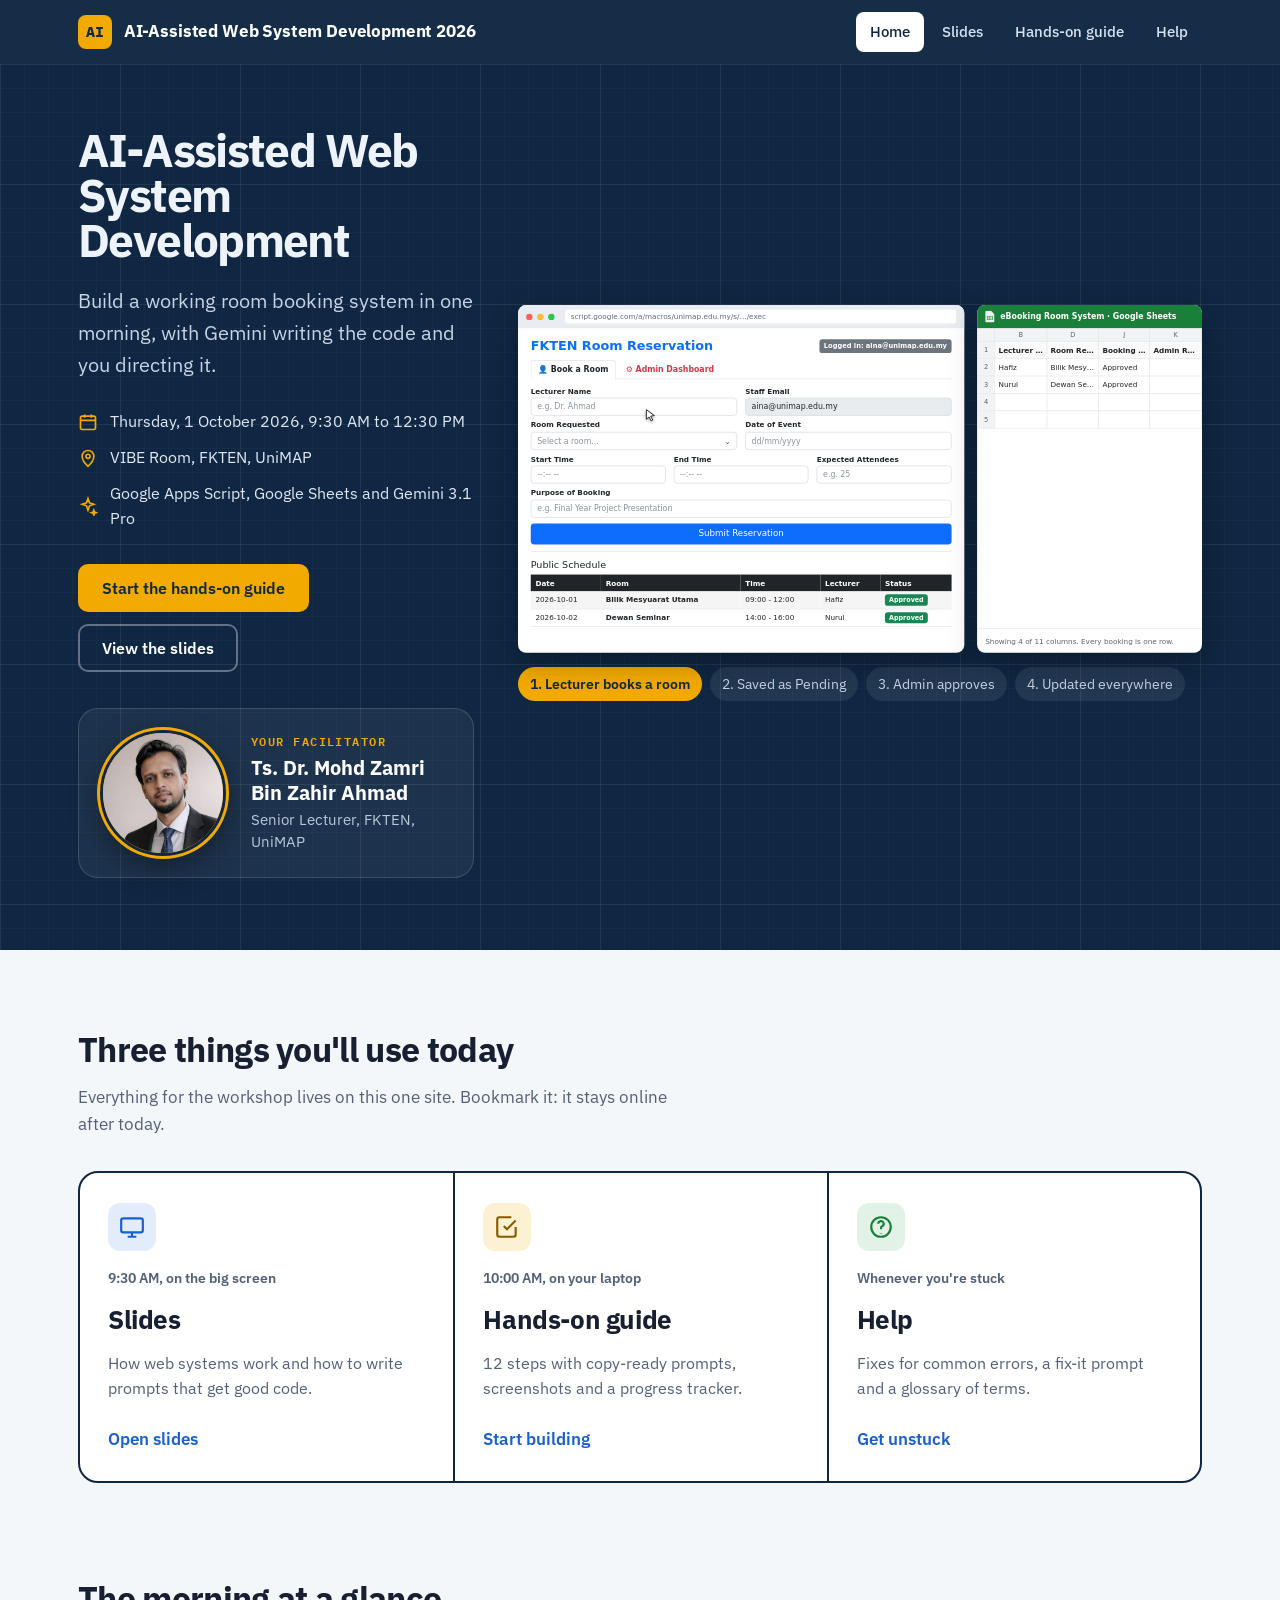
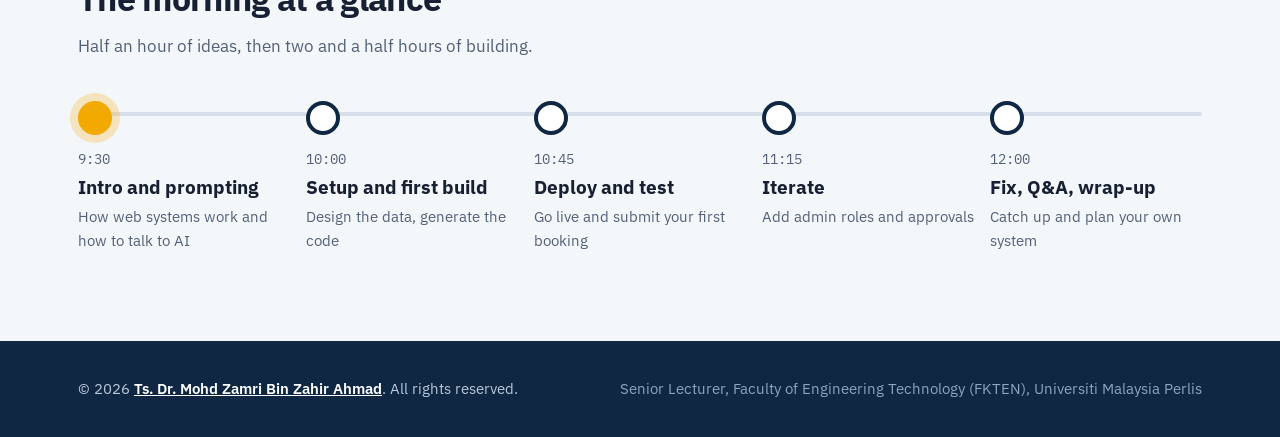
<file: index.html>
<!doctype html><html lang="en"><head>
<meta charset="utf-8">
<meta name="viewport" content="width=device-width, initial-scale=1">
<link rel="preconnect" href="https://fonts.googleapis.com"><link rel="preconnect" href="https://fonts.gstatic.com" crossorigin>
<link href="https://fonts.googleapis.com/css2?family=IBM+Plex+Mono:wght@400;500;600;700&family=IBM+Plex+Sans:wght@400;500;600;700&display=swap" rel="stylesheet">
<link rel="icon" href="data:image/svg+xml,<svg xmlns='http://www.w3.org/2000/svg' viewBox='0 0 32 32'><rect width='32' height='32' rx='7' fill='%23f2a900'/><text x='16' y='22' font-family='monospace' font-weight='700' font-size='15' text-anchor='middle' fill='%230f2742'>AI</text></svg>">
<link rel="stylesheet" href="assets/css/style.css">
<title>AI-Assisted Web System Development 2026 | FKTEN UniMAP</title>
<meta name="description" content="Hands-on workshop: build the FKTEN eBooking Room System with Google Apps Script, Google Sheets and Gemini.">
<link rel="stylesheet" href="assets/css/demo.css">
</head><body>
<header class="topbar"><div class="wrap">
<a class="brand" href="index.html"><span class="brand-mark">AI</span><span><span class="full">AI-Assisted Web System Development </span>2026</span></a>
<nav class="nav" aria-label="Main">
<a href="index.html" aria-current="page">Home</a>
<a href="slides.html">Slides</a>
<a href="guide.html">Hands-on guide</a>
<a href="help.html">Help</a>
</nav></div></header>
<main>
<section class="hero blueprint">
 <div class="wrap hero-grid">
  <div>
   <h1>AI-Assisted Web System Development</h1>
   <p class="lead">Build a working room booking system in one morning, with Gemini writing the code and you directing it.</p>
   <div class="facts">
    <div><svg width="20" height="20" viewBox="0 0 24 24" fill="none" stroke="currentColor" stroke-width="2"><rect x="3" y="5" width="18" height="16" rx="2"/><path d="M3 10h18M8 3v4M16 3v4"/></svg><span>Thursday, 1 October 2026, 9:30 AM to 12:30 PM</span></div>
    <div><svg width="20" height="20" viewBox="0 0 24 24" fill="none" stroke="currentColor" stroke-width="2"><path d="M12 22s7-6.2 7-12a7 7 0 0 0-14 0c0 5.8 7 12 7 12z"/><circle cx="12" cy="10" r="2.5"/></svg><span>VIBE Room, FKTEN, UniMAP</span></div>
    <div><svg width="20" height="20" viewBox="0 0 24 24" fill="none" stroke="currentColor" stroke-width="2"><path d="M12 3l1.8 5.2L19 10l-5.2 1.8L12 17l-1.8-5.2L5 10l5.2-1.8z"/><path d="M19 17l.8 2.2L22 20l-2.2.8L19 23l-.8-2.2L16 20l2.2-.8z"/></svg><span>Google Apps Script, Google Sheets and Gemini 3.1 Pro</span></div>
   </div>
   <div class="actions">
    <a class="btn btn-amber" href="guide.html">Start the hands-on guide</a>
    <a class="btn btn-ghost" href="slides.html">View the slides</a>
   </div>
   <div class="presenter">
    <a class="presenter-photo" href="https://zamrizahir88.github.io/cv/main.html" target="_blank" rel="noopener" tabindex="-1" aria-hidden="true"><img src="assets/img/presenter.jpg" alt="" width="400" height="400" decoding="async"></a>
    <div class="presenter-text"><span class="presenter-label">Your facilitator</span><strong><a href="https://zamrizahir88.github.io/cv/main.html" target="_blank" rel="noopener">Ts. Dr. Mohd Zamri Bin Zahir Ahmad</a></strong>Senior Lecturer, FKTEN, UniMAP</div>
   </div>
  </div>
  <div class="demo-frame">
   <div id="demo" role="img" aria-label="Animation: a lecturer books Bilik Diskusi, the booking appears as Pending in the schedule and Google Sheet, then an admin approves it and the status changes to Approved."></div>
   <div class="demo-caption" id="demo-cap"><span>1. Lecturer books a room</span><span>2. Saved as Pending</span><span>3. Admin approves</span><span>4. Updated everywhere</span></div>
  </div>
 </div>
</section>

<section class="routes"><div class="wrap">
 <h2>Three things you'll use today</h2>
 <p>Everything for the workshop lives on this one site. Bookmark it: it stays online after today.</p>
 <div class="route-track">
  <a class="route" href="slides.html">
   <div class="ico" style="background:var(--blue-soft);color:var(--blue)"><svg width="26" height="26" viewBox="0 0 24 24" fill="none" stroke="currentColor" stroke-width="2"><rect x="2" y="4" width="20" height="13" rx="2"/><path d="M8 21h8M12 17v4"/></svg></div>
   <span class="when">9:30 AM, on the big screen</span><h3>Slides</h3>
   <p>How web systems work and how to write prompts that get good code.</p>
   <span class="go">Open slides</span>
  </a>
  <a class="route" href="guide.html">
   <div class="ico" style="background:var(--amber-soft);color:var(--amber-ink)"><svg width="26" height="26" viewBox="0 0 24 24" fill="none" stroke="currentColor" stroke-width="2"><path d="M9 11l3 3 8-8"/><path d="M20 12v7a2 2 0 0 1-2 2H5a2 2 0 0 1-2-2V5a2 2 0 0 1 2-2h11"/></svg></div>
   <span class="when">10:00 AM, on your laptop</span><h3>Hands-on guide</h3>
   <p>12 steps with copy-ready prompts, screenshots and a progress tracker.</p>
   <span class="go">Start building</span>
  </a>
  <a class="route" href="help.html">
   <div class="ico" style="background:var(--green-soft);color:var(--green)"><svg width="26" height="26" viewBox="0 0 24 24" fill="none" stroke="currentColor" stroke-width="2"><circle cx="12" cy="12" r="9"/><path d="M9.5 9a2.5 2.5 0 1 1 3.5 2.3c-.6.3-1 .9-1 1.6V14M12 17.5v.5"/></svg></div>
   <span class="when">Whenever you're stuck</span><h3>Help</h3>
   <p>Fixes for common errors, a fix-it prompt and a glossary of terms.</p>
   <span class="go">Get unstuck</span>
  </a>
 </div>
</div></section>

<section class="schedule"><div class="wrap">
 <h2>The morning at a glance</h2>
 <p>Half an hour of ideas, then two and a half hours of building.</p>
 <div class="tl">
  <div class="tl-item now"><time>9:30</time><h3>Intro and prompting</h3><p>How web systems work and how to talk to AI</p></div>
  <div class="tl-item"><time>10:00</time><h3>Setup and first build</h3><p>Design the data, generate the code</p></div>
  <div class="tl-item"><time>10:45</time><h3>Deploy and test</h3><p>Go live and submit your first booking</p></div>
  <div class="tl-item"><time>11:15</time><h3>Iterate</h3><p>Add admin roles and approvals</p></div>
  <div class="tl-item"><time>12:00</time><h3>Fix, Q&amp;A, wrap-up</h3><p>Catch up and plan your own system</p></div>
 </div>
</div></section>
</main>
<footer class="footer"><div class="wrap"><div>&copy; 2026 <a href="https://zamrizahir88.github.io/cv/main.html" target="_blank" rel="noopener">Ts. Dr. Mohd Zamri Bin Zahir Ahmad</a>. All rights reserved.</div><div class="who">Senior Lecturer, Faculty of Engineering Technology (FKTEN), Universiti Malaysia Perlis</div></div></footer>
<script src="assets/js/common.js"></script>
<script src="assets/js/demo.js"></script>
<script>
(function(){
 const caps=[...document.querySelectorAll('#demo-cap span')];
 const d=mountBookingDemo(document.getElementById('demo'),{onStage:i=>caps.forEach((c,k)=>c.classList.toggle('on',k===i))});
 if(!matchMedia('(prefers-reduced-motion: reduce)').matches) d.start(); else caps[0].classList.add('on');
})();
</script>
</body></html>
</file>
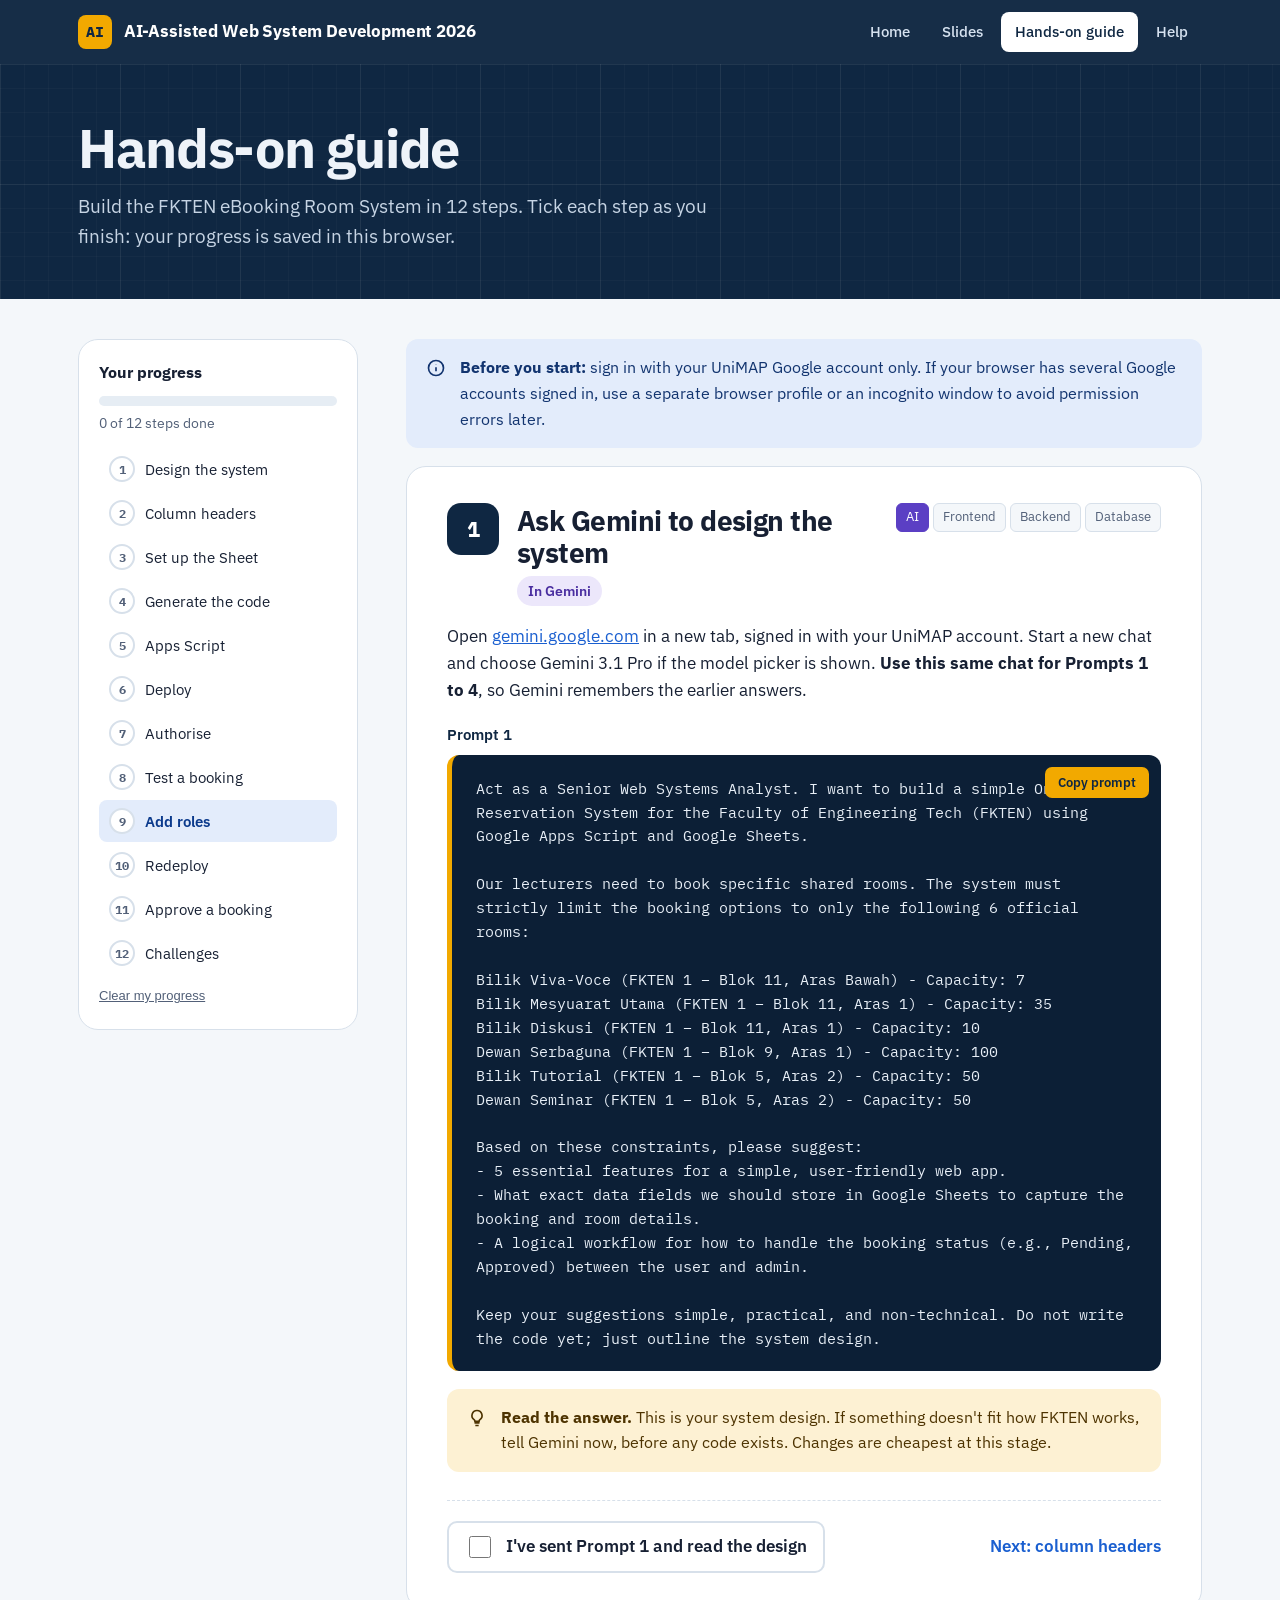
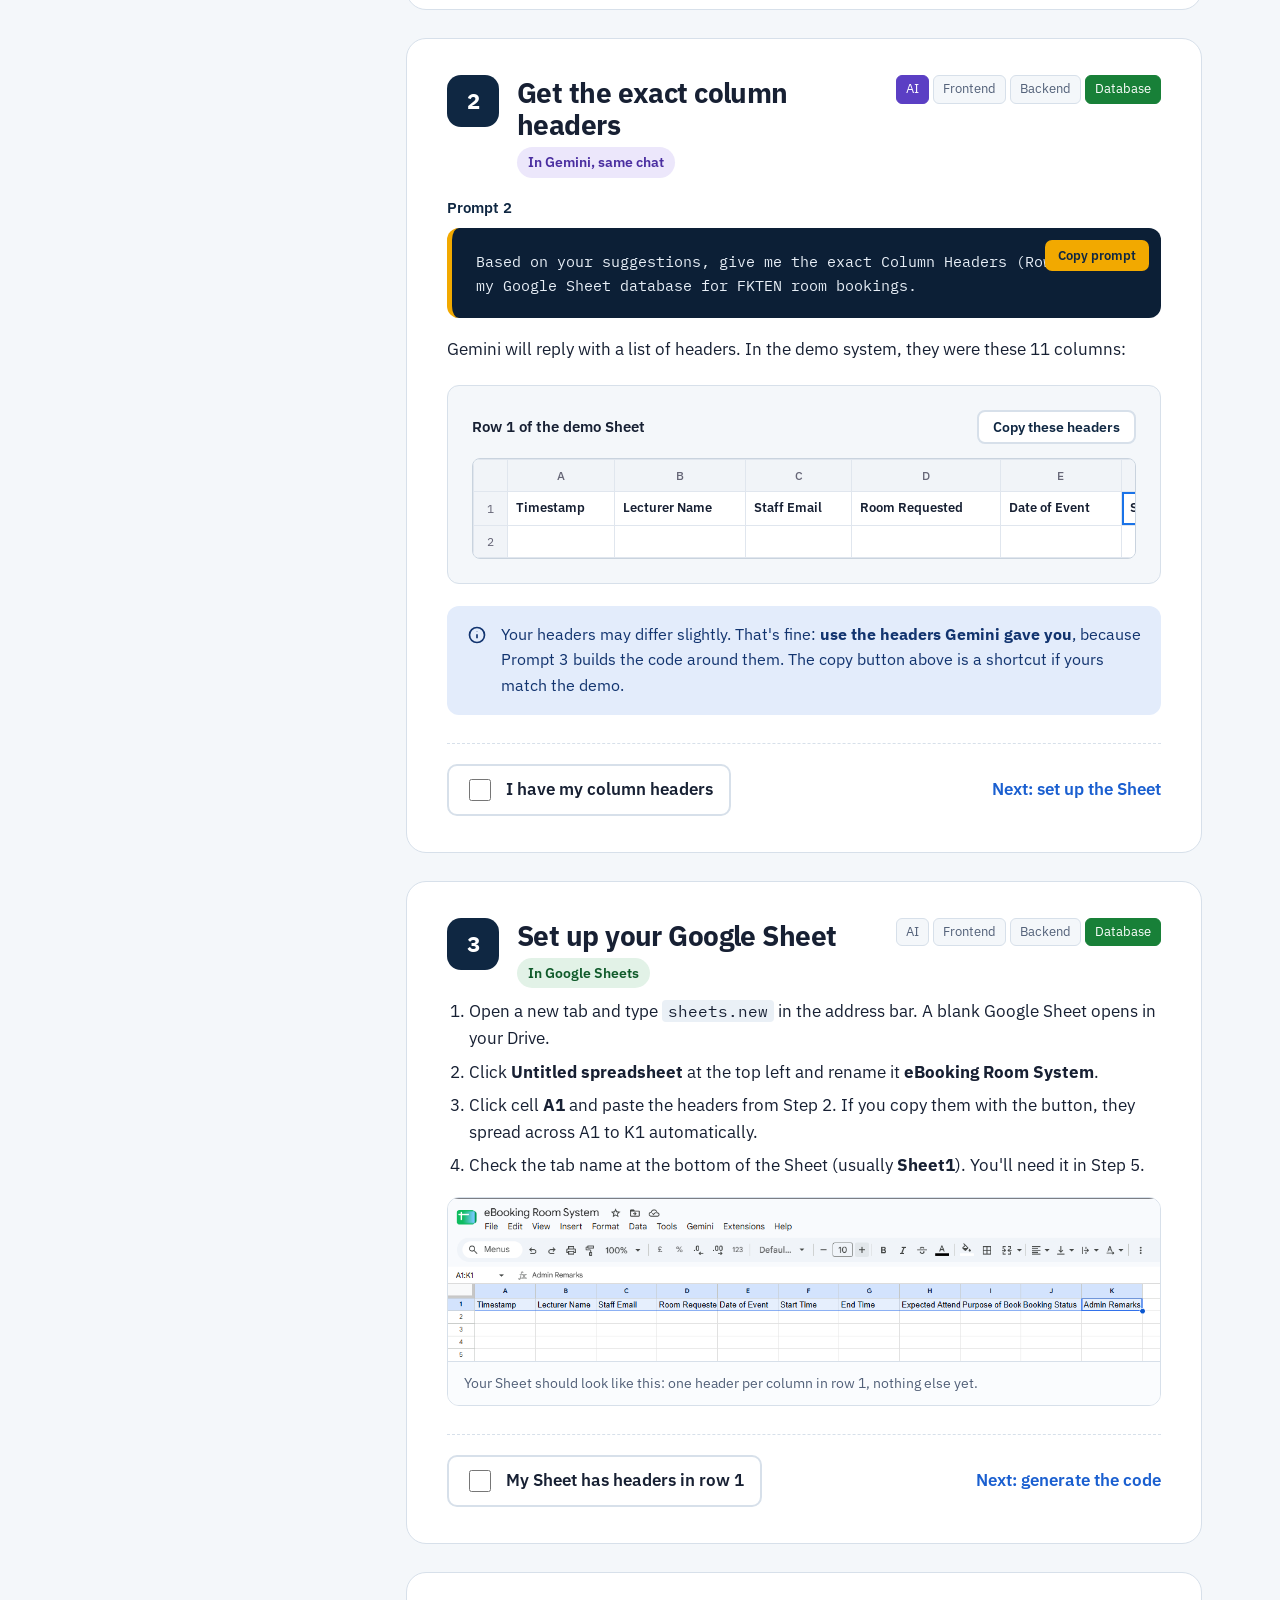
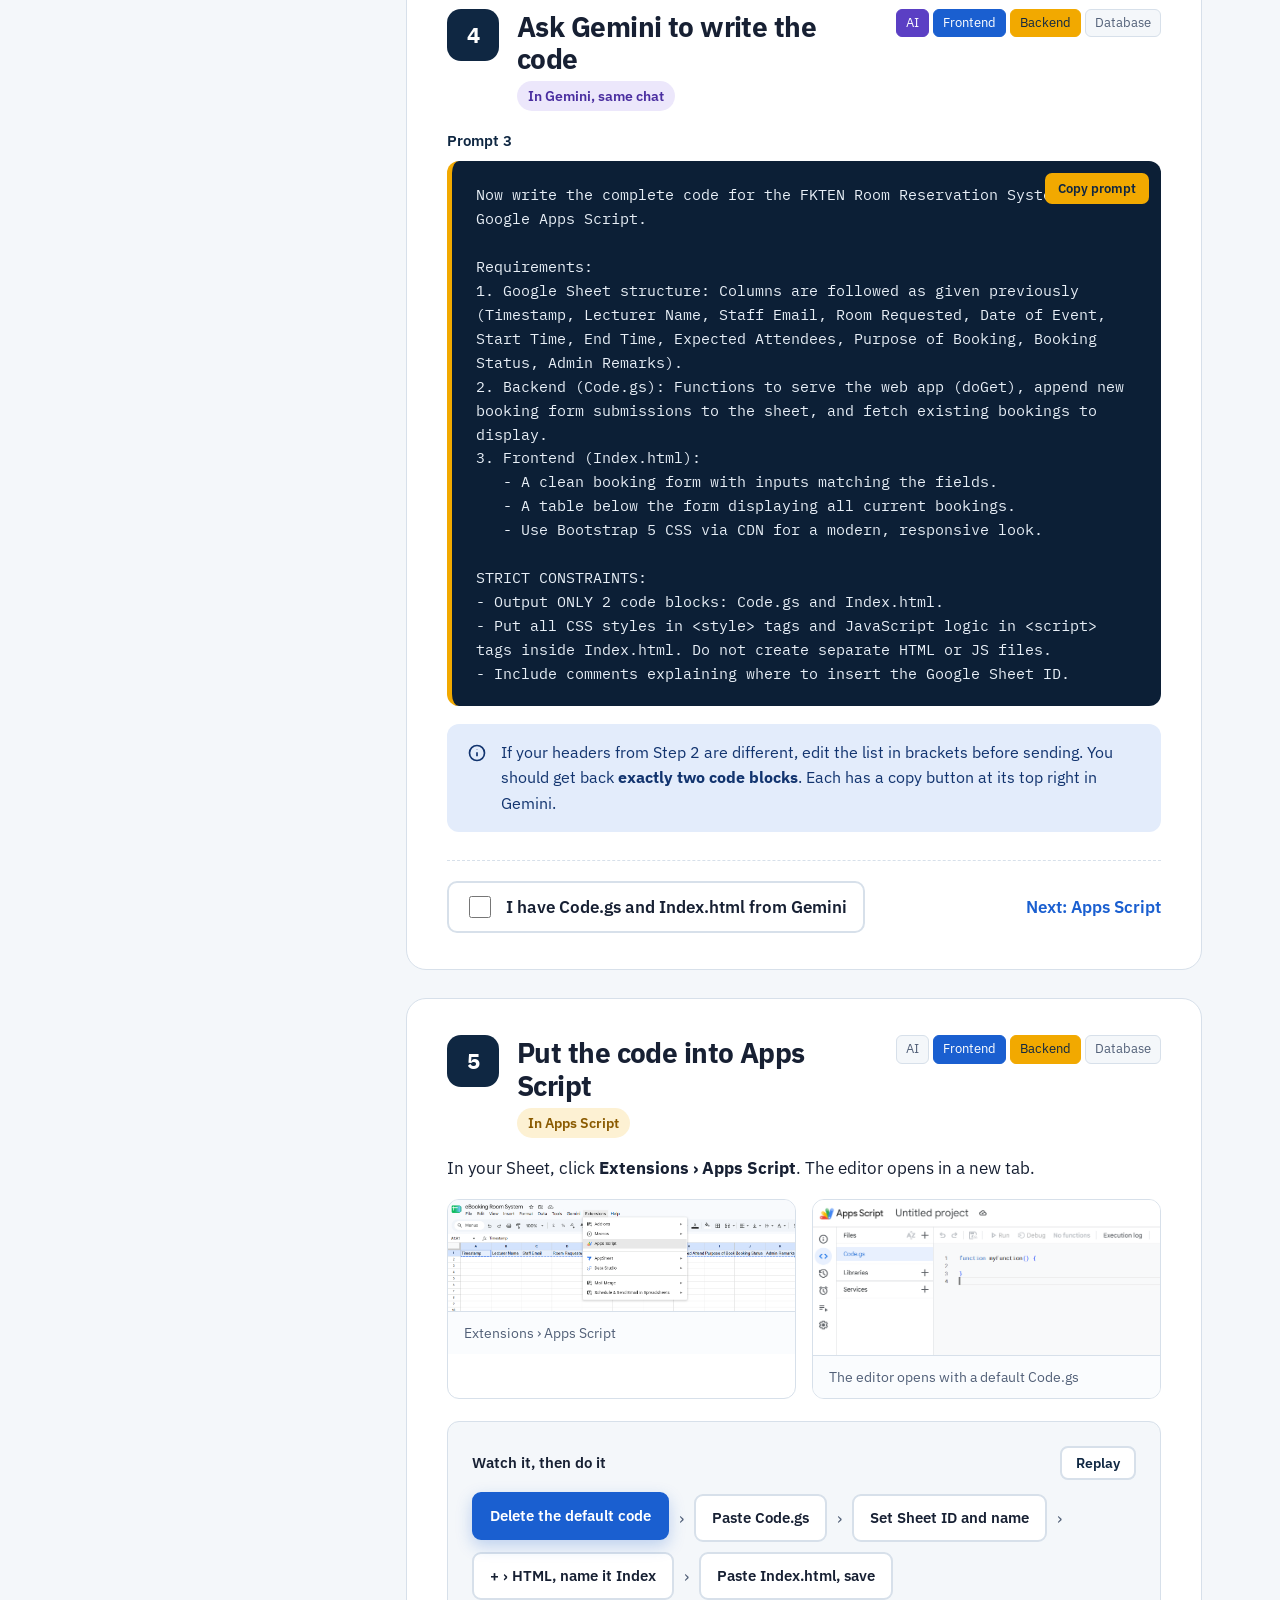
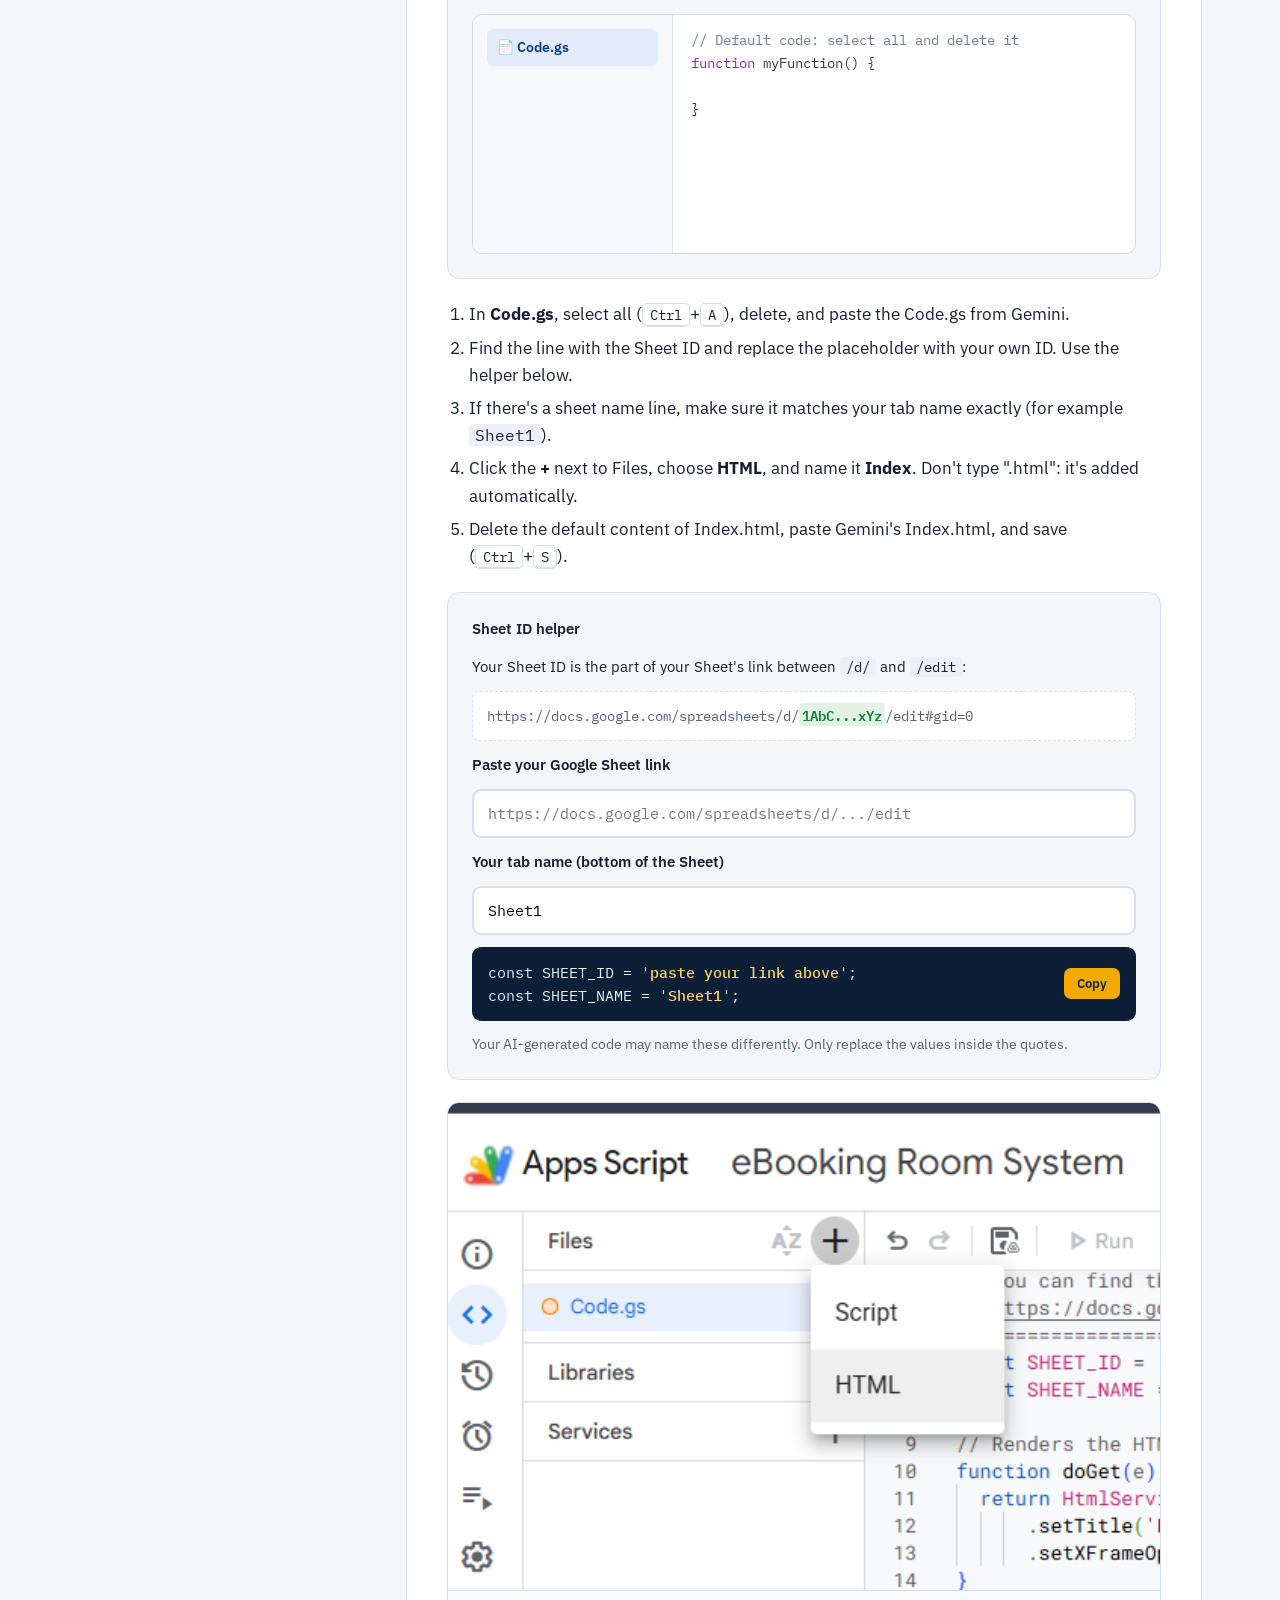
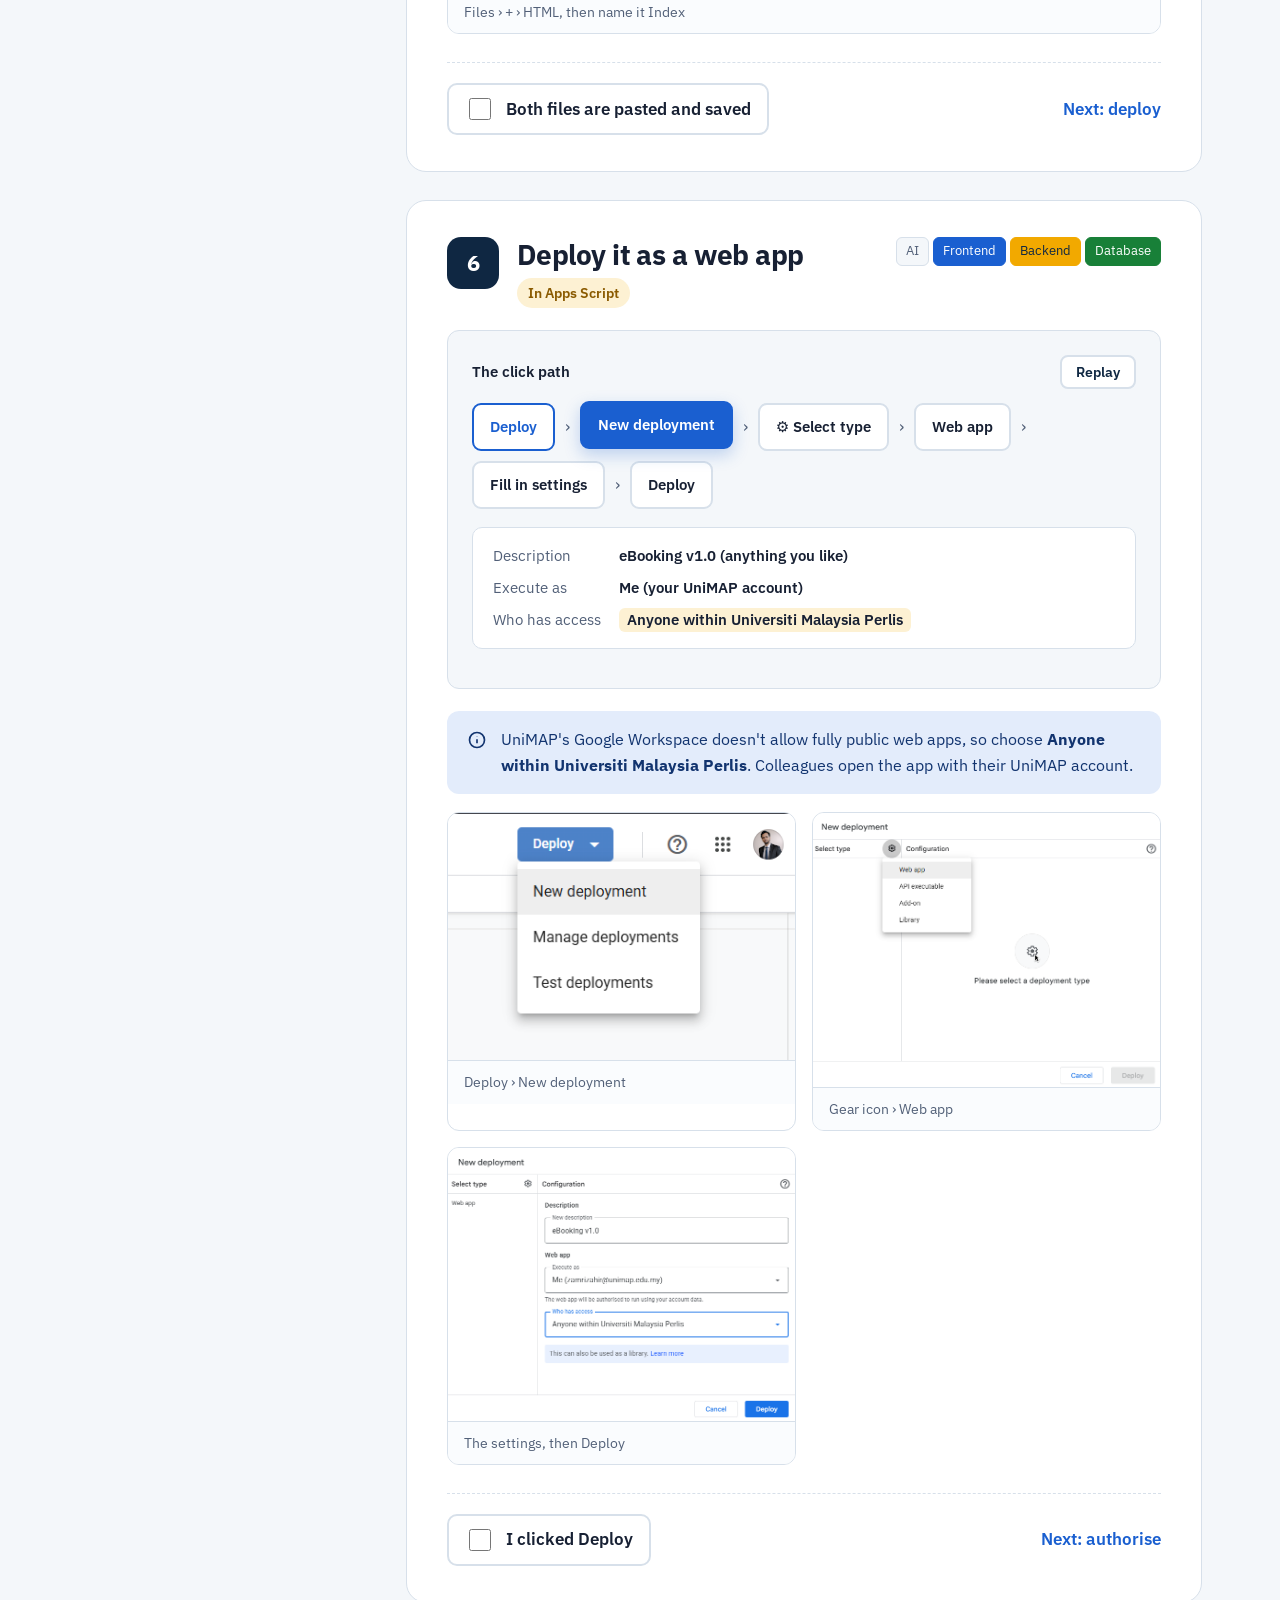
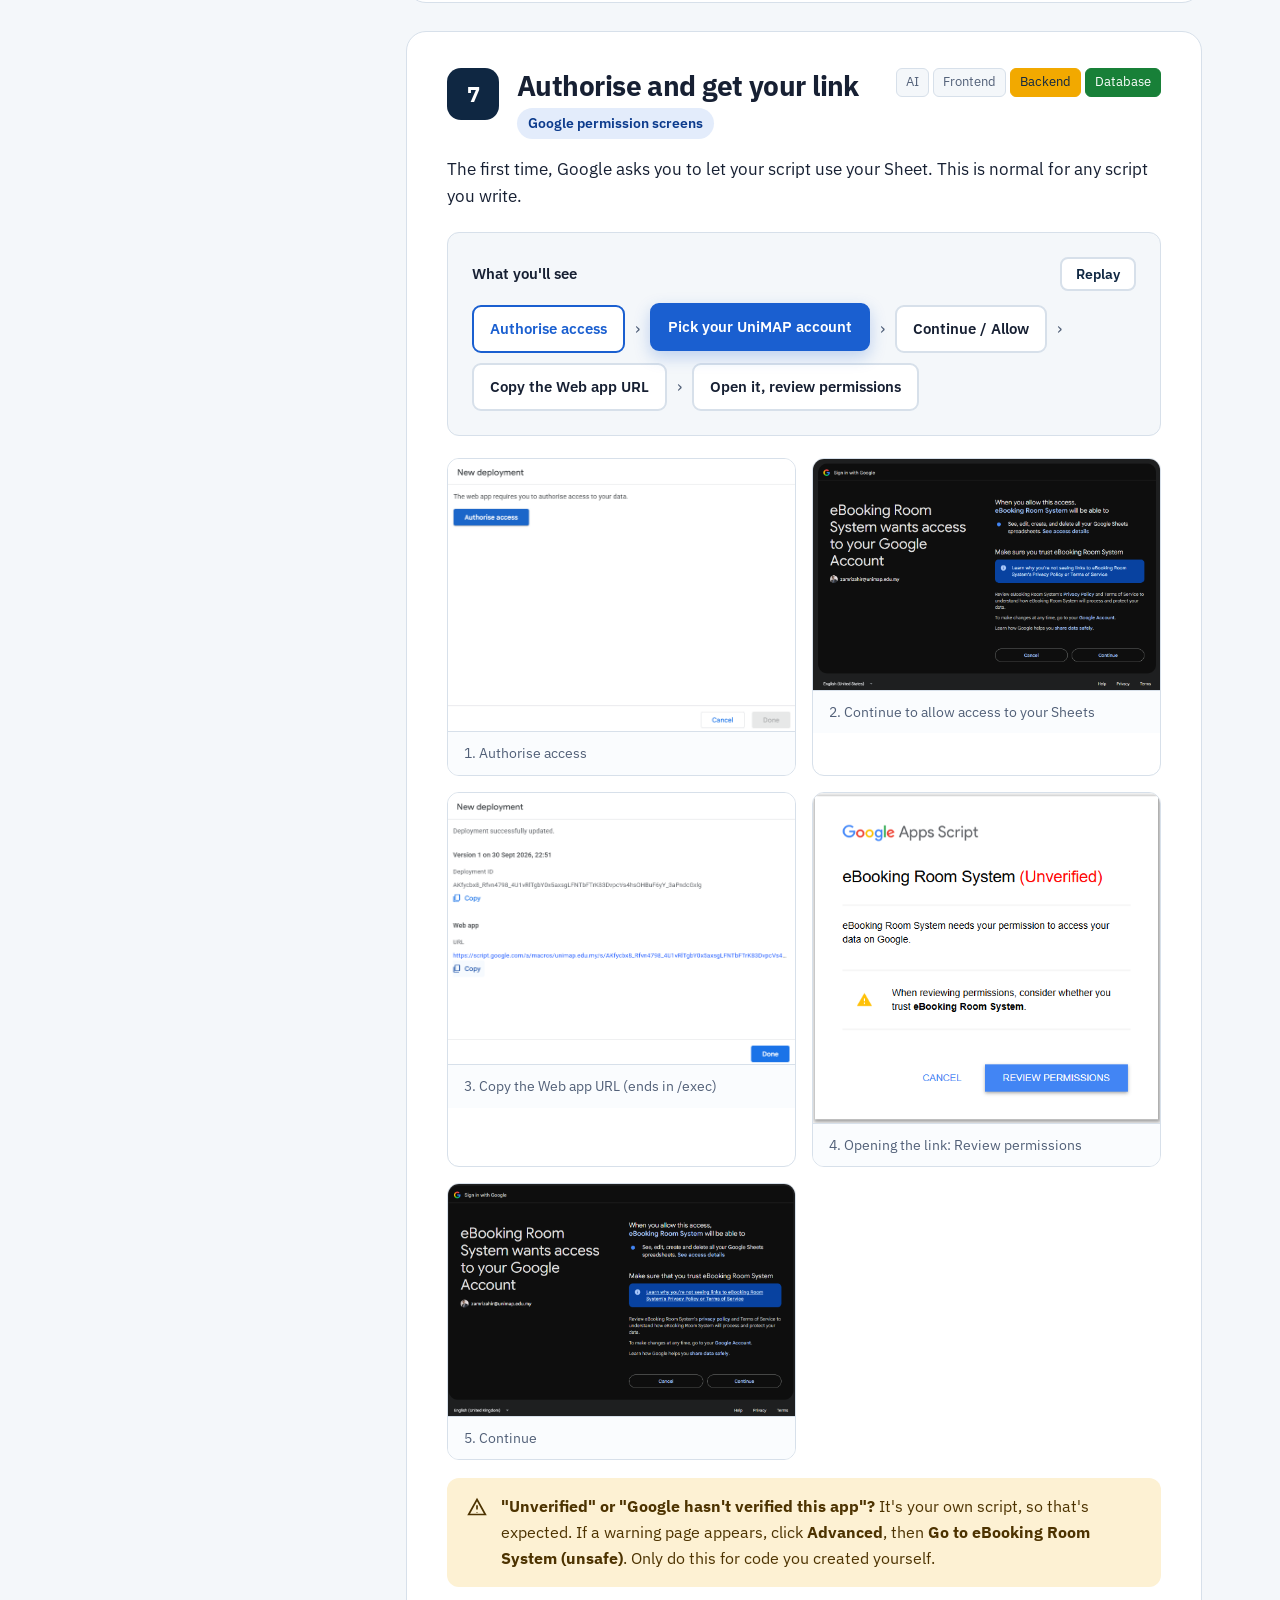
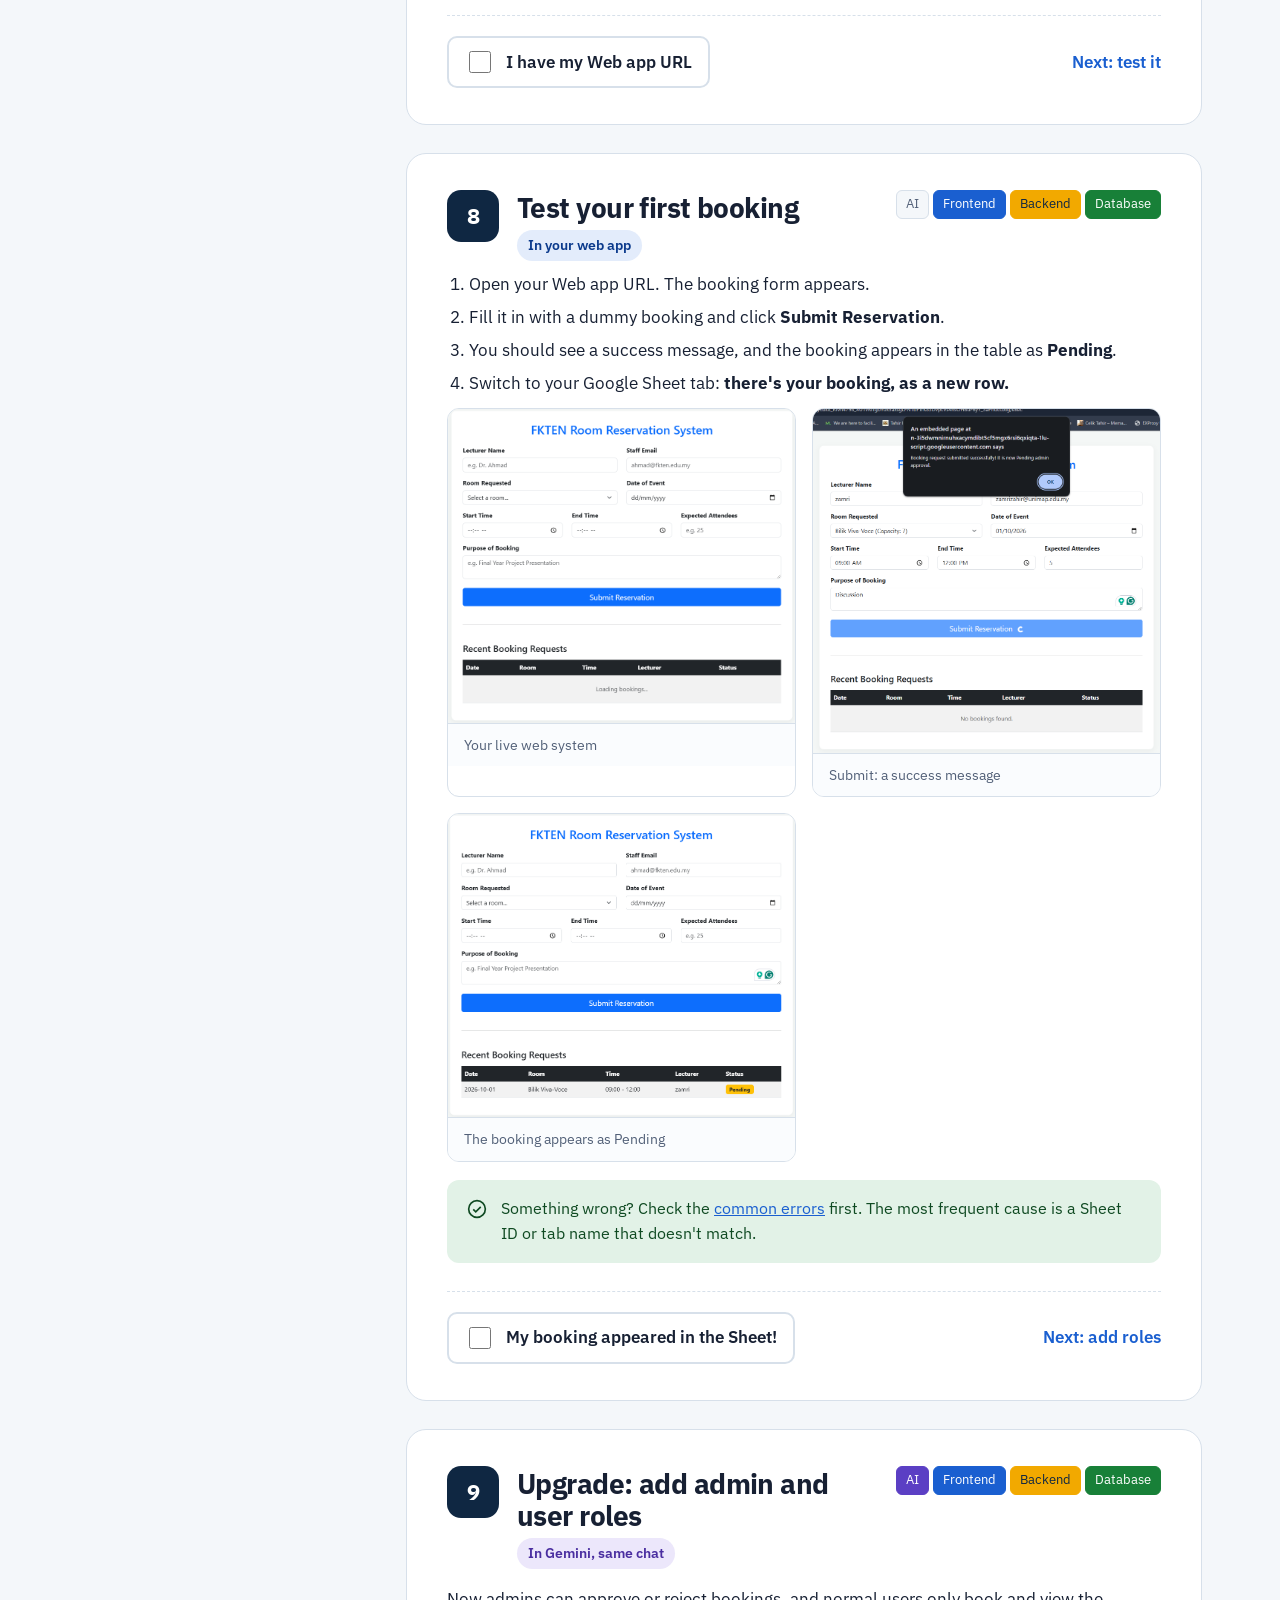
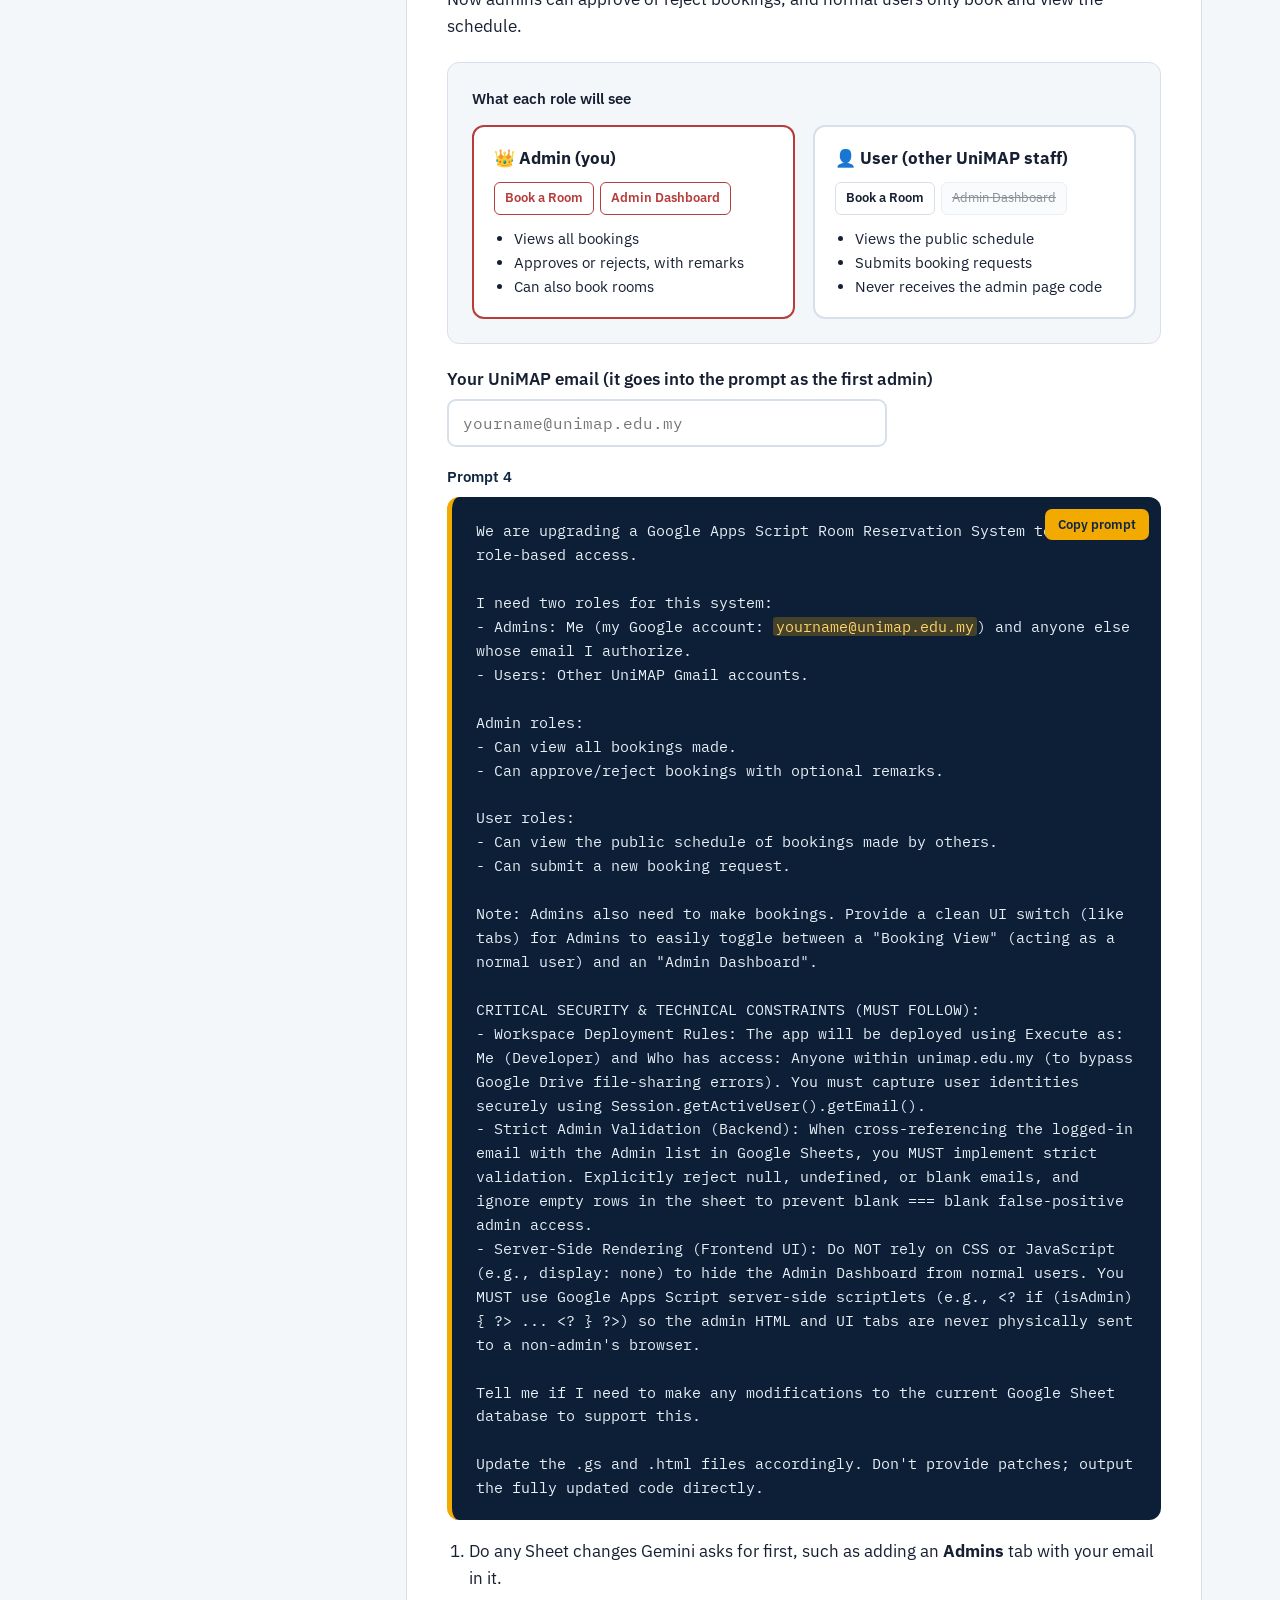
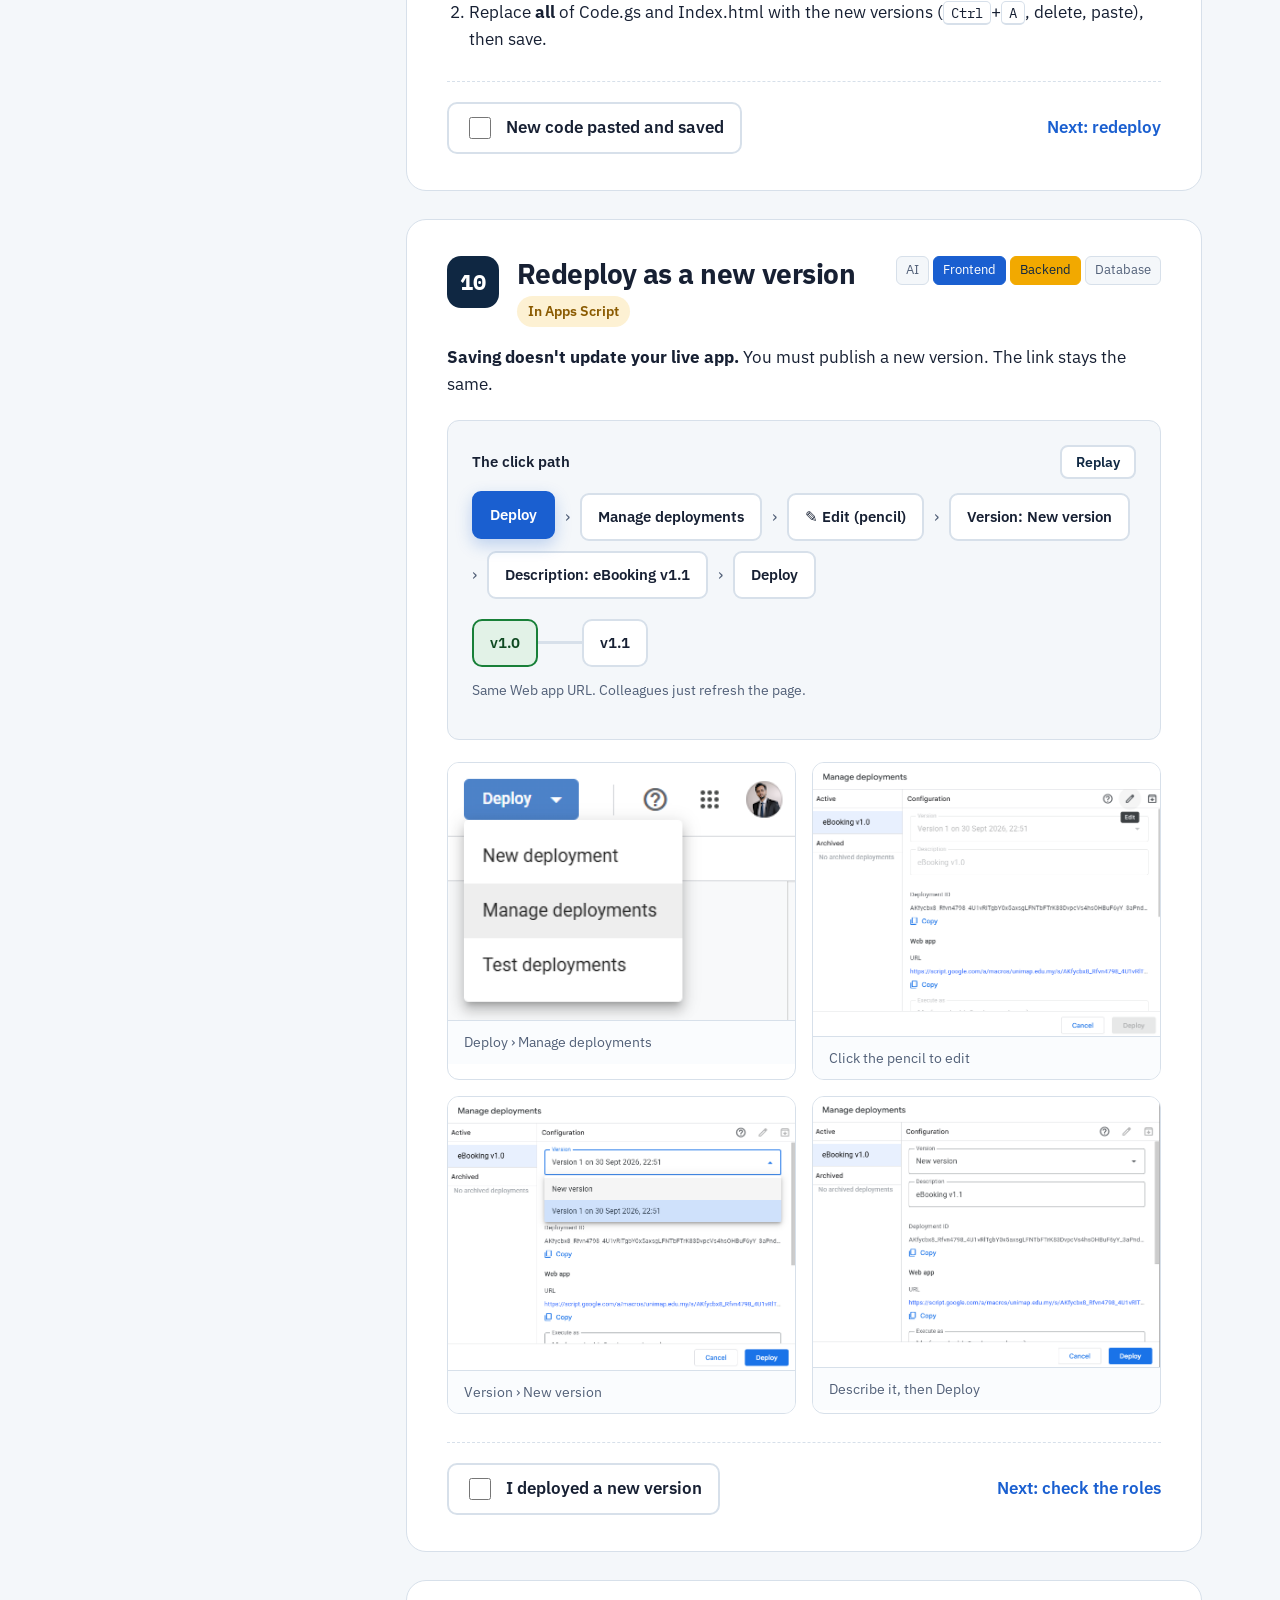
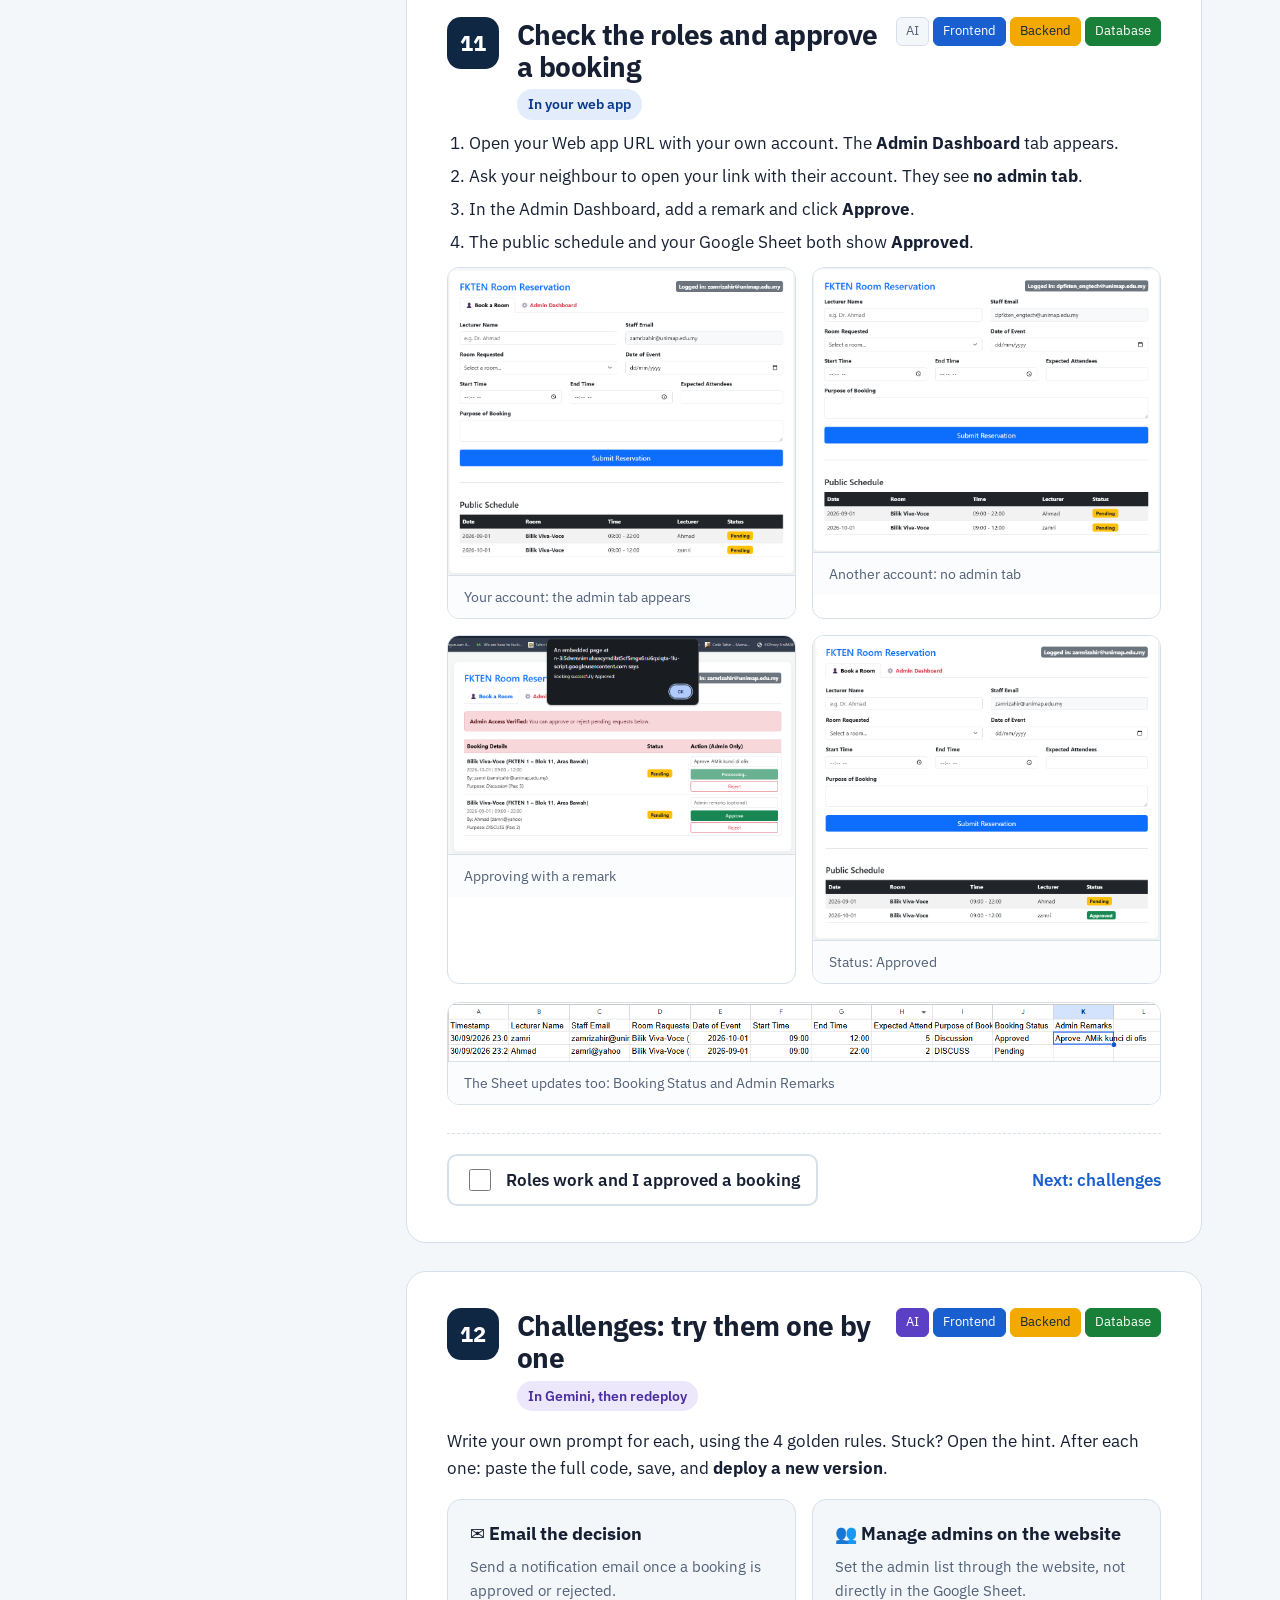
<file: guide.html>
<!doctype html><html lang="en"><head>
<meta charset="utf-8">
<meta name="viewport" content="width=device-width, initial-scale=1">
<link rel="preconnect" href="https://fonts.googleapis.com"><link rel="preconnect" href="https://fonts.gstatic.com" crossorigin>
<link href="https://fonts.googleapis.com/css2?family=IBM+Plex+Mono:wght@400;500;600;700&family=IBM+Plex+Sans:wght@400;500;600;700&display=swap" rel="stylesheet">
<link rel="icon" href="data:image/svg+xml,<svg xmlns='http://www.w3.org/2000/svg' viewBox='0 0 32 32'><rect width='32' height='32' rx='7' fill='%23f2a900'/><text x='16' y='22' font-family='monospace' font-weight='700' font-size='15' text-anchor='middle' fill='%230f2742'>AI</text></svg>">
<link rel="stylesheet" href="assets/css/style.css">
<title>Hands-on guide | AI-Assisted Web System Development 2026</title></head><body>
<header class="topbar"><div class="wrap">
<a class="brand" href="index.html"><span class="brand-mark">AI</span><span><span class="full">AI-Assisted Web System Development </span>2026</span></a>
<nav class="nav" aria-label="Main">
<a href="index.html">Home</a>
<a href="slides.html">Slides</a>
<a href="guide.html" aria-current="page">Hands-on guide</a>
<a href="help.html">Help</a>
</nav></div></header>
<main>
<section class="pagehead blueprint"><div class="wrap">
 <h1>Hands-on guide</h1>
 <p>Build the FKTEN eBooking Room System in 12 steps. Tick each step as you finish: your progress is saved in this browser.</p>
</div></section>
<div class="wrap guide-layout">
 <aside class="side" aria-label="Steps">
  <h2>Your progress</h2>
  <div class="progress"><i id="pbar"></i></div><p class="progress-txt" id="ptxt">0 of 12 steps done</p>
  <ol class="steplist" id="steplist">
   <li><a href="#step-1"><span class="n">1</span>Design the system</a></li>
   <li><a href="#step-2"><span class="n">2</span>Column headers</a></li>
   <li><a href="#step-3"><span class="n">3</span>Set up the Sheet</a></li>
   <li><a href="#step-4"><span class="n">4</span>Generate the code</a></li>
   <li><a href="#step-5"><span class="n">5</span>Apps Script</a></li>
   <li><a href="#step-6"><span class="n">6</span>Deploy</a></li>
   <li><a href="#step-7"><span class="n">7</span>Authorise</a></li>
   <li><a href="#step-8"><span class="n">8</span>Test a booking</a></li>
   <li><a href="#step-9"><span class="n">9</span>Add roles</a></li>
   <li><a href="#step-10"><span class="n">10</span>Redeploy</a></li>
   <li><a href="#step-11"><span class="n">11</span>Approve a booking</a></li>
   <li><a href="#step-12"><span class="n">12</span>Challenges</a></li>
  </ol>
  <button class="reset" id="reset">Clear my progress</button>
 </aside>
 <div>
  <div class="note note-info" style="margin-top:0"><svg width="20" height="20" viewBox="0 0 24 24" fill="none" stroke="currentColor" stroke-width="2"><circle cx="12" cy="12" r="9"/><path d="M12 8v.5M12 11v5"/></svg><p><strong>Before you start:</strong> sign in with your UniMAP Google account only. If your browser has several Google accounts signed in, use a separate browser profile or an incognito window to avoid permission errors later.</p></div>
<section class="step" id="step-1" data-step="1">
 <div class="step-top"><span class="step-num">1</span><div style="flex:1"><h2>Ask Gemini to design the system</h2><span class="where gemini">In Gemini</span></div><div class="minimap"><span class="on ai">AI</span><span>Frontend</span><span>Backend</span><span>Database</span></div></div>
 <p>Open <a href="https://gemini.google.com" target="_blank" rel="noopener">gemini.google.com</a> in a new tab, signed in with your UniMAP account. Start a new chat and choose Gemini 3.1 Pro if the model picker is shown. <strong>Use this same chat for Prompts 1 to 4</strong>, so Gemini remembers the earlier answers.</p>
 <div class="prompt-wrap"><div class="prompt-label">Prompt 1</div>
<div class="prompt" id="p1"><button class="copy" data-copy="p1">Copy prompt</button>Act as a Senior Web Systems Analyst. I want to build a simple Online Room Reservation System for the Faculty of Engineering Tech (FKTEN) using Google Apps Script and Google Sheets.

Our lecturers need to book specific shared rooms. The system must strictly limit the booking options to only the following 6 official rooms:

Bilik Viva-Voce (FKTEN 1 – Blok 11, Aras Bawah) - Capacity: 7
Bilik Mesyuarat Utama (FKTEN 1 – Blok 11, Aras 1) - Capacity: 35
Bilik Diskusi (FKTEN 1 – Blok 11, Aras 1) - Capacity: 10
Dewan Serbaguna (FKTEN 1 – Blok 9, Aras 1) - Capacity: 100
Bilik Tutorial (FKTEN 1 – Blok 5, Aras 2) - Capacity: 50
Dewan Seminar (FKTEN 1 – Blok 5, Aras 2) - Capacity: 50

Based on these constraints, please suggest:
- 5 essential features for a simple, user-friendly web app.
- What exact data fields we should store in Google Sheets to capture the booking and room details.
- A logical workflow for how to handle the booking status (e.g., Pending, Approved) between the user and admin.

Keep your suggestions simple, practical, and non-technical. Do not write the code yet; just outline the system design.</div></div>
 <div class="note note-tip"><svg width="20" height="20" viewBox="0 0 24 24" fill="none" stroke="currentColor" stroke-width="2"><path d="M9 18h6M10 21h4M12 3a6 6 0 0 0-3.5 10.9c.6.5 1 1.2 1 2V16h5v-.1c0-.8.4-1.5 1-2A6 6 0 0 0 12 3z"/></svg><p><strong>Read the answer.</strong> This is your system design. If something doesn't fit how FKTEN works, tell Gemini now, before any code exists. Changes are cheapest at this stage.</p></div>
 <div class="done-row"><label class="check"><input type="checkbox"> I've sent Prompt 1 and read the design</label><a class="next-link" href="#step-2">Next: column headers</a></div>
</section>

<section class="step" id="step-2" data-step="2">
 <div class="step-top"><span class="step-num">2</span><div style="flex:1"><h2>Get the exact column headers</h2><span class="where gemini">In Gemini, same chat</span></div><div class="minimap"><span class="on ai">AI</span><span>Frontend</span><span>Backend</span><span class="on db">Database</span></div></div>
 <div class="prompt-wrap"><div class="prompt-label">Prompt 2</div>
<div class="prompt" id="p2"><button class="copy" data-copy="p2">Copy prompt</button>Based on your suggestions, give me the exact Column Headers (Row 1) for my Google Sheet database for FKTEN room bookings.</div></div>
 <p>Gemini will reply with a list of headers. In the demo system, they were these 11 columns:</p>
 <div class="diagram"><div class="diagram-h"><span>Row 1 of the demo Sheet</span><button class="btn btn-line btn-s" data-copy="hdrs-tsv">Copy these headers</button></div>
  <div class="sheetgrid"><table><thead><tr><th></th><th>A</th><th>B</th><th>C</th><th>D</th><th>E</th><th>F</th><th>G</th><th>H</th><th>I</th><th>J</th><th>K</th></tr></thead><tbody data-hdr-anim><tr class="h"><td class="rn">1</td><td></td><td></td><td></td><td></td><td></td><td></td><td></td><td></td><td></td><td></td><td></td></tr><tr><td class="rn">2</td><td></td><td></td><td></td><td></td><td></td><td></td><td></td><td></td><td></td><td></td><td></td></tr></tbody></table></div>
  <span id="hdrs-tsv" hidden data-text="Timestamp&#9;Lecturer Name&#9;Staff Email&#9;Room Requested&#9;Date of Event&#9;Start Time&#9;End Time&#9;Expected Attendees&#9;Purpose of Booking&#9;Booking Status&#9;Admin Remarks"></span>
 </div>
 <div class="note note-info"><svg width="20" height="20" viewBox="0 0 24 24" fill="none" stroke="currentColor" stroke-width="2"><circle cx="12" cy="12" r="9"/><path d="M12 8v.5M12 11v5"/></svg><p>Your headers may differ slightly. That's fine: <strong>use the headers Gemini gave you</strong>, because Prompt 3 builds the code around them. The copy button above is a shortcut if yours match the demo.</p></div>
 <div class="done-row"><label class="check"><input type="checkbox"> I have my column headers</label><a class="next-link" href="#step-3">Next: set up the Sheet</a></div>
</section>

<section class="step" id="step-3" data-step="3">
 <div class="step-top"><span class="step-num">3</span><div style="flex:1"><h2>Set up your Google Sheet</h2><span class="where sheets">In Google Sheets</span></div><div class="minimap"><span>AI</span><span>Frontend</span><span>Backend</span><span class="on db">Database</span></div></div>
 <ol class="do">
  <li>Open a new tab and type <code>sheets.new</code> in the address bar. A blank Google Sheet opens in your Drive.</li>
  <li>Click <strong>Untitled spreadsheet</strong> at the top left and rename it <strong>eBooking Room System</strong>.</li>
  <li>Click cell <strong>A1</strong> and paste the headers from Step 2. If you copy them with the button, they spread across A1 to K1 automatically.</li>
  <li>Check the tab name at the bottom of the Sheet (usually <strong>Sheet1</strong>). You'll need it in Step 5.</li>
 </ol>
 <figure class="shot"><button aria-label="Enlarge screenshot"><img src="assets/img/sheet-headers.png" alt="Google Sheet named eBooking Room System with 11 headers in row 1" loading="lazy"></button><figcaption>Your Sheet should look like this: one header per column in row 1, nothing else yet.</figcaption></figure>
 <div class="done-row"><label class="check"><input type="checkbox"> My Sheet has headers in row 1</label><a class="next-link" href="#step-4">Next: generate the code</a></div>
</section>

<section class="step" id="step-4" data-step="4">
 <div class="step-top"><span class="step-num">4</span><div style="flex:1"><h2>Ask Gemini to write the code</h2><span class="where gemini">In Gemini, same chat</span></div><div class="minimap"><span class="on ai">AI</span><span class="on fe">Frontend</span><span class="on be">Backend</span><span>Database</span></div></div>
 <div class="prompt-wrap"><div class="prompt-label">Prompt 3</div>
<div class="prompt" id="p3"><button class="copy" data-copy="p3">Copy prompt</button>Now write the complete code for the FKTEN Room Reservation System using Google Apps Script.

Requirements:
1. Google Sheet structure: Columns are followed as given previously (Timestamp, Lecturer Name, Staff Email, Room Requested, Date of Event, Start Time, End Time, Expected Attendees, Purpose of Booking, Booking Status, Admin Remarks).
2. Backend (Code.gs): Functions to serve the web app (doGet), append new booking form submissions to the sheet, and fetch existing bookings to display.
3. Frontend (Index.html):
   - A clean booking form with inputs matching the fields.
   - A table below the form displaying all current bookings.
   - Use Bootstrap 5 CSS via CDN for a modern, responsive look.

STRICT CONSTRAINTS:
- Output ONLY 2 code blocks: Code.gs and Index.html.
- Put all CSS styles in &lt;style&gt; tags and JavaScript logic in &lt;script&gt; tags inside Index.html. Do not create separate HTML or JS files.
- Include comments explaining where to insert the Google Sheet ID.</div></div>
 <div class="note note-info"><svg width="20" height="20" viewBox="0 0 24 24" fill="none" stroke="currentColor" stroke-width="2"><circle cx="12" cy="12" r="9"/><path d="M12 8v.5M12 11v5"/></svg><p>If your headers from Step 2 are different, edit the list in brackets before sending. You should get back <strong>exactly two code blocks</strong>. Each has a copy button at its top right in Gemini.</p></div>
 <div class="done-row"><label class="check"><input type="checkbox"> I have Code.gs and Index.html from Gemini</label><a class="next-link" href="#step-5">Next: Apps Script</a></div>
</section>

<section class="step" id="step-5" data-step="5">
 <div class="step-top"><span class="step-num">5</span><div style="flex:1"><h2>Put the code into Apps Script</h2><span class="where script">In Apps Script</span></div><div class="minimap"><span>AI</span><span class="on fe">Frontend</span><span class="on be">Backend</span><span>Database</span></div></div>
 <p>In your Sheet, click <strong>Extensions › Apps Script</strong>. The editor opens in a new tab.</p>
 <div class="shots">
  <figure class="shot"><button aria-label="Enlarge screenshot"><img src="assets/img/menu-apps-script.png" alt="Extensions menu with Apps Script highlighted" loading="lazy"></button><figcaption>Extensions › Apps Script</figcaption></figure>
  <figure class="shot"><button aria-label="Enlarge screenshot"><img src="assets/img/editor-default.png" alt="Apps Script editor with the default myFunction code" loading="lazy"></button><figcaption>The editor opens with a default Code.gs</figcaption></figure>
 </div>
 <div class="diagram"><div class="diagram-h"><span>Watch it, then do it</span><button class="btn btn-line btn-s" data-ed-replay>Replay</button></div>
  <div class="clickpath" data-edsteps style="margin-bottom:14px"><span class="cp">Delete the default code</span><span class="arr">›</span><span class="cp">Paste Code.gs</span><span class="arr">›</span><span class="cp">Set Sheet ID and name</span><span class="arr">›</span><span class="cp">+ › HTML, name it Index</span><span class="arr">›</span><span class="cp">Paste Index.html, save</span></div>
  <div class="editor"><div class="files" data-edfiles><div class="sel">&#128196; Code.gs</div></div><div class="code" data-edcode></div></div>
 </div>
 <ol class="do">
  <li>In <strong>Code.gs</strong>, select all (<kbd>Ctrl</kbd>+<kbd>A</kbd>), delete, and paste the Code.gs from Gemini.</li>
  <li>Find the line with the Sheet ID and replace the placeholder with your own ID. Use the helper below.</li>
  <li>If there's a sheet name line, make sure it matches your tab name exactly (for example <code>Sheet1</code>).</li>
  <li>Click the <strong>+</strong> next to Files, choose <strong>HTML</strong>, and name it <strong>Index</strong>. Don't type ".html": it's added automatically.</li>
  <li>Delete the default content of Index.html, paste Gemini's Index.html, and save (<kbd>Ctrl</kbd>+<kbd>S</kbd>).</li>
 </ol>
 <div class="diagram"><div class="diagram-h"><span>Sheet ID helper</span></div>
  <div class="idtool">
   <p style="margin:0;font-size:15px">Your Sheet ID is the part of your Sheet's link between <code>/d/</code> and <code>/edit</code>:</p>
   <div class="url-anatomy">https://docs.google.com/spreadsheets/d/<b>1AbC...xYz</b>/edit#gid=0</div>
   <label for="sheeturl" style="font-weight:600;font-size:15px">Paste your Google Sheet link</label>
   <input id="sheeturl" type="url" placeholder="https://docs.google.com/spreadsheets/d/.../edit" autocomplete="off">
   <label for="sheetname" style="font-weight:600;font-size:15px">Your tab name (bottom of the Sheet)</label>
   <input id="sheetname" type="text" value="Sheet1" autocomplete="off">
   <div class="out"><span id="idline">const SHEET_ID = '<b>paste your link above</b>';<br>const SHEET_NAME = '<b>Sheet1</b>';</span><button class="copy" data-copy="idline">Copy</button></div>
   <p class="msg" id="idmsg" style="color:var(--muted)">Your AI-generated code may name these differently. Only replace the values inside the quotes.</p>
  </div>
 </div>
 <figure class="shot"><button aria-label="Enlarge screenshot"><img src="assets/img/add-html-file.png" alt="The plus menu next to Files, showing Script and HTML" loading="lazy"></button><figcaption>Files › + › HTML, then name it Index</figcaption></figure>
 <div class="done-row"><label class="check"><input type="checkbox"> Both files are pasted and saved</label><a class="next-link" href="#step-6">Next: deploy</a></div>
</section>

<section class="step" id="step-6" data-step="6">
 <div class="step-top"><span class="step-num">6</span><div style="flex:1"><h2>Deploy it as a web app</h2><span class="where script">In Apps Script</span></div><div class="minimap"><span>AI</span><span class="on fe">Frontend</span><span class="on be">Backend</span><span class="on db">Database</span></div></div>
 <div class="diagram"><div class="diagram-h"><span>The click path</span><button class="btn btn-line btn-s" data-cp-replay="cp6">Replay</button></div>
  <div class="clickpath" id="cp6"><span class="cp">Deploy</span><span class="arr">›</span><span class="cp">New deployment</span><span class="arr">›</span><span class="cp">&#9881; Select type</span><span class="arr">›</span><span class="cp">Web app</span><span class="arr">›</span><span class="cp">Fill in settings</span><span class="arr">›</span><span class="cp">Deploy</span></div>
  <dl class="cp-setting"><dt>Description</dt><dd>eBooking v1.0 (anything you like)</dd><dt>Execute as</dt><dd>Me (your UniMAP account)</dd><dt>Who has access</dt><dd class="hl">Anyone within Universiti Malaysia Perlis</dd></dl>
 </div>
 <div class="note note-info"><svg width="20" height="20" viewBox="0 0 24 24" fill="none" stroke="currentColor" stroke-width="2"><circle cx="12" cy="12" r="9"/><path d="M12 8v.5M12 11v5"/></svg><p>UniMAP's Google Workspace doesn't allow fully public web apps, so choose <strong>Anyone within Universiti Malaysia Perlis</strong>. Colleagues open the app with their UniMAP account.</p></div>
 <div class="shots">
  <figure class="shot"><button aria-label="Enlarge screenshot"><img src="assets/img/deploy-new.png" alt="Deploy menu with New deployment" loading="lazy"></button><figcaption>Deploy › New deployment</figcaption></figure>
  <figure class="shot"><button aria-label="Enlarge screenshot"><img src="assets/img/deploy-type-webapp.png" alt="Select type menu with Web app" loading="lazy"></button><figcaption>Gear icon › Web app</figcaption></figure>
  <figure class="shot"><button aria-label="Enlarge screenshot"><img src="assets/img/deploy-settings.png" alt="Deployment settings: description, execute as me, access within Universiti Malaysia Perlis" loading="lazy"></button><figcaption>The settings, then Deploy</figcaption></figure>
 </div>
 <div class="done-row"><label class="check"><input type="checkbox"> I clicked Deploy</label><a class="next-link" href="#step-7">Next: authorise</a></div>
</section>

<section class="step" id="step-7" data-step="7">
 <div class="step-top"><span class="step-num">7</span><div style="flex:1"><h2>Authorise and get your link</h2><span class="where browser">Google permission screens</span></div><div class="minimap"><span>AI</span><span>Frontend</span><span class="on be">Backend</span><span class="on db">Database</span></div></div>
 <p>The first time, Google asks you to let your script use your Sheet. This is normal for any script you write.</p>
 <div class="diagram"><div class="diagram-h"><span>What you'll see</span><button class="btn btn-line btn-s" data-cp-replay="cp7">Replay</button></div>
  <div class="clickpath" id="cp7"><span class="cp">Authorise access</span><span class="arr">›</span><span class="cp">Pick your UniMAP account</span><span class="arr">›</span><span class="cp">Continue / Allow</span><span class="arr">›</span><span class="cp">Copy the Web app URL</span><span class="arr">›</span><span class="cp">Open it, review permissions</span></div>
 </div>
 <div class="shots">
  <figure class="shot"><button aria-label="Enlarge screenshot"><img src="assets/img/authorise-access.png" alt="The web app requires you to authorise access" loading="lazy"></button><figcaption>1. Authorise access</figcaption></figure>
  <figure class="shot"><button aria-label="Enlarge screenshot"><img src="assets/img/google-allow.png" alt="eBooking Room System wants access to your Google Account" loading="lazy"></button><figcaption>2. Continue to allow access to your Sheets</figcaption></figure>
  <figure class="shot"><button aria-label="Enlarge screenshot"><img src="assets/img/deploy-success-url.png" alt="Deployment successfully updated, with the web app URL" loading="lazy"></button><figcaption>3. Copy the Web app URL (ends in /exec)</figcaption></figure>
  <figure class="shot"><button aria-label="Enlarge screenshot"><img src="assets/img/review-permissions.png" alt="eBooking Room System (Unverified) with Review permissions button" loading="lazy"></button><figcaption>4. Opening the link: Review permissions</figcaption></figure>
  <figure class="shot"><button aria-label="Enlarge screenshot"><img src="assets/img/google-allow-2.png" alt="Access request screen with Continue button" loading="lazy"></button><figcaption>5. Continue</figcaption></figure>
 </div>
 <div class="note note-tip"><svg width="20" height="20" viewBox="0 0 24 24" fill="none" stroke="currentColor" stroke-width="2"><path d="M12 3l10 18H2z"/><path d="M12 10v5M12 18v.5"/></svg><p><strong>"Unverified" or "Google hasn't verified this app"?</strong> It's your own script, so that's expected. If a warning page appears, click <strong>Advanced</strong>, then <strong>Go to eBooking Room System (unsafe)</strong>. Only do this for code you created yourself.</p></div>
 <div class="done-row"><label class="check"><input type="checkbox"> I have my Web app URL</label><a class="next-link" href="#step-8">Next: test it</a></div>
</section>

<section class="step" id="step-8" data-step="8">
 <div class="step-top"><span class="step-num">8</span><div style="flex:1"><h2>Test your first booking</h2><span class="where browser">In your web app</span></div><div class="minimap"><span>AI</span><span class="on fe">Frontend</span><span class="on be">Backend</span><span class="on db">Database</span></div></div>
 <ol class="do">
  <li>Open your Web app URL. The booking form appears.</li>
  <li>Fill it in with a dummy booking and click <strong>Submit Reservation</strong>.</li>
  <li>You should see a success message, and the booking appears in the table as <strong>Pending</strong>.</li>
  <li>Switch to your Google Sheet tab: <strong>there's your booking, as a new row.</strong></li>
 </ol>
 <div class="shots">
  <figure class="shot"><button aria-label="Enlarge screenshot"><img src="assets/img/app-first-load.png" alt="The FKTEN Room Reservation System form, freshly loaded" loading="lazy"></button><figcaption>Your live web system</figcaption></figure>
  <figure class="shot"><button aria-label="Enlarge screenshot"><img src="assets/img/app-submitted.png" alt="Booking request submitted successfully, now Pending admin approval" loading="lazy"></button><figcaption>Submit: a success message</figcaption></figure>
  <figure class="shot"><button aria-label="Enlarge screenshot"><img src="assets/img/app-pending-row.png" alt="Recent booking requests table showing one Pending booking" loading="lazy"></button><figcaption>The booking appears as Pending</figcaption></figure>
 </div>
 <div class="note note-ok"><svg width="20" height="20" viewBox="0 0 24 24" fill="none" stroke="currentColor" stroke-width="2"><circle cx="12" cy="12" r="10"/><path d="M7.5 12.5l3 3 6-6"/></svg><p>Something wrong? Check the <a href="help.html#errors">common errors</a> first. The most frequent cause is a Sheet ID or tab name that doesn't match.</p></div>
 <div class="done-row"><label class="check"><input type="checkbox" data-celebrate> My booking appeared in the Sheet!</label><a class="next-link" href="#step-9">Next: add roles</a></div>
</section>

<section class="step" id="step-9" data-step="9">
 <div class="step-top"><span class="step-num">9</span><div style="flex:1"><h2>Upgrade: add admin and user roles</h2><span class="where gemini">In Gemini, same chat</span></div><div class="minimap"><span class="on ai">AI</span><span class="on fe">Frontend</span><span class="on be">Backend</span><span class="on db">Database</span></div></div>
 <p>Now admins can approve or reject bookings, and normal users only book and view the schedule.</p>
 <div class="diagram"><div class="diagram-h"><span>What each role will see</span></div>
  <div class="roles">
   <div class="role admin"><h4>&#128081; Admin (you)</h4><div class="tabs"><span class="a">Book a Room</span><span class="a">Admin Dashboard</span></div><ul><li>Views all bookings</li><li>Approves or rejects, with remarks</li><li>Can also book rooms</li></ul></div>
   <div class="role"><h4>&#128100; User (other UniMAP staff)</h4><div class="tabs"><span class="a" style="border-color:var(--line);color:var(--text)">Book a Room</span><span class="x">Admin Dashboard</span></div><ul><li>Views the public schedule</li><li>Submits booking requests</li><li>Never receives the admin page code</li></ul></div>
  </div>
 </div>
 <label for="myemail" style="font-weight:600;display:block;margin-top:18px">Your UniMAP email (it goes into the prompt as the first admin)</label>
 <input id="myemail" type="email" placeholder="yourname@unimap.edu.my" autocomplete="email" style="font:16px var(--mono);padding:12px 14px;border:2px solid var(--line);border-radius:9px;width:100%;max-width:440px;margin-top:6px">
 <div class="prompt-wrap"><div class="prompt-label">Prompt 4</div>
<div class="prompt" id="p4"><button class="copy" data-copy="p4">Copy prompt</button>We are upgrading a Google Apps Script Room Reservation System to include role-based access.

I need two roles for this system:
- Admins: Me (my Google account: <mark data-email>yourname@unimap.edu.my</mark>) and anyone else whose email I authorize.
- Users: Other UniMAP Gmail accounts.

Admin roles:
- Can view all bookings made.
- Can approve/reject bookings with optional remarks.

User roles:
- Can view the public schedule of bookings made by others.
- Can submit a new booking request.

Note: Admins also need to make bookings. Provide a clean UI switch (like tabs) for Admins to easily toggle between a "Booking View" (acting as a normal user) and an "Admin Dashboard".

CRITICAL SECURITY &amp; TECHNICAL CONSTRAINTS (MUST FOLLOW):
- Workspace Deployment Rules: The app will be deployed using Execute as: Me (Developer) and Who has access: Anyone within unimap.edu.my (to bypass Google Drive file-sharing errors). You must capture user identities securely using Session.getActiveUser().getEmail().
- Strict Admin Validation (Backend): When cross-referencing the logged-in email with the Admin list in Google Sheets, you MUST implement strict validation. Explicitly reject null, undefined, or blank emails, and ignore empty rows in the sheet to prevent blank === blank false-positive admin access.
- Server-Side Rendering (Frontend UI): Do NOT rely on CSS or JavaScript (e.g., display: none) to hide the Admin Dashboard from normal users. You MUST use Google Apps Script server-side scriptlets (e.g., &lt;? if (isAdmin) { ?&gt; ... &lt;? } ?&gt;) so the admin HTML and UI tabs are never physically sent to a non-admin's browser.

Tell me if I need to make any modifications to the current Google Sheet database to support this.

Update the .gs and .html files accordingly. Don't provide patches; output the fully updated code directly.</div></div>
 <ol class="do">
  <li>Do any Sheet changes Gemini asks for first, such as adding an <strong>Admins</strong> tab with your email in it.</li>
  <li>Replace <strong>all</strong> of Code.gs and Index.html with the new versions (<kbd>Ctrl</kbd>+<kbd>A</kbd>, delete, paste), then save.</li>
 </ol>
 <div class="done-row"><label class="check"><input type="checkbox"> New code pasted and saved</label><a class="next-link" href="#step-10">Next: redeploy</a></div>
</section>

<section class="step" id="step-10" data-step="10">
 <div class="step-top"><span class="step-num">10</span><div style="flex:1"><h2>Redeploy as a new version</h2><span class="where script">In Apps Script</span></div><div class="minimap"><span>AI</span><span class="on fe">Frontend</span><span class="on be">Backend</span><span>Database</span></div></div>
 <p><strong>Saving doesn't update your live app.</strong> You must publish a new version. The link stays the same.</p>
 <div class="diagram"><div class="diagram-h"><span>The click path</span><button class="btn btn-line btn-s" data-cp-replay="cp10">Replay</button></div>
  <div class="clickpath" id="cp10"><span class="cp">Deploy</span><span class="arr">›</span><span class="cp">Manage deployments</span><span class="arr">›</span><span class="cp">&#9998; Edit (pencil)</span><span class="arr">›</span><span class="cp">Version: New version</span><span class="arr">›</span><span class="cp">Description: eBooking v1.1</span><span class="arr">›</span><span class="cp">Deploy</span></div>
  <div style="margin-top:20px"><div class="vt" id="vt"><span class="v">v1.0</span><span class="ln"></span><span class="v">v1.1</span></div><p class="vt-url">Same Web app URL. Colleagues just refresh the page.</p></div>
 </div>
 <div class="shots">
  <figure class="shot"><button aria-label="Enlarge screenshot"><img src="assets/img/deploy-manage.png" alt="Deploy menu with Manage deployments" loading="lazy"></button><figcaption>Deploy › Manage deployments</figcaption></figure>
  <figure class="shot"><button aria-label="Enlarge screenshot"><img src="assets/img/manage-edit-pencil.png" alt="Manage deployments with the Edit pencil icon" loading="lazy"></button><figcaption>Click the pencil to edit</figcaption></figure>
  <figure class="shot"><button aria-label="Enlarge screenshot"><img src="assets/img/manage-new-version.png" alt="Version dropdown with New version" loading="lazy"></button><figcaption>Version › New version</figcaption></figure>
  <figure class="shot"><button aria-label="Enlarge screenshot"><img src="assets/img/manage-deploy-v11.png" alt="New version with description eBooking v1.1 and Deploy button" loading="lazy"></button><figcaption>Describe it, then Deploy</figcaption></figure>
 </div>
 <div class="done-row"><label class="check"><input type="checkbox"> I deployed a new version</label><a class="next-link" href="#step-11">Next: check the roles</a></div>
</section>

<section class="step" id="step-11" data-step="11">
 <div class="step-top"><span class="step-num">11</span><div style="flex:1"><h2>Check the roles and approve a booking</h2><span class="where browser">In your web app</span></div><div class="minimap"><span>AI</span><span class="on fe">Frontend</span><span class="on be">Backend</span><span class="on db">Database</span></div></div>
 <ol class="do">
  <li>Open your Web app URL with your own account. The <strong>Admin Dashboard</strong> tab appears.</li>
  <li>Ask your neighbour to open your link with their account. They see <strong>no admin tab</strong>.</li>
  <li>In the Admin Dashboard, add a remark and click <strong>Approve</strong>.</li>
  <li>The public schedule and your Google Sheet both show <strong>Approved</strong>.</li>
 </ol>
 <div class="shots">
  <figure class="shot"><button aria-label="Enlarge screenshot"><img src="assets/img/roles-admin-view.png" alt="Admin view with Book a Room and Admin Dashboard tabs" loading="lazy"></button><figcaption>Your account: the admin tab appears</figcaption></figure>
  <figure class="shot"><button aria-label="Enlarge screenshot"><img src="assets/img/roles-user-view.png" alt="User view with no admin tab" loading="lazy"></button><figcaption>Another account: no admin tab</figcaption></figure>
  <figure class="shot"><button aria-label="Enlarge screenshot"><img src="assets/img/admin-approve.png" alt="Admin dashboard approving a pending booking with remarks" loading="lazy"></button><figcaption>Approving with a remark</figcaption></figure>
  <figure class="shot"><button aria-label="Enlarge screenshot"><img src="assets/img/status-approved.png" alt="Public schedule showing Approved status" loading="lazy"></button><figcaption>Status: Approved</figcaption></figure>
 </div>
 <figure class="shot"><button aria-label="Enlarge screenshot"><img src="assets/img/sheet-updated.png" alt="Google Sheet row with Booking Status Approved and admin remarks" loading="lazy"></button><figcaption>The Sheet updates too: Booking Status and Admin Remarks</figcaption></figure>
 <div class="done-row"><label class="check"><input type="checkbox" data-celebrate> Roles work and I approved a booking</label><a class="next-link" href="#step-12">Next: challenges</a></div>
</section>

<section class="step" id="step-12" data-step="12">
 <div class="step-top"><span class="step-num">12</span><div style="flex:1"><h2>Challenges: try them one by one</h2><span class="where gemini">In Gemini, then redeploy</span></div><div class="minimap"><span class="on ai">AI</span><span class="on fe">Frontend</span><span class="on be">Backend</span><span class="on db">Database</span></div></div>
 <p>Write your own prompt for each, using the 4 golden rules. Stuck? Open the hint. After each one: paste the full code, save, and <strong>deploy a new version</strong>.</p>
 <div class="challenges">
  <div class="chal"><h4>&#9993;&#65039; Email the decision</h4><p>Send a notification email once a booking is approved or rejected.</p><details><summary>Need a hint?</summary><div class="prompt" id="c1"><button class="copy" data-copy="c1">Copy</button>Update the system so that when an admin approves or rejects a booking, the lecturer automatically receives an email with the decision, room, date, time and admin remarks. Output the fully updated Code.gs and Index.html. Don't provide patches.</div></details></div>
  <div class="chal"><h4>&#128101; Manage admins on the website</h4><p>Set the admin list through the website, not directly in the Google Sheet.</p><details><summary>Need a hint?</summary><div class="prompt" id="c2"><button class="copy" data-copy="c2">Copy</button>Add a "Manage Admins" section inside the Admin Dashboard where admins can add or remove admin emails. Store the list in the admin sheet. Only admins can see or use it, using server-side scriptlets and server-side checks. Only accept emails ending in @unimap.edu.my. Output the fully updated Code.gs and Index.html. Don't provide patches.</div></details></div>
  <div class="chal"><h4>&#128683; Prevent clashing bookings</h4><p>Stop two bookings for the same room at overlapping times.</p><details><summary>Need a hint?</summary><div class="prompt" id="c3"><button class="copy" data-copy="c3">Copy</button>Before saving a new booking, check for any Pending or Approved booking in the same room on the same date with an overlapping time. If there is a clash, do not save it, and show a clear message naming the conflicting booking. Do this check in Code.gs on the server, not only in the browser. Output the fully updated Code.gs and Index.html. Don't provide patches.</div></details></div>
  <div class="chal"><h4>&#128197; Show room availability</h4><p>Show which time slots are taken before a lecturer books.</p><details><summary>Need a hint?</summary><div class="prompt" id="c4"><button class="copy" data-copy="c4">Copy</button>When a lecturer selects a room and a date in the booking form, show the time slots already taken (Pending and Approved) for that room on that date, so they can choose a free slot. Update it automatically when the room or date changes. Output the fully updated Code.gs and Index.html. Don't provide patches.</div></details></div>
 </div>
 <div class="done-row"><label class="check"><input type="checkbox" data-celebrate> I finished at least one challenge</label><a class="next-link" href="help.html#next">What's next?</a></div>
</section>
 </div>
</div>
</main>
<footer class="footer"><div class="wrap"><div>&copy; 2026 <a href="https://zamrizahir88.github.io/cv/main.html" target="_blank" rel="noopener">Ts. Dr. Mohd Zamri Bin Zahir Ahmad</a>. All rights reserved.</div><div class="who">Senior Lecturer, Faculty of Engineering Technology (FKTEN), Universiti Malaysia Perlis</div></div></footer>
<script src="assets/js/common.js"></script><script src="assets/js/guide.js"></script></body></html>
</file>
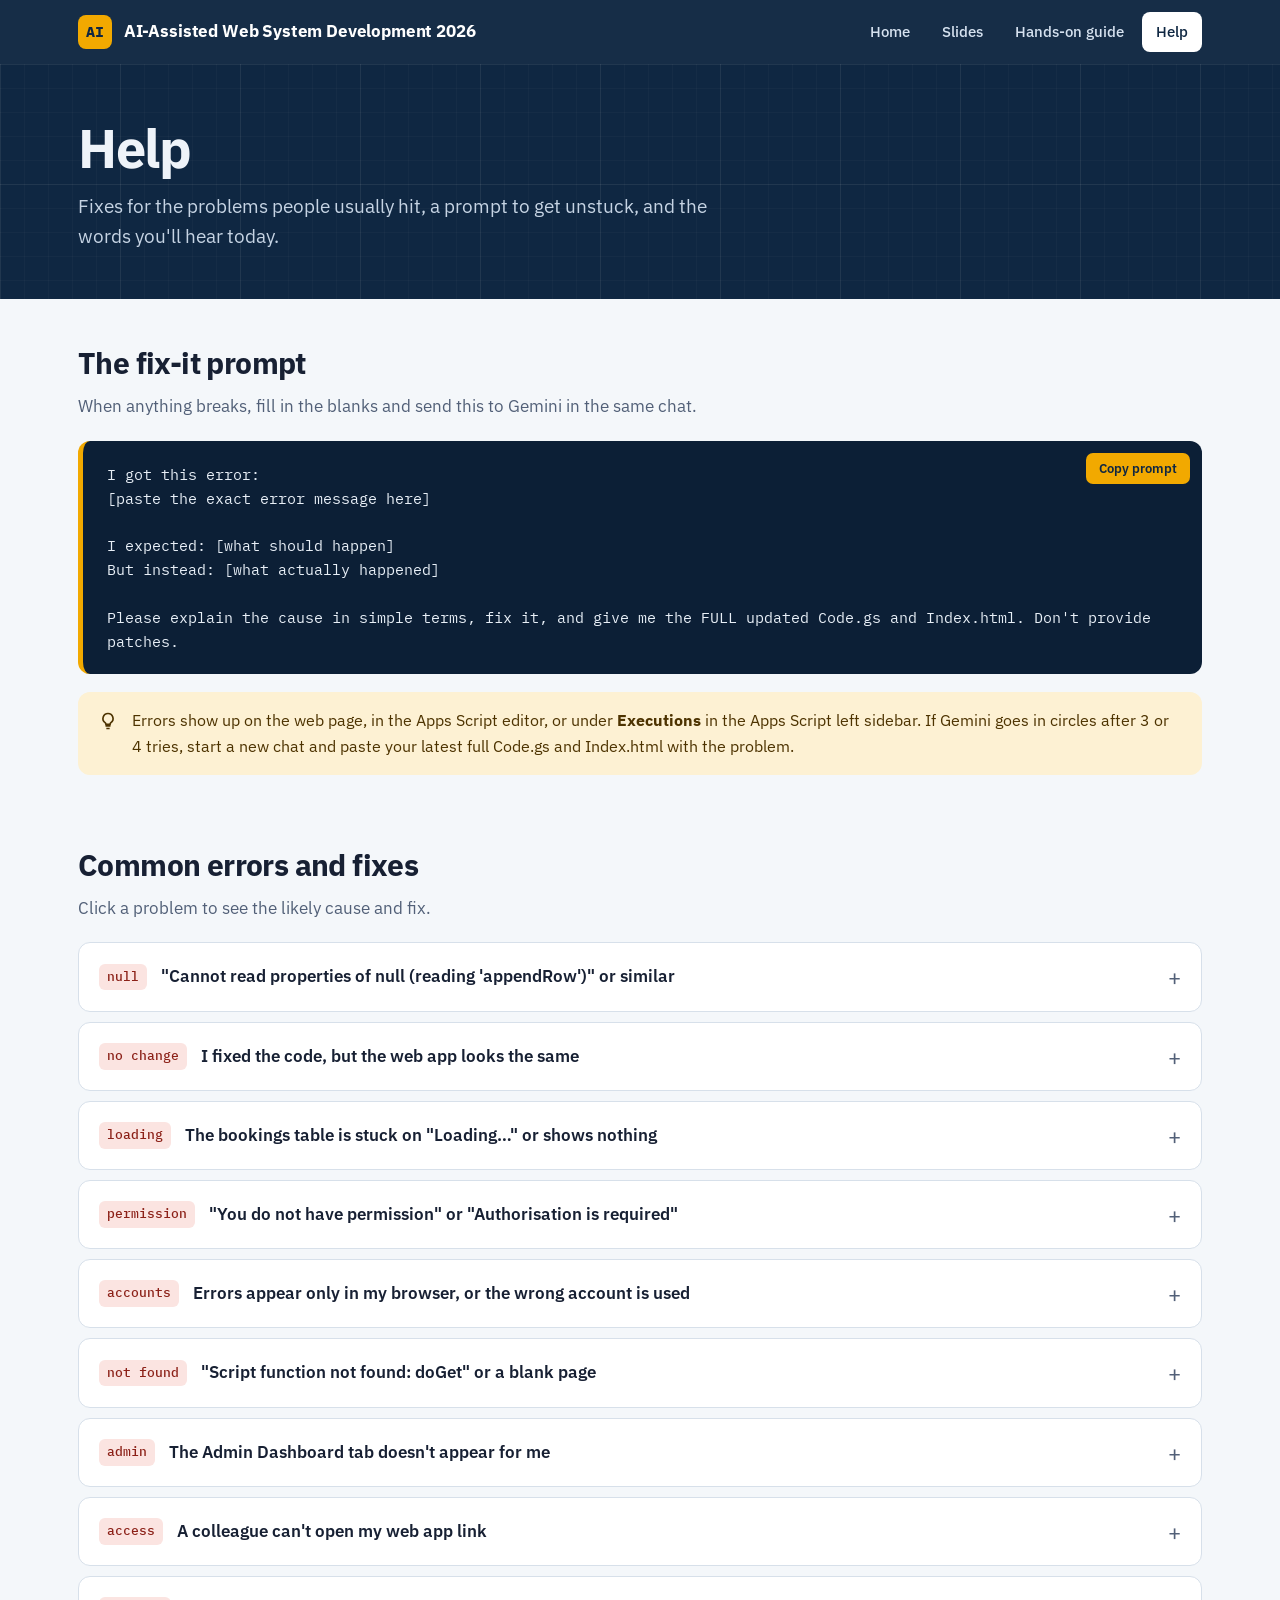
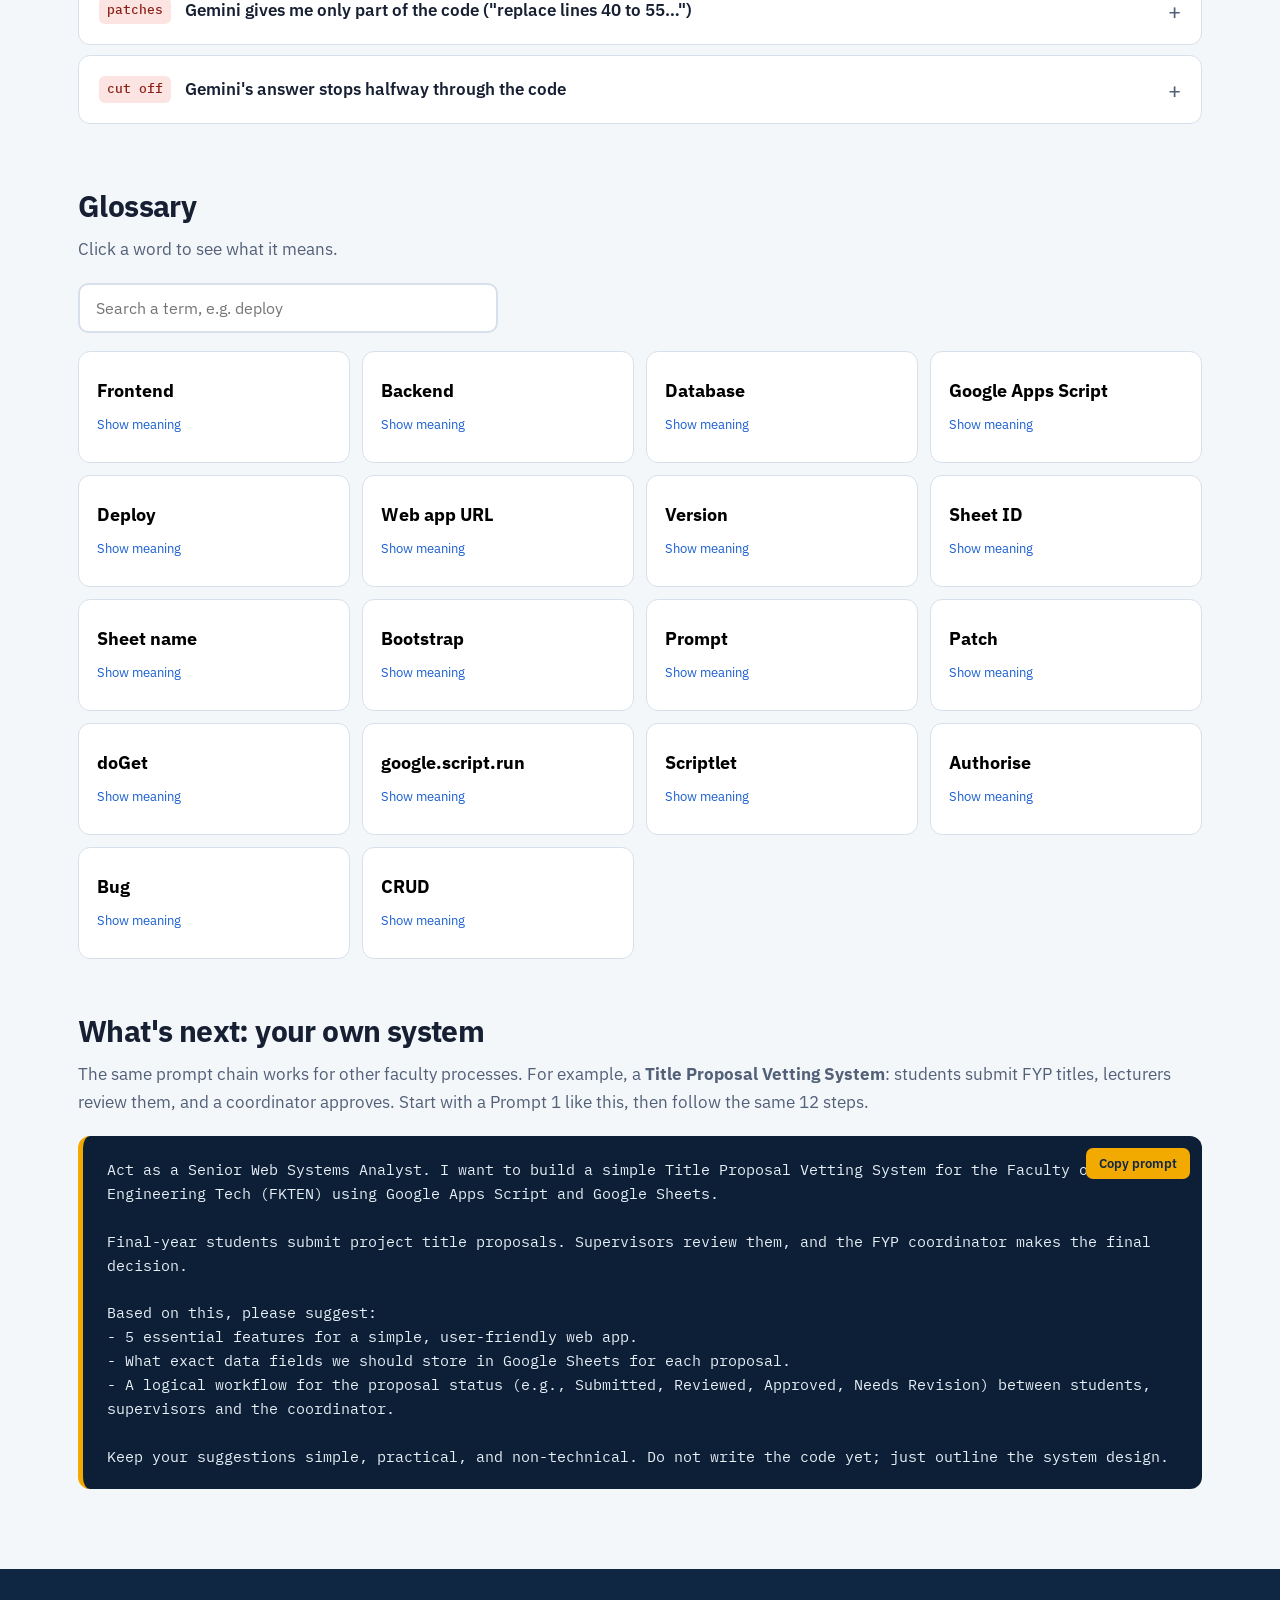
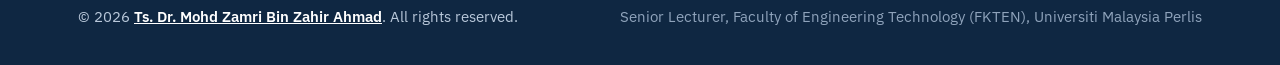
<file: help.html>
<!doctype html><html lang="en"><head>
<meta charset="utf-8">
<meta name="viewport" content="width=device-width, initial-scale=1">
<link rel="preconnect" href="https://fonts.googleapis.com"><link rel="preconnect" href="https://fonts.gstatic.com" crossorigin>
<link href="https://fonts.googleapis.com/css2?family=IBM+Plex+Mono:wght@400;500;600;700&family=IBM+Plex+Sans:wght@400;500;600;700&display=swap" rel="stylesheet">
<link rel="icon" href="data:image/svg+xml,<svg xmlns='http://www.w3.org/2000/svg' viewBox='0 0 32 32'><rect width='32' height='32' rx='7' fill='%23f2a900'/><text x='16' y='22' font-family='monospace' font-weight='700' font-size='15' text-anchor='middle' fill='%230f2742'>AI</text></svg>">
<link rel="stylesheet" href="assets/css/style.css">
<title>Help | AI-Assisted Web System Development 2026</title></head><body>
<header class="topbar"><div class="wrap">
<a class="brand" href="index.html"><span class="brand-mark">AI</span><span><span class="full">AI-Assisted Web System Development </span>2026</span></a>
<nav class="nav" aria-label="Main">
<a href="index.html">Home</a>
<a href="slides.html">Slides</a>
<a href="guide.html">Hands-on guide</a>
<a href="help.html" aria-current="page">Help</a>
</nav></div></header>
<main>
<section class="pagehead blueprint"><div class="wrap"><h1>Help</h1><p>Fixes for the problems people usually hit, a prompt to get unstuck, and the words you'll hear today.</p></div></section>
<div class="wrap help-grid">

<section class="help-sec" id="fixit">
 <h2>The fix-it prompt</h2>
 <p>When anything breaks, fill in the blanks and send this to Gemini in the same chat.</p>
<div class="prompt" id="fix"><button class="copy" data-copy="fix">Copy prompt</button>I got this error:
[paste the exact error message here]

I expected: [what should happen]
But instead: [what actually happened]

Please explain the cause in simple terms, fix it, and give me the FULL updated Code.gs and Index.html. Don't provide patches.</div>
 <div class="note note-tip"><svg width="20" height="20" viewBox="0 0 24 24" fill="none" stroke="currentColor" stroke-width="2"><path d="M9 18h6M10 21h4M12 3a6 6 0 0 0-3.5 10.9c.6.5 1 1.2 1 2V16h5v-.1c0-.8.4-1.5 1-2A6 6 0 0 0 12 3z"/></svg><p>Errors show up on the web page, in the Apps Script editor, or under <strong>Executions</strong> in the Apps Script left sidebar. If Gemini goes in circles after 3 or 4 tries, start a new chat and paste your latest full Code.gs and Index.html with the problem.</p></div>
</section>

<section class="help-sec faq" id="errors">
 <h2>Common errors and fixes</h2>
 <p>Click a problem to see the likely cause and fix.</p>
 <details><summary><span class="sym">null</span>"Cannot read properties of null (reading 'appendRow')" or similar</summary><div class="ans"><p><strong>Cause:</strong> the script can't find your sheet tab.</p><p><strong>Fix:</strong> check that the Sheet ID in Code.gs is correct, and that the sheet name matches your tab name exactly, including capital letters and spaces (for example <code>Sheet1</code>). Use the <a href="guide.html#step-5">Sheet ID helper</a>. Save, then deploy a new version.</p></div></details>
 <details><summary><span class="sym">no change</span>I fixed the code, but the web app looks the same</summary><div class="ans"><p><strong>Cause:</strong> saving only updates the editor.</p><p><strong>Fix:</strong> Deploy › Manage deployments › pencil › Version: New version › Deploy. Then refresh the web app page. See <a href="guide.html#step-10">Step 10</a>.</p></div></details>
 <details><summary><span class="sym">loading</span>The bookings table is stuck on "Loading…" or shows nothing</summary><div class="ans"><p><strong>Likely cause:</strong> the code sends date or time values from the Sheet straight to the page. Apps Script can't pass those Date objects to the browser, so the result arrives empty.</p><p><strong>Fix:</strong> tell Gemini: "The bookings table stays empty. Please convert all dates and times to text before returning them to the page." Ask for the full updated code.</p></div></details>
 <details><summary><span class="sym">permission</span>"You do not have permission" or "Authorisation is required"</summary><div class="ans"><p><strong>Cause:</strong> the script needs permission again, often after new features are added, such as sending emails.</p><p><strong>Fix:</strong> deploy a new version and open the link again. When Google asks, review permissions and allow access with your UniMAP account.</p></div></details>
 <details><summary><span class="sym">accounts</span>Errors appear only in my browser, or the wrong account is used</summary><div class="ans"><p><strong>Cause:</strong> several Google accounts are signed in to the same browser. Apps Script web apps don't handle this well.</p><p><strong>Fix:</strong> open the web app in an incognito window, or a separate browser profile, signed in with your UniMAP account only.</p></div></details>
 <details><summary><span class="sym">not found</span>"Script function not found: doGet" or a blank page</summary><div class="ans"><p><strong>Cause:</strong> Code.gs wasn't saved, doGet is missing, or the HTML file name doesn't match.</p><p><strong>Fix:</strong> make sure your HTML file is named exactly <code>Index</code>, matching the name used in doGet. Save both files, then deploy a new version.</p></div></details>
 <details><summary><span class="sym">admin</span>The Admin Dashboard tab doesn't appear for me</summary><div class="ans"><p><strong>Cause:</strong> your email isn't in the admin list exactly as the script expects, or the old version is still live.</p><p><strong>Fix:</strong> check the admin list in your Sheet: the email must be exact, lowercase, with no extra spaces. Then deploy a new version and reload.</p></div></details>
 <details><summary><span class="sym">access</span>A colleague can't open my web app link</summary><div class="ans"><p><strong>Cause:</strong> the access setting, or they're signed in with a non-UniMAP account.</p><p><strong>Fix:</strong> in your deployment, "Who has access" must be <strong>Anyone within Universiti Malaysia Perlis</strong>. Your colleague must sign in with their UniMAP account.</p></div></details>
 <details><summary><span class="sym">patches</span>Gemini gives me only part of the code ("replace lines 40 to 55…")</summary><div class="ans"><p><strong>Fix:</strong> reply: "Please give me the full updated Code.gs and Index.html. Don't provide patches." Then select all, delete and paste the complete files.</p></div></details>
 <details><summary><span class="sym">cut off</span>Gemini's answer stops halfway through the code</summary><div class="ans"><p><strong>Fix:</strong> reply "Continue exactly where you stopped." Or ask for one file at a time: "Give me only the full Code.gs first."</p></div></details>
</section>

<section class="help-sec" id="glossary">
 <h2>Glossary</h2>
 <p>Click a word to see what it means.</p>
 <input class="gl-search" id="glq" type="search" placeholder="Search a term, e.g. deploy" aria-label="Search the glossary">
 <div class="gl" id="gl"></div>
</section>

<section class="help-sec" id="next">
 <h2>What's next: your own system</h2>
 <p>The same prompt chain works for other faculty processes. For example, a <strong>Title Proposal Vetting System</strong>: students submit FYP titles, lecturers review them, and a coordinator approves. Start with a Prompt 1 like this, then follow the same 12 steps.</p>
<div class="prompt" id="tpv"><button class="copy" data-copy="tpv">Copy prompt</button>Act as a Senior Web Systems Analyst. I want to build a simple Title Proposal Vetting System for the Faculty of Engineering Tech (FKTEN) using Google Apps Script and Google Sheets.

Final-year students submit project title proposals. Supervisors review them, and the FYP coordinator makes the final decision.

Based on this, please suggest:
- 5 essential features for a simple, user-friendly web app.
- What exact data fields we should store in Google Sheets for each proposal.
- A logical workflow for the proposal status (e.g., Submitted, Reviewed, Approved, Needs Revision) between students, supervisors and the coordinator.

Keep your suggestions simple, practical, and non-technical. Do not write the code yet; just outline the system design.</div>
</section>
</div>
</main>
<footer class="footer"><div class="wrap"><div>&copy; 2026 <a href="https://zamrizahir88.github.io/cv/main.html" target="_blank" rel="noopener">Ts. Dr. Mohd Zamri Bin Zahir Ahmad</a>. All rights reserved.</div><div class="who">Senior Lecturer, Faculty of Engineering Technology (FKTEN), Universiti Malaysia Perlis</div></div></footer>
<script src="assets/js/common.js"></script>
<script>
(function(){
const G=[['Frontend','The part users see and click. In our system: Index.html.'],['Backend','The logic that runs on Google\'s server. In our system: Code.gs.'],['Database','Where the data is stored. In our system: the Google Sheet.'],['Google Apps Script','Google\'s free coding platform built into Google Workspace. Open it from a Sheet via Extensions › Apps Script.'],['Deploy','Publish your code as a web app so others can use it.'],['Web app URL','The link you share with users. It ends in /exec and stays the same across versions.'],['Version','A numbered snapshot of your deployed code. Create a new one every time you change the code.'],['Sheet ID','The long code in your Sheet\'s link, between /d/ and /edit. It tells the script which Sheet to use.'],['Sheet name','The name of the tab at the bottom of your Sheet, such as Sheet1. It must match the code exactly.'],['Bootstrap','A free style kit that makes web pages look professional and work on phones.'],['Prompt','The instruction you give the AI. Good prompts have a Role, Context, Task and Constraints.'],['Patch','A partial code change. Beginners should ask for the full code instead.'],['doGet','The function in Code.gs that runs when someone opens your web app link.'],['google.script.run','The bridge that lets the web page call functions in Code.gs.'],['Scriptlet','Code between <? and ?> in Index.html that runs on the server. Used to hide the admin page from normal users.'],['Authorise','Giving your script permission to use your Google data, such as your Sheet.'],['Bug','Anything that doesn\'t work as expected.'],['CRUD','Create, Read, Update, Delete: the four things a web system does with data.']];
const box=document.getElementById('gl'),q=document.getElementById('glq');
function render(){const f=q.value.trim().toLowerCase();box.innerHTML='';
 const list=G.filter(g=>!f||g[0].toLowerCase().includes(f)||g[1].toLowerCase().includes(f));
 if(!list.length){box.innerHTML='<p style="color:var(--muted)">No match. Try another word, or ask Gemini: "Explain [term] in simple English."</p>';return}
 list.forEach(g=>{const b=document.createElement('button');b.className='gl-card';b.setAttribute('aria-expanded',f?'true':'false');b.innerHTML='<b></b><span class="def"></span><span class="hint">Show meaning</span>';b.querySelector('b').textContent=g[0];b.querySelector('.def').textContent=g[1];b.onclick=()=>b.setAttribute('aria-expanded',b.getAttribute('aria-expanded')==='true'?'false':'true');box.appendChild(b)})}
q.addEventListener('input',render);render();
})();
</script>
</body></html>
</file>
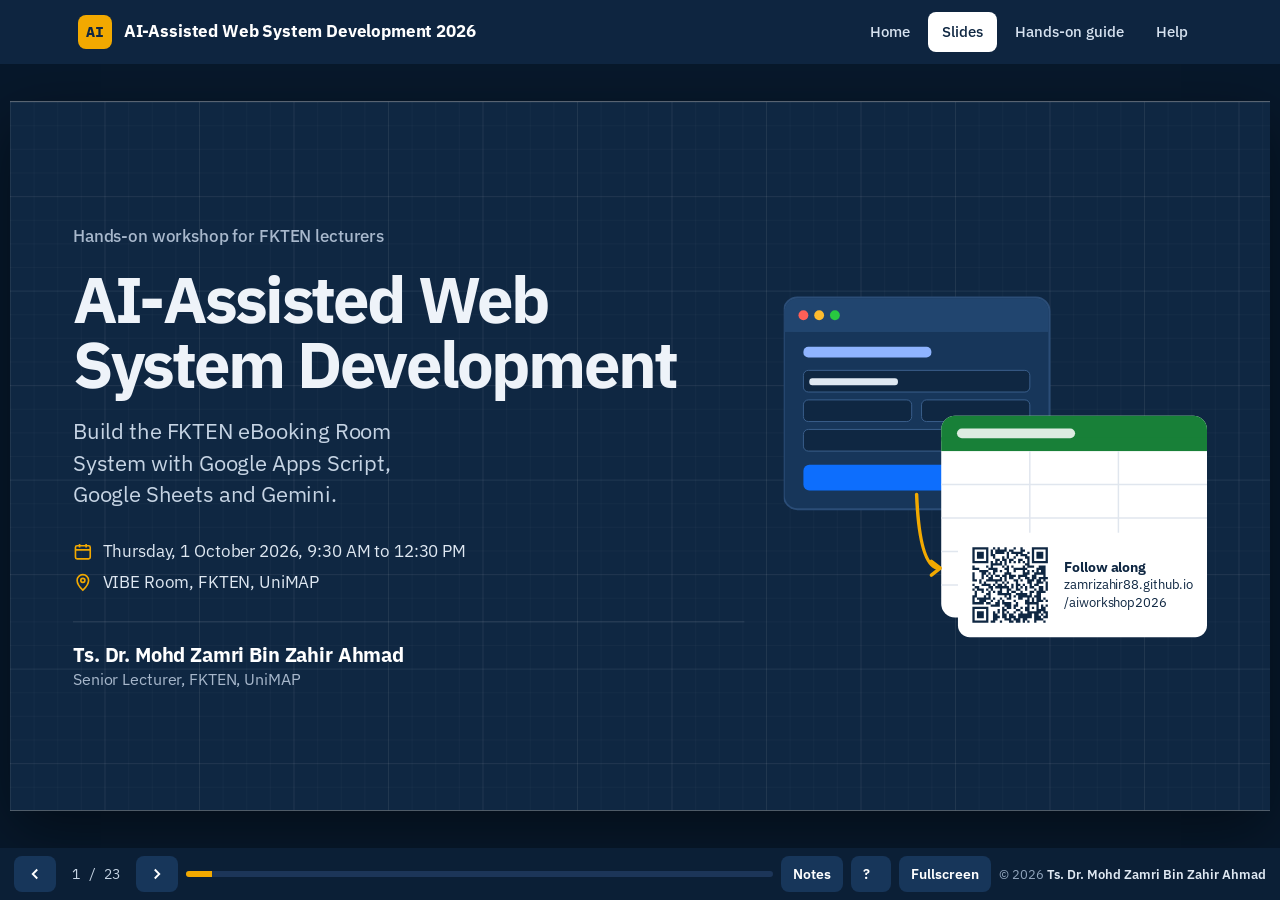
<file: slides.html>
<!doctype html><html lang="en"><head>
<meta charset="utf-8">
<meta name="viewport" content="width=device-width, initial-scale=1">
<link rel="preconnect" href="https://fonts.googleapis.com"><link rel="preconnect" href="https://fonts.gstatic.com" crossorigin>
<link href="https://fonts.googleapis.com/css2?family=IBM+Plex+Mono:wght@400;500;600;700&family=IBM+Plex+Sans:wght@400;500;600;700&display=swap" rel="stylesheet">
<link rel="icon" href="data:image/svg+xml,<svg xmlns='http://www.w3.org/2000/svg' viewBox='0 0 32 32'><rect width='32' height='32' rx='7' fill='%23f2a900'/><text x='16' y='22' font-family='monospace' font-weight='700' font-size='15' text-anchor='middle' fill='%230f2742'>AI</text></svg>">
<link rel="stylesheet" href="assets/css/style.css">
<title>Slides | AI-Assisted Web System Development 2026</title>
<link rel="stylesheet" href="assets/css/demo.css">
<link rel="stylesheet" href="assets/css/slides.css">
</head><body class="deck">
<header class="topbar"><div class="wrap">
<a class="brand" href="index.html"><span class="brand-mark">AI</span><span><span class="full">AI-Assisted Web System Development </span>2026</span></a>
<nav class="nav" aria-label="Main">
<a href="index.html">Home</a>
<a href="slides.html" aria-current="page">Slides</a>
<a href="guide.html">Hands-on guide</a>
<a href="help.html">Help</a>
</nav></div></header>
<main class="stage-wrap"><div class="stage" id="stage">
<section class="slide dark" data-id="cover">
 <div class="cover">
  <div>
   <p class="kicker">Hands-on workshop for FKTEN lecturers</p>
   <h1>AI-Assisted Web System Development</h1>
   <p class="sub">Build the FKTEN eBooking Room System with Google Apps Script, Google Sheets and Gemini.</p>
   <div class="meta">
    <span><svg width="20" height="20" viewBox="0 0 24 24" fill="none" stroke="currentColor" stroke-width="2"><rect x="3" y="5" width="18" height="16" rx="2"/><path d="M3 10h18M8 3v4M16 3v4"/></svg>Thursday, 1 October 2026, 9:30 AM to 12:30 PM</span>
    <span><svg width="20" height="20" viewBox="0 0 24 24" fill="none" stroke="currentColor" stroke-width="2"><path d="M12 22s7-6.2 7-12a7 7 0 0 0-14 0c0 5.8 7 12 7 12z"/><circle cx="12" cy="10" r="2.5"/></svg>VIBE Room, FKTEN, UniMAP</span>
   </div>
   <div class="who"><b>Ts. Dr. Mohd Zamri Bin Zahir Ahmad</b>Senior Lecturer, FKTEN, UniMAP</div>
  </div>
  <div class="cover-art">
   <svg class="art" viewBox="0 0 430 340" role="img" aria-label="A booking form sending rows into a Google Sheet">
    <rect x="0" y="10" width="270" height="215" rx="14" fill="#17365a" stroke="#2b4d77" stroke-width="2"/>
    <rect x="1" y="11" width="268" height="34" rx="13" fill="#21456f"/><rect x="1" y="32" width="268" height="13" fill="#21456f"/>
    <circle cx="20" cy="28" r="5" fill="#ff5f57"/><circle cx="36" cy="28" r="5" fill="#febc2e"/><circle cx="52" cy="28" r="5" fill="#28c840"/>
    <rect x="20" y="60" width="130" height="11" rx="5" fill="#8fb4ff"/>
    <rect x="20" y="84" width="230" height="22" rx="5" fill="#0f2742" stroke="#3a5f8c"/>
    <rect x="26" y="92" width="90" height="7" rx="3" fill="#dfe8f2" class="typing"/>
    <rect x="20" y="114" width="110" height="22" rx="5" fill="#0f2742" stroke="#3a5f8c"/><rect x="140" y="114" width="110" height="22" rx="5" fill="#0f2742" stroke="#3a5f8c"/>
    <rect x="20" y="144" width="230" height="22" rx="5" fill="#0f2742" stroke="#3a5f8c"/>
    <rect x="20" y="180" width="230" height="26" rx="6" fill="#0d6efd" class="pulse"/>
    <rect x="160" y="130" width="270" height="205" rx="14" fill="#ffffff"/>
    <rect x="160" y="130" width="270" height="36" rx="14" fill="#188038"/><rect x="160" y="152" width="270" height="14" fill="#188038"/>
    <rect x="176" y="143" width="120" height="10" rx="5" fill="#ffffff" opacity=".85"/>
    <g stroke="#e0e6ee" stroke-width="1.5"><line x1="160" y1="200" x2="430" y2="200"/><line x1="160" y1="234" x2="430" y2="234"/><line x1="160" y1="268" x2="430" y2="268"/><line x1="160" y1="302" x2="430" y2="302"/><line x1="250" y1="166" x2="250" y2="335"/><line x1="340" y1="166" x2="340" y2="335"/></g>
    <g class="row"><rect x="172" y="178" width="60" height="9" rx="4" fill="#9aa8b8"/><rect x="262" y="178" width="66" height="9" rx="4" fill="#9aa8b8"/><rect x="352" y="176" width="56" height="13" rx="4" fill="#198754"/></g>
    <g class="row r2"><rect x="172" y="212" width="52" height="9" rx="4" fill="#9aa8b8"/><rect x="262" y="212" width="60" height="9" rx="4" fill="#9aa8b8"/><rect x="352" y="210" width="56" height="13" rx="4" fill="#198754"/></g>
    <g class="row r3"><rect x="172" y="246" width="64" height="9" rx="4" fill="#9aa8b8"/><rect x="262" y="246" width="56" height="9" rx="4" fill="#9aa8b8"/><rect x="352" y="244" width="56" height="13" rx="4" fill="#ffc107"/></g>
    <g class="row r4"><rect x="164" y="270" width="262" height="30" fill="#fdf1d3"/><rect x="172" y="280" width="58" height="9" rx="4" fill="#8a5a00"/><rect x="262" y="280" width="64" height="9" rx="4" fill="#8a5a00"/><rect x="352" y="278" width="56" height="13" rx="4" fill="#ffc107"/></g>
    <path d="M 135 210 Q 138 285 158 285" fill="none" stroke="#f2a900" stroke-width="3.5" stroke-linecap="round"/><path d="M150 278 L159 285 L150 292" fill="none" stroke="#f2a900" stroke-width="3.5" stroke-linecap="round" stroke-linejoin="round"/>
   </svg>
   <div class="qrbox"><img src="assets/img/qr.svg" alt="QR code for the workshop website"><div><b>Follow along</b>zamrizahir88.github.io<br>/aiworkshop2026</div></div>
  </div>
 </div>
 <aside class="notes">Welcome everyone. By 12:30 each of you will have a live web system you built yourself, with Gemini writing the code. No coding background needed. Scan the QR code now: the website has these slides, the step-by-step guide with copy buttons for every prompt, and a help page. It stays online after today.</aside>
</section>

<section class="slide" data-id="journey">
 <div class="s-head"><div><p class="s-sec"><i></i>Today</p><h2 class="s-title">Our 3-hour journey</h2></div><span class="hint">Click a stop for details</span></div>
 <div class="s-body">
  <div class="jn">
   <div class="jn-line"><i></i></div>
   <button class="jn-stop here sel" data-i="0"><time>9:30</time><h3>Intro and prompting</h3></button>
   <button class="jn-stop" data-i="1"><time>10:00</time><h3>Setup and first build</h3></button>
   <button class="jn-stop" data-i="2"><time>10:45</time><h3>Deploy and test</h3></button>
   <button class="jn-stop" data-i="3"><time>11:15</time><h3>Iterate</h3></button>
   <button class="jn-stop" data-i="4"><time>12:00</time><h3>Fix, Q&amp;A, wrap-up</h3></button>
  </div>
  <div class="jn-detail"><div class="panel"><h4>What you'll do</h4><p data-jd="do"></p></div><div class="panel"><h4>What you'll have at the end</h4><p data-jd="have"></p></div></div>
  <p class="jn-foot">30 minutes of ideas now. Everything after 10:00 is hands-on, on your own laptop.</p>
 </div>
 <aside class="notes">Quick map of the morning. Click through the stops if people want detail. This first half hour is the only lecture part. From 10:00 everyone builds along with me using the Hands-on guide on the website. If anyone falls behind, 12:00 is reserved for catching up.</aside>
</section>

<section class="slide" data-id="build">
 <div class="s-head"><div><p class="s-sec"><i></i>The goal</p><h2 class="s-title">What we'll build today</h2></div><button class="sbtn" data-act="replay">Replay</button></div>
 <div class="s-body build">
  <div data-demo></div>
  <div>
   <ol class="stages">
    <li><b>Step 1</b>A lecturer books a room from the list of 6 official rooms</li>
    <li><b>Step 2</b>It's saved as Pending in the schedule and the Sheet</li>
    <li><b>Step 3</b>An admin approves it from the Admin Dashboard</li>
    <li><b>Step 4</b>The status changes to Approved everywhere</li>
   </ol>
   <p class="build-note">This is the real eBooking Room System, built entirely with prompts.</p>
  </div>
 </div>
 <aside class="notes">This is the finished system, animated. Left: the web app your colleagues use. Right: the Google Sheet where the data lives. Watch a lecturer book Bilik Diskusi, the booking appear as Pending, then an admin open the Admin Dashboard tab and approve it. By 12:30 each of you will have this exact system running under your own account.</aside>
</section>
<section class="slide" data-id="static-system">
 <div class="s-head"><div><p class="s-sec"><i></i>Part 1: Web basics</p><h2 class="s-title">Static website vs. web system</h2></div><span class="hint">Try both: they're live</span></div>
 <div class="s-body svs">
  <div class="panel">
   <h3><svg width="30" height="30" viewBox="0 0 24 24" fill="none" stroke="#1a5fd0" stroke-width="2"><circle cx="12" cy="12" r="9"/><path d="M3 12h18M12 3a14 14 0 0 1 0 18M12 3a14 14 0 0 0 0 18"/></svg>Static website</h3>
   <p class="ana">Like a printed notice board</p>
   <div class="mini"><div class="mini-bar"><span>fkten.unimap.edu.my/about</span><span data-vis>Visitor 1</span></div>
    <div class="mini-body notice"><h4>About FKTEN</h4><p>The Faculty of Engineering Technology offers programmes in electrical, mechanical and civil engineering technology.</p><p>Office hours: 8:00 AM to 5:00 PM.</p></div></div>
   <div class="row"><button class="sbtn" data-act="visit">Visit as another person</button><span class="verdict" style="background:var(--blue-soft);color:#0b3a8c">Same page for everyone. Read-only.</span></div>
  </div>
  <div class="panel">
   <h3><svg width="30" height="30" viewBox="0 0 24 24" fill="none" stroke="#188038" stroke-width="2"><ellipse cx="12" cy="5" rx="8" ry="3"/><path d="M4 5v14c0 1.7 3.6 3 8 3s8-1.3 8-3V5M4 12c0 1.7 3.6 3 8 3s8-1.3 8-3"/></svg>Web system</h3>
   <p class="ana">Like a sign-up sheet</p>
   <div class="mini"><div class="mini-bar"><span>Room sign-up</span><span data-cnt>2 records stored</span></div>
    <div class="mini-body">
     <div class="row"><input data-in placeholder="Your name" aria-label="Your name"><select data-rm aria-label="Room"><option>Bilik Diskusi</option><option>Dewan Seminar</option><option>Bilik Tutorial</option></select><button class="sbtn solid" data-act="add">Add</button></div>
     <ul class="list" data-list></ul>
    </div></div>
   <div class="row"><div class="crud"><span data-op="C">Create</span><span data-op="R">Read</span><span data-op="U">Update</span><span data-op="D">Delete</span></div></div>
  </div>
 </div>
 <p class="svs-foot">Today we build a web system: data goes in, is stored, and comes back out.</p>
 <aside class="notes">Make this interactive. Left: click "Visit as another person" a few times. The visitor changes but the page never does. That's static. Right: ask a participant for their name, type it and click Add, then delete one with the ×. Point to the CRUD labels lighting up: Create, Read, Update, Delete. If a site does any of those with data, it's a web system.</aside>
</section>

<section class="slide" data-id="quiz">
 <div class="s-head"><div><p class="s-sec"><i></i>Quick check</p><h2 class="s-title">Static or web system? Shout it out.</h2></div><span class="hint">Click a card or press <b>→</b> to reveal</span></div>
 <div class="s-body quiz">
  <button class="qcard"><div class="in"><div class="f"><span>1</span><h3>Faculty "About Us" page</h3><p>Info that rarely changes</p></div><div class="b st"><strong>Static</strong><p>Same information for every visitor.</p></div></div></button>
  <button class="qcard"><div class="in"><div class="f"><span>2</span><h3>Room booking form</h3><p>Lecturers submit requests</p></div><div class="b sy"><strong>Web system</strong><p>Every request is stored and tracked.</p></div></div></button>
  <button class="qcard"><div class="in"><div class="f"><span>3</span><h3>Programme brochure PDF</h3><p>Download and read</p></div><div class="b st"><strong>Static</strong><p>A read-only file.</p></div></div></button>
  <button class="qcard"><div class="in"><div class="f"><span>4</span><h3>QR e-attendance</h3><p>Students scan to check in</p></div><div class="b sy"><strong>Web system</strong><p>Records who checked in and when.</p></div></div></button>
  <button class="qcard"><div class="in"><div class="f"><span>5</span><h3>Seminar poster page</h3><p>Date, venue and speakers</p></div><div class="b st"><strong>Static</strong><p>Nothing is saved.</p><small>Unless it has a registration form!</small></div></div></button>
  <button class="qcard"><div class="in"><div class="f"><span>6</span><h3>FYP title submission</h3><p>Students propose, lecturers vet</p></div><div class="b sy"><strong>Web system</strong><p>Submissions, reviews and decisions are stored.</p><small>Your next project?</small></div></div></button>
  <span class="frag marker"></span><span class="frag marker"></span><span class="frag marker"></span><span class="frag marker"></span><span class="frag marker"></span><span class="frag marker"></span>
 </div>
 <aside class="notes">Read each card aloud and let the room answer before revealing. #5 is a nice discussion point: add a registration form and it becomes a web system. #6 is exactly the Title Proposal Vetting system we'll discuss at the end.</aside>
</section>

<section class="slide" data-id="layers">
 <div class="s-head"><div><p class="s-sec"><i></i>Part 1: Web basics</p><h2 class="s-title">Every web system has 3 layers</h2></div><button class="sbtn solid" data-act="send">Send a booking through</button></div>
 <div class="s-body">
  <div class="layers">
   <div class="layer c-fe" data-l="0"><div class="ic"><svg width="28" height="28" viewBox="0 0 24 24" fill="none" stroke="currentColor" stroke-width="2"><rect x="2" y="4" width="20" height="14" rx="2"/><path d="M8 21h8"/></svg></div><h3>Frontend</h3><p class="what">What users see and click</p><span class="file">Index.html</span><hr><p class="rest">In a restaurant<b>Dining area and menu</b></p></div>
   <div class="l-arrow"><svg width="40" height="24" viewBox="0 0 40 24"><path d="M2 8h26M22 2l8 6-8 6" fill="none" stroke="currentColor" stroke-width="3" stroke-linecap="round" stroke-linejoin="round"/><path d="M38 18H12M18 12l-8 6 8 6" fill="none" stroke="currentColor" stroke-width="3" stroke-linecap="round" stroke-linejoin="round" opacity=".5"/></svg></div>
   <div class="layer c-be" data-l="1"><div class="ic"><svg width="28" height="28" viewBox="0 0 24 24" fill="none" stroke="currentColor" stroke-width="2"><circle cx="12" cy="12" r="3"/><path d="M19.4 15a1.7 1.7 0 0 0 .3 1.8l.1.1a2 2 0 1 1-2.8 2.8l-.1-.1a1.7 1.7 0 0 0-1.8-.3 1.7 1.7 0 0 0-1 1.5V21a2 2 0 1 1-4 0v-.1a1.7 1.7 0 0 0-1.1-1.5 1.7 1.7 0 0 0-1.8.3l-.1.1a2 2 0 1 1-2.8-2.8l.1-.1a1.7 1.7 0 0 0 .3-1.8 1.7 1.7 0 0 0-1.5-1H3a2 2 0 1 1 0-4h.1a1.7 1.7 0 0 0 1.5-1.1 1.7 1.7 0 0 0-.3-1.8l-.1-.1a2 2 0 1 1 2.8-2.8l.1.1a1.7 1.7 0 0 0 1.8.3H9a1.7 1.7 0 0 0 1-1.5V3a2 2 0 1 1 4 0v.1a1.7 1.7 0 0 0 1 1.5 1.7 1.7 0 0 0 1.8-.3l.1-.1a2 2 0 1 1 2.8 2.8l-.1.1a1.7 1.7 0 0 0-.3 1.8V9a1.7 1.7 0 0 0 1.5 1H21a2 2 0 1 1 0 4h-.1a1.7 1.7 0 0 0-1.5 1z"/></svg></div><h3>Backend</h3><p class="what">The logic behind the scenes</p><span class="file">Code.gs</span><hr><p class="rest">In a restaurant<b>Kitchen and chef</b></p></div>
   <div class="l-arrow"><svg width="40" height="24" viewBox="0 0 40 24"><path d="M2 8h26M22 2l8 6-8 6" fill="none" stroke="currentColor" stroke-width="3" stroke-linecap="round" stroke-linejoin="round"/><path d="M38 18H12M18 12l-8 6 8 6" fill="none" stroke="currentColor" stroke-width="3" stroke-linecap="round" stroke-linejoin="round" opacity=".5"/></svg></div>
   <div class="layer c-db" data-l="2"><div class="ic"><svg width="28" height="28" viewBox="0 0 24 24" fill="none" stroke="currentColor" stroke-width="2"><ellipse cx="12" cy="5" rx="8" ry="3"/><path d="M4 5v14c0 1.7 3.6 3 8 3s8-1.3 8-3V5M4 12c0 1.7 3.6 3 8 3s8-1.3 8-3"/></svg></div><h3>Database</h3><p class="what">Where the data lives</p><span class="file">Google Sheets</span><hr><p class="rest">In a restaurant<b>Store room</b></p></div>
  </div>
  <div class="l-msg"><div class="panel"><span class="tok">&#128203;</span><span data-lmsg>Click "Send a booking through" to follow one booking.</span></div></div>
 </div>
 <aside class="notes">Restaurant analogy: customers sit in the dining area and order from the menu (frontend). They never enter the kitchen, where the chef works (backend). The chef fetches ingredients from the store room (database). Click the button to follow one booking through all three layers and back. When something breaks later, the first question is "which layer is it in?"</aside>
</section>
<section class="slide dark" data-id="gas">
 <div class="s-head"><div><p class="s-sec"><i></i>Part 1: Web basics</p><h2 class="s-title">What is Google Apps Script?</h2></div></div>
 <div class="s-body gas">
  <div>
   <p class="big-statement">Google's free coding platform that lives inside your Google account.</p>
   <div class="feat">
    <div><svg width="26" height="26" viewBox="0 0 24 24" fill="none" stroke="currentColor" stroke-width="2"><path d="M17.5 19a4.5 4.5 0 1 0-1.4-8.8A6 6 0 1 0 6 17.5"/><path d="M6 19h11.5"/></svg><b>Nothing to install</b><span>Code and run it in your browser</span></div>
    <div><svg width="26" height="26" viewBox="0 0 24 24" fill="none" stroke="currentColor" stroke-width="2"><circle cx="8" cy="15" r="4"/><path d="M11 12l9-9M17 6l3 3"/></svg><b>Your staff login</b><span>Runs on your UniMAP Google account</span></div>
    <div><svg width="26" height="26" viewBox="0 0 24 24" fill="none" stroke="currentColor" stroke-width="2"><path d="M10 14a4 4 0 0 0 5.7 0l3-3a4 4 0 0 0-5.7-5.7l-1 1M14 10a4 4 0 0 0-5.7 0l-3 3a4 4 0 0 0 5.7 5.7l1-1"/></svg><b>Talks to Google apps</b><span>Sheets, Gmail, Calendar, Drive</span></div>
    <div><svg width="26" height="26" viewBox="0 0 24 24" fill="none" stroke="currentColor" stroke-width="2"><circle cx="12" cy="12" r="9"/><path d="M3 12h18M12 3a14 14 0 0 1 0 18M12 3a14 14 0 0 0 0 18"/></svg><b>One-link web app</b><span>Deploy it and share a URL</span></div>
   </div>
   <p class="gas-note">The language is JavaScript. You don't need to know it today: Gemini does.</p>
  </div>
  <div class="gmock" data-gm>
   <div class="gm-top"><svg width="22" height="28" viewBox="0 0 16 20"><path d="M10 0H2a2 2 0 0 0-2 2v16a2 2 0 0 0 2 2h12a2 2 0 0 0 2-2V6z" fill="#188038"/><path d="M3 9h10v7H3z" fill="#fff"/></svg><span class="t">eBooking Room System</span></div>
   <div class="gm-menu"><span>File</span><span>Edit</span><span>View</span><span>Insert</span><span>Format</span><span>Data</span><span>Tools</span><span data-ext>Extensions</span><span>Help</span></div>
   <div class="gm-cells"><div></div><div>A</div><div>B</div><div>C</div><div>D</div><div>E</div>
<div>1</div><div style="color:#202124;font-weight:600">Timestamp</div><div style="color:#202124;font-weight:600">Lecturer Name</div><div style="color:#202124;font-weight:600">Staff Email</div><div style="color:#202124;font-weight:600">Room Requested</div><div style="color:#202124;font-weight:600">Date of Event</div>
<div>2</div><div></div><div></div><div></div><div></div><div></div>
<div>3</div><div></div><div></div><div></div><div></div><div></div>
<div>4</div><div></div><div></div><div></div><div></div><div></div>
<div>5</div><div></div><div></div><div></div><div></div><div></div>
<div>6</div><div></div><div></div><div></div><div></div><div></div>
<div>7</div><div></div><div></div><div></div><div></div><div></div>
<div>8</div><div></div><div></div><div></div><div></div><div></div>
<div>9</div><div></div><div></div><div></div><div></div><div></div>
<div>10</div><div></div><div></div><div></div><div></div><div></div></div>
   <div class="gm-drop" data-drop><div>Add-ons</div><div>Macros</div><div data-as><svg width="16" height="16" viewBox="0 0 24 24"><path d="M4 16l8-12 8 12" fill="none" stroke="#f2a900" stroke-width="3"/><circle cx="12" cy="18" r="3" fill="#188038"/></svg>Apps Script</div><div>AppSheet</div></div>
   <div class="gm-ed" data-ed><div class="h"><svg width="22" height="22" viewBox="0 0 24 24"><path d="M4 16l8-12 8 12" fill="none" stroke="#f2a900" stroke-width="3"/><circle cx="12" cy="18" r="3" fill="#188038"/></svg>Apps Script <span style="color:#5f6368;margin-left:8px">eBooking Room System</span></div><div class="fl"><div>Code.gs</div></div><pre>function myFunction() {

}</pre></div>
   <svg class="gm-cur" data-cur viewBox="0 0 24 24"><path d="M4 2l15 11-7 1.2 4 7.3-3 1.6-4-7.4L4 20z" fill="#fff" stroke="#111" stroke-width="1.6" stroke-linejoin="round"/></svg>
   <div class="gm-cap" data-cap>Open any Google Sheet</div>
  </div>
 </div>
 <aside class="notes">Apps Script is built into Google Workspace. The animation shows exactly how we'll open it later: from your Google Sheet, Extensions, then Apps Script. The editor opens with an empty Code.gs file. The script is attached to that Sheet. There's no server to rent and nothing to install, which is why it's perfect for small faculty systems.</aside>
</section>

<section class="slide" data-id="sheets">
 <div class="s-head"><div><p class="s-sec"><i></i>Part 1: Web basics</p><h2 class="s-title">Why Google Sheets as our database?</h2></div><span class="hint">Press <b>→</b> to reveal</span></div>
 <div class="s-body pc">
  <div class="panel c-db frag"><h3>Great for</h3>
   <div class="it"><svg width="24" height="24" viewBox="0 0 24 24" fill="none" stroke="#188038" stroke-width="2.5"><circle cx="12" cy="12" r="10"/><path d="M7.5 12.5l3 3 6-6"/></svg><div><b>Familiar</b><span>Everyone already knows spreadsheets</span></div></div>
   <div class="it"><svg width="24" height="24" viewBox="0 0 24 24" fill="none" stroke="#188038" stroke-width="2.5"><circle cx="12" cy="12" r="10"/><path d="M7.5 12.5l3 3 6-6"/></svg><div><b>Free</b><span>Included with your UniMAP account</span></div></div>
   <div class="it"><svg width="24" height="24" viewBox="0 0 24 24" fill="none" stroke="#188038" stroke-width="2.5"><circle cx="12" cy="12" r="10"/><path d="M7.5 12.5l3 3 6-6"/></svg><div><b>Visual</b><span>Watch each booking arrive as a new row</span></div></div>
   <div class="it"><svg width="24" height="24" viewBox="0 0 24 24" fill="none" stroke="#188038" stroke-width="2.5"><circle cx="12" cy="12" r="10"/><path d="M7.5 12.5l3 3 6-6"/></svg><div><b>Flexible</b><span>Filter, chart, share, export to Excel</span></div></div>
  </div>
  <div class="panel frag" style="--c:#c07a00"><h3>Watch out for</h3>
   <div class="it"><svg width="24" height="24" viewBox="0 0 24 24" fill="none" stroke="#c07a00" stroke-width="2.5"><path d="M12 3l10 18H2z"/><path d="M12 10v5M12 18v.5"/></svg><div><b>Small scale only</b><span>Fine for a faculty, not thousands of users at once</span></div></div>
   <div class="it"><svg width="24" height="24" viewBox="0 0 24 24" fill="none" stroke="#c07a00" stroke-width="2.5"><path d="M12 3l10 18H2z"/><path d="M12 10v5M12 18v.5"/></svg><div><b>No sensitive data</b><span>Avoid IC numbers, grades and medical information</span></div></div>
   <div class="it"><svg width="24" height="24" viewBox="0 0 24 24" fill="none" stroke="#c07a00" stroke-width="2.5"><path d="M12 3l10 18H2z"/><path d="M12 10v5M12 18v.5"/></svg><div><b>Editors can change data</b><span>Share the Sheet itself carefully</span></div></div>
   <div class="it"><svg width="24" height="24" viewBox="0 0 24 24" fill="none" stroke="#c07a00" stroke-width="2.5"><path d="M12 3l10 18H2z"/><path d="M12 10v5M12 18v.5"/></svg><div><b>Daily quotas</b><span>Google limits how much a script can run per day</span></div></div>
  </div>
 </div>
 <aside class="notes">A big system would use a proper database like MySQL. For a faculty with a few hundred users, Google Sheets is more than enough, and you can literally watch the data arrive. Be honest about the limits. Also note: users of the web app don't need access to the Sheet. The script reads and writes it on your behalf.</aside>
</section>

<section class="slide" data-id="flow">
 <div class="s-head"><div><p class="s-sec"><i></i>Part 1: Web basics</p><h2 class="s-title">How our system works, step by step</h2></div><span class="hint">Press <b>→</b> for each step</span></div>
 <div class="s-body">
  <div class="flow" data-flow>
   <svg width="1152" height="330" style="position:absolute;left:0;top:0" aria-hidden="true">
    <defs><marker id="fa" markerUnits="userSpaceOnUse" markerWidth="16" markerHeight="16" refX="14" refY="8" orient="auto"><path d="M0,0 L16,8 L0,16 z" fill="#9aa8b8"/></marker></defs>
    <g stroke="#9aa8b8" stroke-width="4" fill="none">
     <line x1="234" y1="100" x2="302" y2="100" marker-end="url(#fa)"/>
     <line x1="536" y1="100" x2="610" y2="100" marker-end="url(#fa)"/>
     <line x1="844" y1="100" x2="916" y2="100" marker-end="url(#fa)"/>
     <line x1="918" y1="170" x2="846" y2="170" stroke-dasharray="9 7" marker-end="url(#fa)"/>
     <line x1="612" y1="170" x2="538" y2="170" stroke-dasharray="9 7" marker-end="url(#fa)"/>
    </g>
   </svg>
   <div class="fnode c-fe" style="left:0" data-n="0"><span class="e">&#128100;</span><b>Lecturer</b><span>in the browser</span></div>
   <div class="fnode c-fe" style="left:306px" data-n="1"><span class="e">&#128421;&#65039;</span><b>Index.html</b><span>Frontend</span></div>
   <div class="fnode c-be" style="left:614px" data-n="2"><span class="e">&#9881;&#65039;</span><b>Code.gs</b><span>Backend</span></div>
   <div class="fnode c-db" style="left:920px" data-n="3"><span class="e">&#128202;</span><b>Google Sheet</b><span>Database</span></div>
   <p class="flabel" style="left:170px;top:2px">fills the form</p>
   <p class="flabel" style="left:473px;top:2px">google.script.run</p>
   <p class="flabel" style="left:780px;top:2px">appendRow()</p>
   <p class="flabel" style="left:780px;top:226px">getValues()</p>
   <p class="flabel" style="left:473px;top:226px">list of bookings</p>
   <div class="fdot" data-dot></div>
  </div>
  <div class="fcap"><span class="n" data-fn>1</span><span data-ft>Press → to follow one booking through the system.</span></div>
  <span class="frag marker"></span><span class="frag marker"></span><span class="frag marker"></span><span class="frag marker"></span><span class="frag marker"></span>
 </div>
 <aside class="notes">Step through with the arrow key. 1: the lecturer types into the form. 2: the page sends the data to Code.gs using a built-in Apps Script bridge called google.script.run. 3: Code.gs adds a new row to the Sheet. 4: Code.gs reads all the rows back. 5: the page redraws the table. Nobody needs to memorise the function names. What matters is the direction of travel. When a booking doesn't appear later, ask: where did the dot stop?</aside>
</section>
<section class="slide" data-id="vibe">
 <div class="s-head"><div><p class="s-sec"><i></i>Part 2: Vibe coding</p><h2 class="s-title">What is vibe coding?</h2></div></div>
 <div class="s-body vibe">
  <div>
   <p class="big"><span>You describe it.</span><span>AI writes the code.</span><span>You test and steer.</span></p>
   <p class="d">A term popularised in 2025 for building software by talking to an AI in plain language, instead of typing every line yourself.</p>
   <div class="panel vdesc"><b data-vk>Describe</b><span data-vd>Say what you want in plain language, using the 4 golden rules.</span></div>
  </div>
  <div class="cycle">
   <div class="ring"></div>
   <button class="cyc on" style="left:165px;top:76px" data-c="0">&#128172; Describe</button>
   <button class="cyc" style="left:315px;top:226px" data-c="1">&#10024; Generate</button>
   <button class="cyc" style="left:165px;top:376px" data-c="2">&#129514; Test</button>
   <button class="cyc" style="left:15px;top:226px" data-c="3">&#128295; Refine</button>
   <div class="orb"></div>
   <div class="mid"><b>You</b> steer.<br><b>AI</b> types.</div>
  </div>
 </div>
 <aside class="notes">Vibe coding: describe, generate, test, refine, and round again. Click any stage to explain it. The key message for this room: you're not learning to code today, you're learning to direct an AI that codes. That's a skill lecturers already have: giving clear instructions and checking work.</aside>
</section>

<section class="slide" data-id="roles">
 <div class="s-head"><div><p class="s-sec"><i></i>Part 2: Vibe coding</p><h2 class="s-title">Who does what? Sort them out.</h2></div><span class="hint">Ask the room, then click AI or You</span></div>
 <div class="s-body rg">
  <div class="rcol ai"><h3><svg width="34" height="34" viewBox="0 0 24 24" fill="none" stroke="#1a5fd0" stroke-width="2"><path d="M8 7l-5 5 5 5M16 7l5 5-5 5"/></svg><div>Gemini<small>The fast typist</small></div></h3><div class="slot" data-slot="a"></div></div>
  <div class="pool" data-pool></div>
  <div class="rcol you"><h3><svg width="34" height="34" viewBox="0 0 24 24" fill="none" stroke="#f2a900" stroke-width="2"><circle cx="9" cy="8" r="4"/><path d="M2 21a7 7 0 0 1 14 0M16 4a4 4 0 0 1 0 8M22 21a7 7 0 0 0-4-6.3"/></svg><div>You<small>The director</small></div></h3><div class="slot" data-slot="y"></div></div>
 </div>
 <p class="rfoot">Knowing how FKTEN bookings work matters more than knowing syntax.</p>
 <aside class="notes">A quick game. Read each statement and ask the room: AI or You? Click the answer. A wrong click shakes the card. The point: Gemini is an extremely fast typist, but it doesn't know your faculty's rules, rooms or approval process. You bring that, and you're the one who tests and decides.</aside>
</section>

<section class="slide dark" data-id="mistakes">
 <div class="s-head"><div><p class="s-sec"><i></i>Part 2: Vibe coding</p><h2 class="s-title">Setting expectations: AI will make mistakes</h2></div><span class="hint">Click a card for a real example</span></div>
 <div class="s-body" style="display:flex;flex-direction:column;gap:22px">
  <div class="mk">
   <button class="mcard"><svg width="34" height="34" viewBox="0 0 24 24" fill="none" stroke="currentColor" stroke-width="2"><path d="M12 3l10 18H2z"/><path d="M12 10v5M12 18v.5"/></svg><b>Forgets earlier requirements</b><div class="ex">You asked for the 6 official rooms. The new version shows a free-text room box instead.</div><span class="tap">Click for example</span></button>
   <button class="mcard"><svg width="34" height="34" viewBox="0 0 24 24" fill="none" stroke="currentColor" stroke-width="2"><path d="M12 3l10 18H2z"/><path d="M12 10v5M12 18v.5"/></svg><b>Invents functions that don't exist</b><div class="ex"><code>SpreadsheetApp.getBookingSheet()</code><br>Looks real. Doesn't exist. Error on first run.</div><span class="tap">Click for example</span></button>
   <button class="mcard"><svg width="34" height="34" viewBox="0 0 24 24" fill="none" stroke="currentColor" stroke-width="2"><path d="M12 3l10 18H2z"/><path d="M12 10v5M12 18v.5"/></svg><b>Sounds confident when wrong</b><div class="ex">"This code is complete and fully tested." It hasn't run anything. Only you can test it.</div><span class="tap">Click for example</span></button>
   <button class="mcard"><svg width="34" height="34" viewBox="0 0 24 24" fill="none" stroke="currentColor" stroke-width="2"><path d="M12 3l10 18H2z"/><path d="M12 10v5M12 18v.5"/></svg><b>Changes things you didn't ask for</b><div class="ex">You asked for a loading spinner. It also renamed "Booking Status" to "Status", and now the Sheet doesn't match.</div><span class="tap">Click for example</span></button>
  </div>
  <div class="mbanner"><svg width="44" height="44" viewBox="0 0 24 24" fill="none" stroke="currentColor" stroke-width="2.4"><circle cx="11" cy="11" r="7"/><path d="M20 20l-4-4"/></svg>Never copy-paste blindly. Test every change.</div>
 </div>
 <aside class="notes">Set this expectation now so nobody is discouraged later. Everyone will hit an error today, and that's part of the process. Click through the examples: these are the four most common. The protective habit: after every paste and redeploy, test the system again before asking for the next change.</aside>
</section>
<section class="slide" data-id="rctc">
 <div class="s-head"><div><p class="s-sec"><i></i>Part 3: Prompting for code</p><h2 class="s-title">The 4 golden rules: build a prompt</h2></div><span class="hint">Toggle each rule, or press <b>→</b></span></div>
 <div class="s-body rctc">
  <div class="toggles">
   <button class="tg t-r" data-k="r"><span class="L">R</span><div><b>Role</b><span>Who should the AI be?</span></div><i class="sw"></i></button>
   <button class="tg t-c" data-k="c"><span class="L">C</span><div><b>Context</b><span>What's the situation?</span></div><i class="sw"></i></button>
   <button class="tg t-t" data-k="t"><span class="L">T</span><div><b>Task</b><span>What exactly do you want?</span></div><i class="sw"></i></button>
   <button class="tg t-k" data-k="k"><span class="L">C</span><div><b>Constraints</b><span>What are the rules?</span></div><i class="sw"></i></button>
  </div>
  <div class="pv">
   <div class="pv-box" data-pv></div>
   <div class="meter" data-meter><i></i><i></i><i></i><i></i></div>
   <div class="ai-says"><span class="av">AI</span><span data-says></span></div>
  </div>
  <span class="frag marker"></span><span class="frag marker"></span><span class="frag marker"></span><span class="frag marker"></span>
 </div>
 <aside class="notes">Build Prompt 1 live, one rule at a time. Watch the prompt grow and the AI's reaction change. Role changes the vocabulary and depth. Context gives what the AI can't guess: our faculty, our 6 rooms, our platform. Task makes it specific and countable. Constraints set the rules: format, tone, and what not to do. Every missing rule is something the AI has to guess, and guesses are where mistakes come from.</aside>
</section>

<section class="slide" data-id="weakstrong">
 <div class="s-head"><div><p class="s-sec"><i></i>Part 3: Prompting for code</p><h2 class="s-title">Weak prompt vs. strong prompt</h2></div><span class="hint">Press <b>→</b> to reveal</span></div>
 <div class="s-body ws">
  <div class="panel weak">
   <h3><svg width="30" height="30" viewBox="0 0 24 24" fill="none" stroke="#c5362b" stroke-width="2.4"><path d="M12 3l10 18H2z"/><path d="M12 10v5M12 18v.5"/></svg>Weak</h3>
   <div class="pbox">Make me a booking website.</div>
   <p style="margin:0;font-size:18px;color:var(--muted)">The AI has to guess:</p>
   <div class="guess frag"><span>Which platform?</span><span>Which rooms?</span><span>Which fields?</span><span>Who approves?</span><span>How many files?</span></div>
   <p class="res frag">A different, random result every time</p>
  </div>
  <div class="panel strong frag">
   <h3><svg width="30" height="30" viewBox="0 0 24 24" fill="none" stroke="#188038" stroke-width="2.4"><circle cx="12" cy="12" r="10"/><path d="M7.5 12.5l3 3 6-6"/></svg>Strong</h3>
   <div class="pbox"><span style="color:#1a5fd0">Act as a Senior Web Systems Analyst.</span> <span style="color:#15603a">I want to build an Online Room Reservation System for FKTEN using Google Apps Script and Google Sheets, limited to our 6 official rooms.</span> <span style="color:#8a5a00">Suggest 5 essential features, the data fields to store, and a booking status workflow.</span> <span style="color:#0f2742;text-decoration:underline">Keep it simple and non-technical. Do not write code yet.</span></div>
   <div class="leg"><span style="color:#1a5fd0">■ Role</span><span style="color:#15603a">■ Context</span><span style="color:#8a5a00">■ Task</span><span style="color:#0f2742">■ Constraints</span></div>
   <p class="res">Focused, predictable and usable</p>
  </div>
 </div>
 <aside class="notes">Same goal, two prompts. The weak one leaves everything to chance: you might get PHP, WordPress or something you can't run. The strong one is a shortened version of Prompt 1, which you'll send at 10:00, colour-coded by rule. Optional live demo: paste both into Gemini and compare.</aside>
</section>

<section class="slide" data-id="anatomy">
 <div class="s-head"><div><p class="s-sec"><i></i>Part 3: Prompting for code</p><h2 class="s-title">Anatomy of our build prompt (Prompt 3)</h2></div><span class="hint">Press <b>→</b> or click a part</span></div>
 <div class="s-body anat">
<div class="code" data-code><span class="seg sg-t" data-s="t">Now write the complete code for the FKTEN Room Reservation System using Google Apps Script.</span>

Requirements:
<span class="seg sg-d" data-s="d">1. Google Sheet structure: Columns are followed as given previously.</span>
<span class="seg sg-b" data-s="b">2. Backend (Code.gs): Functions to serve the web app (doGet), append new booking form submissions to the sheet, and fetch existing bookings to display.</span>
<span class="seg sg-f" data-s="f">3. Frontend (Index.html):
   - A clean booking form with inputs matching the fields.
   - A table below the form displaying all current bookings.
   - Use Bootstrap 5 CSS via CDN for a modern, responsive look.</span>

<span class="seg sg-k" data-s="k">STRICT CONSTRAINTS:
- Output ONLY 2 code blocks: Code.gs and Index.html.
- Put all CSS in &lt;style&gt; and JavaScript in &lt;script&gt; inside Index.html.
- Include comments explaining where to insert the Google Sheet ID.</span></div>
  <div class="alist">
   <button class="aitem sg-t" data-s="t"><b><i></i>Task</b><p>One clear sentence: what to build, and with what.</p></button>
   <button class="aitem sg-d" data-s="d"><b><i></i>Data</b><p>Points back to the column headers from Prompt 2, so code and Sheet match.</p></button>
   <button class="aitem sg-b" data-s="b"><b><i></i>Backend spec</b><p>Names the 3 jobs Code.gs must do: show the page, save, and read.</p></button>
   <button class="aitem sg-f" data-s="f"><b><i></i>Frontend spec</b><p>Describes the screen: a form, a table, and Bootstrap for a professional look.</p></button>
   <button class="aitem sg-k" data-s="k"><b><i></i>Constraints</b><p>Keeps the output beginner-friendly: exactly 2 files, easy to paste.</p></button>
   <p class="anote">No "Act as…" line? Role and context were set in Prompt 1. Stay in the same Gemini chat so it remembers.</p>
  </div>
  <span class="frag marker"></span><span class="frag marker"></span><span class="frag marker"></span><span class="frag marker"></span><span class="frag marker"></span>
 </div>
 <aside class="notes">This is the exact Prompt 3 from the hands-on guide. Step through its five parts. Point out that there's no role line: it relies on the chat remembering Prompt 1 and 2. That's why switching chats midway causes trouble. The constraints section is what makes the output paste-able for beginners.</aside>
</section>

<section class="slide" data-id="constraints">
 <div class="s-head"><div><p class="s-sec"><i></i>Part 3: Prompting for code</p><h2 class="s-title">Why the strict constraints?</h2></div><span class="hint">Click a card: what goes wrong without it?</span></div>
 <div class="s-body cst">
  <button class="fc" style="--cs:var(--blue-soft);--c2:#0b3a8c"><div class="in"><div class="f"><div class="rule">Only 2 files</div><p>Easy to copy. Nothing goes missing.</p><small>Click to see what goes wrong without it</small></div><div class="b"><h4>Without it</h4><p>The AI splits the code into 5 files. You miss one, and the page breaks with no clear reason.</p></div></div></button>
  <button class="fc" style="--cs:var(--green-soft);--c2:#0f5a2a"><div class="in"><div class="f"><div class="rule">CSS and JS inside Index.html</div><p>No broken links between files.</p><small>Click to see what goes wrong without it</small></div><div class="b"><h4>Without it</h4><p>Separate style and script files need extra linking code in Apps Script. It fails silently: no colours, no buttons working.</p></div></div></button>
  <button class="fc" style="--cs:var(--amber-soft);--c2:#8a5a00"><div class="in"><div class="f"><div class="rule">Full code, never patches</div><p>Replace everything, every time.</p><small>Click to see what goes wrong without it</small></div><div class="b"><h4>Without it</h4><p>"Replace lines 40 to 55 with this." One paste in the wrong place, one missing bracket, and nothing works.</p><div class="fix">Ctrl+A → Delete → Paste</div></div></div></button>
  <span class="frag marker"></span><span class="frag marker"></span><span class="frag marker"></span>
 </div>
 <aside class="notes">Each constraint prevents a specific beginner problem. Flip each card. The third one matters most during iteration: from Prompt 4 onward, always ask for the full updated code, then select all, delete and paste. Prompt 4 in the guide already includes "Don't provide patches".</aside>
</section>

<section class="slide" data-id="chain">
 <div class="s-head"><div><p class="s-sec"><i></i>Part 3: Prompting for code</p><h2 class="s-title">Today's prompt chain</h2></div><span class="hint">Press <b>→</b> to walk through</span></div>
 <div class="s-body">
  <div class="chain">
   <div class="ch c-fe" style="--c:#1a5fd0;--cs:var(--blue-soft)"><span class="n">1</span><h3>Analyse</h3><p>Features, data fields and approval workflow for the 6 rooms</p><span class="tag">Prompt 1</span></div>
   <div class="ch" style="--c:#188038;--cs:var(--green-soft)"><span class="n">2</span><h3>Design</h3><p>Exact column headers for Row 1 of the Sheet</p><span class="tag">Prompt 2</span></div>
   <div class="ch" style="--c:#c07a00;--cs:var(--amber-soft)"><span class="n">3</span><h3>Build</h3><p>Complete Code.gs and Index.html</p><span class="tag">Prompt 3</span></div>
   <div class="ch" style="--c:#0f2742;--cs:#e1e7ee"><span class="n">4</span><h3>Deploy</h3><p>Publish as a web app and test a booking</p><span class="tag">Hands-on</span></div>
   <div class="ch" style="--c:#5b3fc4;--cs:#ece7fb"><span class="n">5</span><h3>Upgrade</h3><p>Admin and user roles with approvals</p><span class="tag">Prompt 4</span></div>
  </div>
  <div class="chain-foot"><svg width="40" height="40" viewBox="0 0 24 24" fill="none" stroke="currentColor" stroke-width="2"><path d="M9 18h6M10 21h4M12 3a6 6 0 0 0-3.5 10.9c.6.5 1 1.2 1 2V16h5v-.1c0-.8.4-1.5 1-2A6 6 0 0 0 12 3z"/></svg>Small steps beat one giant prompt. Stay in one chat.</div>
  <span class="frag marker"></span><span class="frag marker"></span><span class="frag marker"></span><span class="frag marker"></span><span class="frag marker"></span>
 </div>
 <aside class="notes">This is the roadmap for the hands-on part. We never ask for the whole system at once. First Gemini thinks like an analyst, then we fix the columns, only then do we ask for code. Step 4 is done by hand. Step 5 adds roles and approvals. Then there are four challenge tasks for fast finishers.</aside>
</section>

<section class="slide" data-id="activity">
 <div class="s-head"><div><p class="s-sec"><i></i>Your turn, 2 minutes</p><h2 class="s-title">Fix this prompt with your neighbour</h2></div></div>
 <div class="s-body">
  <div class="act-top">
   <div class="act-prompt">make a website for room booking with database</div>
   <div class="timer"><span class="t" data-t>2:00</span><div class="row"><button data-act="tstart">Start</button><button data-act="treset">Reset</button></div></div>
  </div>
  <div class="gaps">
   <div class="gap frag" style="--c:#1a5fd0"><b>Role?</b><p>Who should the AI act as?</p></div>
   <div class="gap frag" style="--c:#15803d"><b>Context?</b><p>Which faculty? Which platform? Which rooms?</p></div>
   <div class="gap frag" style="--c:#b36b00"><b>Task?</b><p>Which features and fields, exactly?</p></div>
   <div class="gap frag" style="--c:#0f2742"><b>Constraints?</b><p>How many files? What format?</p></div>
  </div>
  <div class="better frag"><b>One possible fix</b>Act as a Senior Web Developer. FKTEN lecturers need to book our 6 shared rooms. Using Google Apps Script and Google Sheets, build a booking form (name, email, room, date, time, purpose) and a table of bookings. Output only Code.gs and Index.html, with all CSS and JS inside Index.html.</div>
 </div>
 <aside class="notes">Start the 2-minute timer and let pairs discuss. Then reveal the four gaps one by one, asking pairs what they wrote for each. Finally reveal one possible fix. Good news: Prompts 1 to 3 in the guide already do all of this for you.</aside>
</section>
<section class="slide" data-id="debug">
 <div class="s-head"><div><p class="s-sec"><i></i>Part 4: Survival skills</p><h2 class="s-title">When things break</h2></div><span class="hint">Press <b>→</b> to fix it together</span></div>
 <div class="s-body dbg">
  <div class="dwin"><div class="bar">Your web app, after clicking Submit Reservation</div>
   <div class="in" data-dwin>
    <div class="err"><b style="font-family:var(--sans)">Error</b><br><span class="msg">TypeError: Cannot read properties of null (reading 'appendRow')</span></div>
    <span class="frag marker"></span>
    <div class="bubble you frag">I got this error: TypeError: Cannot read properties of null (reading 'appendRow'). I expected the booking to be saved, but instead nothing was added to the Sheet. Please fix it and give me the FULL updated Code.gs and Index.html.</div>
    <div class="bubble ai frag"><b>Gemini:</b> The script can't find your sheet tab. SHEET_NAME in Code.gs is "Sheet1", but your tab is named "Bookings". Here's the full updated Code.gs…</div>
    <div class="bubble ok frag">&#10003; Replaced, saved, redeployed. Booking saved!</div>
   </div>
  </div>
  <div class="dsteps">
   <div class="ds on" data-ds="0"><span class="n">1</span><div><b>Copy the exact error message</b><span>From the page, or Apps Script › Executions</span></div></div>
   <div class="ds" data-ds="1"><span class="n">2</span><div><b>Tell Gemini: expected vs. what happened</b><span>Describe the symptom, not your guess</span></div></div>
   <div class="ds" data-ds="2"><span class="n">3</span><div><b>Read the explanation</b><span>You'll learn the cause, not just the fix</span></div></div>
   <div class="ds" data-ds="3"><span class="n">4</span><div><b>Replace the full code, redeploy, test</b><span>One change at a time</span></div></div>
   <div class="dtip"><span><b>Going in circles?</b> Start a new chat and paste your latest full code.</span></div>
   <button class="sbtn solid" data-copy="fixit-tpl" style="justify-self:start">Copy the fix-it prompt</button>
   <span id="fixit-tpl" hidden data-text="I got this error: [paste the exact error here]&#10;I expected: [what should happen]&#10;But instead: [what actually happened]&#10;Please fix it and give me the FULL updated Code.gs and Index.html. Don't provide patches."></span>
  </div>
</div>
 <aside class="notes">This is the most common error today: Code.gs can't find the sheet because the Sheet ID or sheet name doesn't match. Walk through the loop. Copy the exact error. Tell Gemini what you expected and what happened: the symptom, not your guess. Read its explanation, replace the full code, redeploy, test. If after three or four rounds it's going in circles, start a fresh chat and paste your latest full code. The fix-it prompt is also on the Help page.</aside>
</section>

<section class="slide" data-id="savedeploy">
 <div class="s-head"><div><p class="s-sec"><i></i>Part 4: Survival skills</p><h2 class="s-title">Saving is not deploying</h2></div><span class="hint">Try it: edit, save, deploy</span></div>
 <div class="s-body">
  <div class="sd">
   <div class="sdp"><h3>Apps Script editor <span class="st saved" data-es>Saved</span></h3>
    <div class="code">function doGet() {<br>&nbsp;&nbsp;// Submit button colour<br>&nbsp;&nbsp;const BTN = <span class="chg" data-ec>"blue"</span>;<br>}</div>
    <p style="margin:0;font-size:15px;color:var(--muted)">Only you see this.</p>
   </div>
   <div class="sd-arrow"><svg width="44" height="30" viewBox="0 0 44 30"><path d="M2 15h36M30 6l9 9-9 9" fill="none" stroke="currentColor" stroke-width="3.5" stroke-linecap="round" stroke-linejoin="round"/></svg></div>
   <div class="sdp"><h3>Live web app <span class="st live" data-lv>Version 1</span></h3>
    <div class="minif"><i></i><i style="width:70%"></i><div class="b" data-lb style="background:#0d6efd">Submit Reservation</div></div>
    <p style="margin:0;font-size:15px;color:var(--muted)">What your colleagues see. Same link every time.</p>
   </div>
  </div>
  <div class="sd-ctl"><button class="sbtn" data-act="edit">1. Edit the code</button><button class="sbtn" data-act="save">2. Save (Ctrl+S)</button><button class="sbtn solid" data-act="deploy">3. Deploy › Manage deployments › New version</button><button class="sbtn" data-act="sdreset" style="margin-left:auto">Reset</button></div>
  <div class="sd-msg" data-sdm>Click "Edit the code" to change the button colour.</div>
 </div>
 <aside class="notes">The number one confusion in every Apps Script workshop: "I fixed it but nothing changed!" Let a participant drive this. Edit: only the editor changes. Save: still only the editor. Deploy with a new version: now the live app changes, and the link stays the same. Also remind them to keep a backup of working code in a Google Doc before big changes.</aside>
</section>

<section class="slide" data-id="safety">
 <div class="s-head"><div><p class="s-sec"><i></i>Part 4: Survival skills</p><h2 class="s-title">Deploying at UniMAP, safely</h2></div></div>
 <div class="s-body sf">
  <div>
   <div class="dep"><div class="h">New deployment</div>
    <div class="b">
     <div class="fld"><small>Description</small>eBooking v1.0</div>
     <div class="fld"><small>Execute as</small>Me (yourname@unimap.edu.my)</div>
     <div class="fld hl"><small>Who has access</small>Anyone within Universiti Malaysia Perlis</div>
    </div>
    <div class="ft"><span style="color:#1a73e8">Cancel</span><span style="background:#1a73e8;color:#fff">Deploy</span></div>
   </div>
   <p class="sf-note"><b>Why this option?</b> UniMAP's Google Workspace doesn't allow fully public apps, so choose "Anyone within Universiti Malaysia Perlis". Users sign in with their UniMAP account.</p>
  </div>
  <div class="sf-pts">
   <div class="sf-pt"><span class="ic" style="background:var(--blue)"><svg width="22" height="22" viewBox="0 0 24 24" fill="none" stroke="#fff" stroke-width="2.4"><rect x="4" y="11" width="16" height="10" rx="2"/><path d="M8 11V7a4 4 0 0 1 8 0v4"/></svg></span><div><b>Keep sensitive data out</b><span>No IC numbers, grades or medical information.</span></div></div>
   <div class="sf-pt"><span class="ic" style="background:#c07a00"><svg width="22" height="22" viewBox="0 0 24 24" fill="none" stroke="#fff" stroke-width="2.4"><path d="M12 3l10 18H2z"/><path d="M12 10v5M12 18v.5"/></svg></span><div><b>"Unverified" is expected</b><span>Google hasn't reviewed your personal script. Authorise your own code, never a stranger's.</span></div></div>
   <div class="sf-pt"><span class="ic" style="background:var(--green)"><svg width="22" height="22" viewBox="0 0 24 24" fill="none" stroke="#fff" stroke-width="2.4"><path d="M7.5 12.5l3 3 6-6"/><circle cx="12" cy="12" r="10"/></svg></span><div><b>You own what you deploy</b><span>AI wrote it, you published it. Review before sharing widely.</span></div></div>
  </div>
 </div>
 <aside class="notes">This is the dialog you'll see at 10:45. Execute as: Me, so the app uses your permission to write to your Sheet. Who has access: Anyone within Universiti Malaysia Perlis. UniMAP's Workspace settings don't allow a fully public app, so this is the option to choose. When you first authorise, Google shows "Unverified" because it's your own personal script, not a reviewed product. That's expected for your own code. Never authorise scripts from strangers.</aside>
</section>

<section class="slide" data-id="glossary">
 <div class="s-head"><div><p class="s-sec"><i></i>Part 4: Survival skills</p><h2 class="s-title">Words you'll hear today</h2></div><span class="hint">Click a word to reveal its meaning</span></div>
 <div class="s-body gls">
  <button class="gcard"><b>Frontend</b><span>The part users see and click (Index.html)</span><small>Reveal</small></button>
  <button class="gcard"><b>Backend</b><span>The logic running on Google's server (Code.gs)</span><small>Reveal</small></button>
  <button class="gcard"><b>Database</b><span>Where the data is stored (our Google Sheet)</span><small>Reveal</small></button>
  <button class="gcard"><b>Deploy</b><span>Publish your code so others can use it</span><small>Reveal</small></button>
  <button class="gcard"><b>Web app URL</b><span>The link you share with users. It ends in /exec</span><small>Reveal</small></button>
  <button class="gcard"><b>Sheet ID</b><span>The code in your Sheet's link, between /d/ and /edit</span><small>Reveal</small></button>
  <button class="gcard"><b>Bootstrap</b><span>A free style kit that makes pages look professional</span><small>Reveal</small></button>
  <button class="gcard"><b>Version</b><span>A numbered snapshot of your deployed code</span><small>Reveal</small></button>
  <button class="gcard"><b>Bug</b><span>Anything that doesn't work as expected</span><small>Reveal</small></button>
 </div>
 <aside class="notes">Quick-fire: point at a word, ask someone to explain it, then click to reveal. Sheet ID matters most: you'll need it in a few minutes. The same glossary is on the Help page.</aside>
</section>

<section class="slide amber" data-id="closing">
 <div class="close">
  <div>
   <p class="s-sec" style="color:var(--ink)"><i style="background:var(--ink)"></i>Next: hands-on, 10:00 AM</p>
   <h1>Let's build.</h1>
   <p class="s1">Step 1: open a new Google Sheet. Type this in your browser:</p>
   <span class="url">sheets.new</span>
   <p class="s2">Signed in with your UniMAP account. Then open Gemini in a second tab and follow the Hands-on guide.</p>
  </div>
  <div class="qr"><img src="assets/img/qr.svg" alt="QR code for the workshop website"><b>Open the hands-on guide</b><span>zamrizahir88.github.io/aiworkshop2026</span></div>
 </div>
 <aside class="notes">Transition to hands-on. Everyone scans the QR code and opens the Hands-on guide. Check that everyone is signed in with their UniMAP account, not a personal Gmail. Multiple signed-in accounts in one browser can cause errors with Apps Script later, so a separate browser profile or incognito window helps.</aside>
</section>
</div>
<div class="notes-panel" id="notes" aria-live="polite"><h4>Speaker notes</h4><div id="notes-body"></div></div>
<div class="keyhelp"><b>Keyboard</b><br>→ or Space: next<br>←: back<br>F: fullscreen<br>N: speaker notes<br>Home / End: first / last</div>
</main>
<div class="deck-bar">
 <button data-b="prev" aria-label="Previous"><svg width="18" height="18" viewBox="0 0 24 24" fill="none" stroke="currentColor" stroke-width="2.5"><path d="M15 18l-6-6 6-6"/></svg></button>
 <span class="count">1 / 1</span>
 <button data-b="next" aria-label="Next"><svg width="18" height="18" viewBox="0 0 24 24" fill="none" stroke="currentColor" stroke-width="2.5"><path d="M9 18l6-6-6-6"/></svg></button>
 <div class="pbar"><i></i></div>
 <button data-b="notes" class="opt" aria-pressed="false">Notes</button>
 <button data-b="keys" class="opt" aria-label="Keyboard shortcuts">?</button>
 <button data-b="fs" aria-pressed="false">Fullscreen</button>
 <span class="credit">&copy; 2026 <a href="https://zamrizahir88.github.io/cv/main.html" target="_blank" rel="noopener">Ts. Dr. Mohd Zamri Bin Zahir Ahmad</a></span>
</div>
<script src="assets/js/common.js"></script>
<script src="assets/js/demo.js"></script>
<script src="assets/js/slides.js"></script>
</body></html>
</file>
<file: assets/css/style.css>
/* AI Workshop 2026 — shared styles */
:root{
  --ink:#0f2742; --ink-2:#17365a; --ink-3:#21456f;
  --paper:#f4f7fa; --panel:#ffffff; --line:#d7e0ea; --grid:#e6edf4;
  --text:#172033; --muted:#526078; --muted-dark:#a8b8cc;
  --blue:#1a5fd0; --blue-soft:#e3ecfb;
  --green:#188038; --green-soft:#e2f2e7;
  --amber:#f2a900; --amber-ink:#8a5a00; --amber-soft:#fdf1d3;
  --red:#c5362b;
  --bs-blue:#0d6efd;
  --radius-s:6px; --radius:12px; --radius-l:20px;
  --sans:'IBM Plex Sans',system-ui,-apple-system,'Segoe UI',Roboto,Arial,sans-serif;
  --mono:'IBM Plex Mono',ui-monospace,Menlo,Consolas,monospace;
}
*{box-sizing:border-box}
html{scroll-behavior:smooth;scroll-padding-top:84px}
body{margin:0;font-family:var(--sans);color:var(--text);background:var(--paper);line-height:1.6;font-size:17px;-webkit-font-smoothing:antialiased;-webkit-text-size-adjust:100%;text-size-adjust:100%}
img{max-width:100%;display:block}
a{color:var(--blue)}
a:focus-visible,button:focus-visible,input:focus-visible,summary:focus-visible,[tabindex]:focus-visible{outline:3px solid var(--amber);outline-offset:2px}
code,kbd,.mono{font-family:var(--mono)}
code{background:#eaf0f6;padding:1px 6px;border-radius:4px;font-size:.92em}
kbd{background:#fff;border:1px solid var(--line);border-bottom-width:2px;border-radius:5px;padding:1px 7px;font-size:.85em}
.wrap{max-width:1180px;margin:0 auto;padding:0 28px}
.sr-only{position:absolute;width:1px;height:1px;overflow:hidden;clip:rect(0 0 0 0)}

/* Top bar */
.topbar{position:sticky;top:0;z-index:50;background:rgba(15,39,66,.97);-webkit-backdrop-filter:blur(6px);backdrop-filter:blur(6px);color:#fff}
.topbar .wrap{display:flex;align-items:center;gap:24px;height:64px}
.brand{display:flex;align-items:center;gap:12px;color:#fff;text-decoration:none;font-weight:700;letter-spacing:-.01em}
.brand-mark{width:34px;height:34px;border-radius:8px;background:var(--amber);display:grid;place-items:center;color:var(--ink);font-family:var(--mono);font-weight:700;font-size:15px}
.nav{margin-left:auto;display:flex;gap:4px}
.nav a{color:#d6e2f0;text-decoration:none;padding:8px 14px;border-radius:8px;font-size:15px;font-weight:500}
.nav a:hover{background:var(--ink-3);color:#fff}
.nav a[aria-current="page"]{background:#fff;color:var(--ink)}
.nav a{white-space:nowrap}
@media (max-width:640px){.wrap{padding:0 16px}.topbar .wrap{gap:12px}.brand span.full{display:none}.nav{min-width:0;gap:2px;overflow-x:auto;scrollbar-width:none;-webkit-overflow-scrolling:touch}.nav::-webkit-scrollbar{display:none}.nav a{padding:7px 8px;font-size:14px}}
@media (max-width:400px){.topbar .wrap{gap:8px}.brand > span:last-child{display:none}.nav a{padding:7px 5px;font-size:13px}}

/* Blueprint grid */
.blueprint{background-color:var(--ink);background-image:linear-gradient(rgba(255,255,255,.05) 1px,transparent 1px),linear-gradient(90deg,rgba(255,255,255,.05) 1px,transparent 1px),linear-gradient(rgba(255,255,255,.025) 1px,transparent 1px),linear-gradient(90deg,rgba(255,255,255,.025) 1px,transparent 1px);background-size:120px 120px,120px 120px,24px 24px,24px 24px;color:#eef3f9}

/* Buttons */
.btn{display:inline-flex;align-items:center;gap:10px;font:600 16px/1 var(--sans);padding:14px 22px;border-radius:10px;border:2px solid transparent;text-decoration:none;cursor:pointer;transition:transform .15s,background .15s}
.btn:active{transform:translateY(1px)}
.btn-amber{background:var(--amber);color:var(--ink)}
.btn-amber:hover{background:#ffba1f}
.btn-ghost{border-color:rgba(255,255,255,.35);color:#fff;background:transparent}
.btn-ghost:hover{background:rgba(255,255,255,.08)}
.btn-ink{background:var(--ink);color:#fff}
.btn-ink:hover{background:var(--ink-3)}
.btn-line{background:#fff;border-color:var(--line);color:var(--ink)}
.btn-line:hover{border-color:var(--ink)}
.btn-s{padding:8px 14px;font-size:14px;border-radius:8px}

/* Page head (inner pages) */
.pagehead{padding:56px 0 48px}
.pagehead h1{font-size:clamp(34px,5vw,54px);line-height:1.05;letter-spacing:-.025em;margin:0 0 14px;font-weight:700}
.pagehead p{margin:0;max-width:62ch;color:#c6d4e4;font-size:19px}

/* Prompt / code box */
.prompt{position:relative;background:#0c1f36;color:#e8eff7;border-radius:var(--radius);padding:22px 24px 20px;font-family:var(--mono);font-size:14.5px;line-height:1.65;white-space:pre-wrap;word-break:break-word;border-left:5px solid var(--amber)}
.prompt .copy{position:absolute;top:12px;right:12px}
.prompt-wrap{margin:18px 0}
.prompt-label{display:flex;align-items:center;gap:10px;font-weight:600;font-size:15px;margin-bottom:8px;color:var(--ink)}
.copy{font:600 13px/1 var(--sans);background:var(--amber);color:var(--ink);border:0;border-radius:7px;padding:9px 13px;cursor:pointer}
.copy.done{background:#7fd39a}
.prompt mark{background:rgba(242,169,0,.25);color:#ffd46b;border-radius:3px;padding:0 3px}

/* Callouts */
.note{border-radius:var(--radius);padding:16px 20px;margin:18px 0;display:flex;gap:14px;align-items:flex-start;font-size:16px}
.note svg{flex:none;margin-top:3px}
.note-tip{background:var(--amber-soft);color:#4d3300}
.note-info{background:var(--blue-soft);color:#12346f}
.note-ok{background:var(--green-soft);color:#0f4a22}
.note-warn{background:#fbe4e1;color:#6e1a13}
.note p{margin:0}

/* Figures */
figure.shot{margin:18px 0;background:#fff;border:1px solid var(--line);border-radius:var(--radius);overflow:hidden}
figure.shot button{all:unset;display:block;cursor:zoom-in;width:100%}
figure.shot img{width:100%;height:auto}
figure.shot figcaption{padding:10px 16px;font-size:14px;color:var(--muted);border-top:1px solid var(--line);background:#fafcfe}
.shots{display:grid;grid-template-columns:repeat(auto-fit,minmax(260px,1fr));gap:16px}
.shots figure.shot{margin:0}

/* Lightbox */
.lightbox{position:fixed;inset:0;background:rgba(8,20,36,.92);display:none;align-items:center;justify-content:center;z-index:100;padding:28px;cursor:zoom-out}
.lightbox.open{display:flex}
.lightbox img{max-width:100%;max-height:100%;border-radius:8px;box-shadow:0 20px 60px rgba(0,0,0,.5);background:#fff}
.lightbox p{position:absolute;bottom:14px;left:0;right:0;text-align:center;color:#d6e2f0;margin:0;font-size:15px}

/* Footer */
.footer{background:var(--ink);color:#b9c8da;padding:36px 0;margin-top:80px;font-size:15px}
.footer .wrap{display:flex;flex-wrap:wrap;gap:12px 32px;align-items:center;justify-content:space-between}
.footer a{color:#fff;font-weight:600}
.footer .who{color:#8fa3bb}

/* Home */
.hero{padding:64px 0 72px;overflow:hidden}
.hero-grid{display:grid;grid-template-columns:minmax(0,4.4fr) minmax(0,7.6fr);gap:44px;align-items:center}
.hero h1{font-size:clamp(34px,3.6vw,54px);line-height:.98;letter-spacing:-.035em;margin:0 0 22px;font-weight:700}
.hero .lead{font-size:20px;color:#c6d4e4;max-width:34ch;margin:0 0 28px}
.hero .facts{display:grid;gap:10px;margin:0 0 32px;font-size:16px;color:#dfe8f2}
.hero .facts div{display:flex;gap:12px;align-items:center}
.hero .facts svg{flex:none;color:var(--amber)}
.hero .actions{display:flex;flex-wrap:wrap;gap:12px}
.presenter{margin-top:36px;padding:18px 22px 18px 18px;display:flex;align-items:center;gap:22px;background:rgba(255,255,255,.06);border:1px solid rgba(255,255,255,.14);border-radius:var(--radius-l);font-size:15px;line-height:1.45;color:#b9c8da;max-width:520px}
.presenter-photo{flex:none;display:block;width:132px;height:132px;border-radius:50%;padding:3px;background:var(--amber);box-shadow:0 10px 28px rgba(0,0,0,.35)}
.presenter-photo img{width:100%;height:100%;border-radius:50%;object-fit:cover;border:3px solid var(--ink)}
.presenter-text{min-width:0}
.presenter-label{display:block;font-family:var(--mono);font-size:12px;font-weight:600;letter-spacing:.12em;text-transform:uppercase;color:var(--amber);margin-bottom:4px}
.presenter strong{display:block;color:#fff;font-size:20px;line-height:1.25;margin-bottom:4px;overflow-wrap:break-word}
.presenter strong a{color:inherit;text-decoration:none}
.presenter strong a:hover{text-decoration:underline}
@media (max-width:640px){.presenter{gap:16px;padding:14px 16px 14px 14px}.presenter-photo{width:104px;height:104px}.presenter strong{font-size:18px}}
@media (max-width:340px){.presenter{flex-direction:column;text-align:center;padding:20px 16px}}
.demo-frame{position:relative}
.demo-caption{display:flex;gap:8px;flex-wrap:wrap;margin-top:14px}
.demo-caption span{font-size:14px;padding:6px 12px;border-radius:999px;background:rgba(255,255,255,.08);color:#c6d4e4;transition:background .3s,color .3s}
.demo-caption span.on{background:var(--amber);color:var(--ink);font-weight:600}
@media (max-width:960px){.hero-grid{grid-template-columns:1fr}}

.routes{padding:72px 0 24px}
.routes h2,.schedule h2{font-size:34px;letter-spacing:-.02em;margin:0 0 8px}
.routes > .wrap > p,.schedule > .wrap > p{color:var(--muted);margin:0 0 32px;max-width:60ch}
.route-track{display:grid;grid-template-columns:repeat(3,1fr);gap:0;border:2px solid var(--ink);border-radius:var(--radius-l);overflow:hidden;background:#fff}
.route{padding:30px 28px 28px;text-decoration:none;color:var(--text);display:flex;flex-direction:column;gap:10px;position:relative;transition:background .2s}
.route + .route{border-left:2px solid var(--ink)}
.route:hover{background:#f7fafd}
.route .when{font-size:14px;font-weight:600;color:var(--muted)}
.route h3{margin:0;font-size:26px;letter-spacing:-.015em}
.route p{margin:0;color:var(--muted);font-size:16px}
.route .go{margin-top:auto;padding-top:14px;font-weight:600;color:var(--blue);display:flex;align-items:center;gap:8px}
.route .ico{width:48px;height:48px;border-radius:12px;display:grid;place-items:center;margin-bottom:6px}
@media (max-width:820px){.route-track{grid-template-columns:1fr}.route + .route{border-left:0;border-top:2px solid var(--ink)}}

.schedule{padding:64px 0 8px}
.tl{position:relative;display:grid;grid-template-columns:repeat(5,1fr);gap:16px}
.tl:before{content:"";position:absolute;left:0;right:0;top:19px;height:4px;background:var(--line);border-radius:2px}
.tl-item{position:relative;padding-top:52px}
.tl-item:before{content:"";position:absolute;top:8px;left:0;width:26px;height:26px;border-radius:50%;background:#fff;border:4px solid var(--ink)}
.tl-item.now:before{background:var(--amber);border-color:var(--amber);box-shadow:0 0 0 8px rgba(242,169,0,.25)}
.tl-item time{font-family:var(--mono);font-size:14px;color:var(--muted)}
.tl-item h3{margin:4px 0 6px;font-size:19px;line-height:1.25}
.tl-item p{margin:0;font-size:15px;color:var(--muted)}
@media (max-width:820px){.tl{grid-template-columns:1fr;gap:4px}.tl:before{left:11px;right:auto;top:0;bottom:0;width:4px;height:auto}.tl-item{padding:0 0 18px 48px}.tl-item:before{top:2px}}

/* Guide */
.guide-layout{display:grid;grid-template-columns:280px minmax(0,1fr);gap:48px;align-items:start;padding-top:40px}
.side{position:sticky;top:88px;background:#fff;border:1px solid var(--line);border-radius:var(--radius-l);padding:20px;max-height:calc(100vh - 110px);overflow:auto}
.side h2{font-size:16px;margin:0 0 4px}
.progress{height:10px;background:var(--grid);border-radius:5px;overflow:hidden;margin:10px 0 6px}
.progress i{display:block;height:100%;width:0;background:var(--green);transition:width .4s}
.progress-txt{font-size:14px;color:var(--muted);margin:0 0 14px}
.steplist{list-style:none;margin:0;padding:0;display:grid;gap:2px}
.steplist a{display:flex;gap:10px;align-items:center;padding:8px 10px;border-radius:8px;color:var(--text);text-decoration:none;font-size:15px;line-height:1.3}
.steplist a:hover{background:var(--paper)}
.steplist a.active{background:var(--blue-soft);color:#0b3a8c;font-weight:600}
.steplist .n{flex:none;width:26px;height:26px;border-radius:50%;border:2px solid var(--line);display:grid;place-items:center;font-size:12px;font-weight:700;font-family:var(--mono);color:var(--muted);background:#fff}
.steplist li.done .n{background:var(--green);border-color:var(--green);color:#fff}
.side .reset{margin-top:14px;font-size:13px;background:none;border:0;color:var(--muted);text-decoration:underline;cursor:pointer;padding:0}
@media (max-width:980px){.guide-layout{grid-template-columns:minmax(0,1fr)}.side{position:relative;top:0;max-height:none}}

.step{background:#fff;border:1px solid var(--line);border-radius:var(--radius-l);padding:36px 40px;margin-bottom:28px;scroll-margin-top:84px}
@media (max-width:640px){.step{padding:26px 20px}}
.step-top{display:flex;gap:18px;align-items:flex-start;margin-bottom:10px}
.step-num{flex:none;width:52px;height:52px;border-radius:14px;background:var(--ink);color:#fff;display:grid;place-items:center;font:700 22px/1 var(--mono)}
.step.is-done .step-num{background:var(--green)}
.step h2{margin:2px 0 6px;font-size:28px;letter-spacing:-.02em;line-height:1.15}
.where{display:inline-flex;align-items:center;gap:7px;font-size:14px;font-weight:600;padding:4px 11px;border-radius:999px}
.where.gemini{background:#ece7fb;color:#4a2ea0}
.where.sheets{background:var(--green-soft);color:#0f5a2a}
.where.script{background:var(--amber-soft);color:var(--amber-ink)}
.where.browser{background:var(--blue-soft);color:#0b3a8c}
.step h3{font-size:19px;margin:28px 0 8px}
.step ol.do,.step ul.do{padding-left:22px;margin:10px 0}
.step ol.do li,.step ul.do li{margin:6px 0}
.done-row{margin-top:28px;padding-top:20px;border-top:1px dashed var(--line);display:flex;align-items:center;gap:14px;flex-wrap:wrap}
.check{display:inline-flex;align-items:center;gap:12px;font-weight:600;cursor:pointer;user-select:none;padding:10px 16px;border-radius:10px;border:2px solid var(--line);background:#fff}
.check input{width:22px;height:22px;accent-color:var(--green)}
.step.is-done .check{border-color:var(--green);background:var(--green-soft);color:#0f4a22}
.next-link{margin-left:auto;font-weight:600;text-decoration:none}

/* Mini map (layer indicator) */
.minimap{display:inline-flex;gap:4px;align-items:center;font-size:13px;color:var(--muted);margin-left:auto}
.minimap span{padding:3px 9px;border-radius:6px;background:var(--paper);border:1px solid var(--line)}
.minimap span.on.fe{background:var(--blue);border-color:var(--blue);color:#fff}
.minimap span.on.be{background:var(--amber);border-color:var(--amber);color:var(--ink)}
.minimap span.on.db{background:var(--green);border-color:var(--green);color:#fff}
.minimap span.on.ai{background:#5b3fc4;border-color:#5b3fc4;color:#fff}
@media (max-width:640px){.step-top{flex-wrap:wrap}.minimap{flex-wrap:wrap;margin-left:0;flex-basis:100%}}

/* Diagram boxes inside guide */
.diagram{margin:22px 0;background:var(--paper);border:1px solid var(--line);border-radius:var(--radius);padding:24px;overflow:hidden}
.diagram-h{display:flex;justify-content:space-between;align-items:center;gap:12px;margin-bottom:14px;font-weight:600;font-size:15px}

/* Sheet grid animation */
.sheetgrid{overflow-x:auto;background:#fff;border:1px solid #c9d3de;border-radius:8px}
.sheetgrid table{border-collapse:collapse;font-size:13px;min-width:900px;width:100%}
.sheetgrid th,.sheetgrid td{border:1px solid #e0e6ee;padding:6px 8px;text-align:left;white-space:nowrap;height:30px}
.sheetgrid thead th{background:#f1f4f8;color:#667;text-align:center;font-weight:500;font-size:12px}
.sheetgrid td.rn{background:#f1f4f8;color:#667;text-align:center;width:34px;font-size:12px}
.sheetgrid tr.h td:not(.rn){font-weight:600;background:#fff}
.sheetgrid td.typing{background:#e8f0fe;box-shadow:inset 0 0 0 2px #1a73e8}

/* Click path */
.clickpath{display:flex;flex-wrap:wrap;gap:10px;align-items:center}
.clickpath .cp{padding:10px 16px;border-radius:9px;background:#fff;border:2px solid var(--line);font-weight:600;font-size:15px;transition:all .3s}
.clickpath .cp.on{border-color:var(--blue);background:var(--blue);color:#fff;transform:translateY(-2px);box-shadow:0 6px 16px rgba(26,95,208,.25)}
.clickpath .cp.done{border-color:var(--blue);color:var(--blue)}
.clickpath .arr{color:var(--muted)}
.cp-setting{display:grid;grid-template-columns:auto 1fr;gap:8px 18px;margin-top:18px;font-size:15px;background:#fff;border-radius:10px;padding:16px 20px;border:1px solid var(--line)}
.cp-setting dt{color:var(--muted)}
.cp-setting dd{margin:0;font-weight:600}
.cp-setting dd.hl{background:var(--amber-soft);border-radius:6px;padding:0 8px;justify-self:start}

/* Sheet ID tool */
.idtool{display:grid;gap:12px}
.idtool input{font:15px var(--mono);padding:13px 14px;border-radius:9px;border:2px solid var(--line);width:100%}
.idtool input:focus{border-color:var(--blue);outline:none}
.idtool .out{font-family:var(--mono);font-size:14.5px;background:#0c1f36;color:#e8eff7;padding:14px 16px;border-radius:9px;display:flex;justify-content:space-between;align-items:center;gap:12px;flex-wrap:wrap}
.idtool .out b{color:#ffd46b;font-weight:500;word-break:break-all}
.idtool .msg{font-size:14px;margin:0}
.url-anatomy{font-family:var(--mono);font-size:14px;word-break:break-all;background:#fff;border:1px dashed var(--line);border-radius:8px;padding:12px 14px;color:var(--muted)}
.url-anatomy b{color:var(--green);background:var(--green-soft);border-radius:4px;padding:0 3px;font-weight:600}

/* Editor mock */
.editor{display:grid;grid-template-columns:200px 1fr;background:#fff;border:1px solid #d0d8e2;border-radius:10px;overflow:hidden;font-size:14px;min-height:240px}
.editor .files{background:#f6f8fb;border-right:1px solid #e1e7ee;padding:14px}
.editor .files div{padding:7px 10px;border-radius:6px;margin-bottom:4px;display:flex;align-items:center;gap:8px;transition:all .3s}
.editor .files div.sel{background:#e2eafc;color:#0b3a8c;font-weight:600}
.editor .files div.new{animation:pop .5s}
.editor .code{padding:14px 18px;font-family:var(--mono);font-size:13.5px;line-height:1.7;color:#334;white-space:pre;overflow:auto}
.editor .code .c{color:#6a7f96}
.editor .code .k{color:#8a2ca8}
.editor .code .s{color:#0f7a3b}
.editor .code .hl{background:var(--amber-soft);box-shadow:0 0 0 2px var(--amber);border-radius:3px}
@keyframes pop{0%{transform:scale(.8);opacity:0}100%{transform:scale(1);opacity:1}}

/* Role diagram */
.roles{display:grid;grid-template-columns:1fr 1fr;gap:18px}
@media (max-width:700px){.roles{grid-template-columns:1fr}}
.role{background:#fff;border-radius:12px;padding:18px 20px;border:2px solid var(--line)}
.role h4{margin:0 0 10px;font-size:17px;display:flex;align-items:center;gap:10px}
.role ul{margin:0;padding-left:20px;font-size:15px}
.role.admin{border-color:#b83c3c}
.role .tabs{display:flex;gap:6px;margin-bottom:12px}
.role .tabs span{font-size:13px;padding:5px 10px;border-radius:6px;background:var(--paper);border:1px solid var(--line)}
.role .tabs span.a{background:#fff;border-color:#b83c3c;color:#b83c3c;font-weight:600}
.role .tabs span.x{text-decoration:line-through;opacity:.5}

/* Version timeline */
.vt{display:flex;align-items:center;gap:0;flex-wrap:wrap;margin:6px 0}
.vt .v{padding:10px 16px;border-radius:10px;border:2px solid var(--line);background:#fff;font-weight:600;font-size:15px}
.vt .v.live{border-color:var(--green);background:var(--green-soft);color:#0f4a22}
.vt .ln{width:44px;height:3px;background:var(--line)}
.vt-url{margin-top:12px;font-size:14px;color:var(--muted)}

/* Challenge cards */
.challenges{display:grid;grid-template-columns:repeat(2,1fr);gap:16px;margin-top:16px}
@media (max-width:760px){.challenges{grid-template-columns:1fr}}
.chal{background:var(--paper);border:1px solid var(--line);border-radius:14px;padding:20px 22px}
.chal h4{margin:0 0 6px;font-size:18px}
.chal p{margin:0 0 12px;font-size:15px;color:var(--muted)}
.chal details summary{cursor:pointer;font-weight:600;color:var(--blue);font-size:15px}
.chal .prompt{margin-top:12px;font-size:13.5px}

/* Help */
.help-grid{display:grid;grid-template-columns:minmax(0,1fr);gap:48px;padding-top:40px}
.help-sec h2{font-size:30px;letter-spacing:-.02em;margin:0 0 6px}
.help-sec > p{color:var(--muted);margin:0 0 20px}
.faq details{background:#fff;border:1px solid var(--line);border-radius:12px;margin-bottom:10px}
.faq summary{cursor:pointer;padding:16px 20px;font-weight:600;list-style:none;display:flex;gap:14px;align-items:center}
.faq summary::-webkit-details-marker{display:none}
.faq summary .sym{flex:none;font-family:var(--mono);font-size:13px;background:#fbe4e1;color:#8c2118;border-radius:6px;padding:3px 8px;font-weight:500}
.faq summary:after{content:"+";margin-left:auto;font-size:22px;color:var(--muted);font-weight:400}
.faq details[open] summary:after{content:"−"}
.faq .ans{padding:0 20px 18px 20px;font-size:16px}
.faq .ans p{margin:6px 0}
.gl-search{font:16px var(--sans);padding:13px 16px;border:2px solid var(--line);border-radius:10px;width:100%;max-width:420px;margin-bottom:18px}
.gl-search:focus{border-color:var(--blue);outline:none}
.gl{display:grid;grid-template-columns:repeat(auto-fill,minmax(250px,1fr));gap:12px}
.gl-card{background:#fff;border:1px solid var(--line);border-radius:12px;padding:16px 18px;text-align:left;font:inherit;cursor:pointer;min-height:112px;transition:border-color .2s}
.gl-card:hover{border-color:var(--ink)}
.gl-card b{display:block;font-size:18px;margin-bottom:4px}
.gl-card span{font-size:15px;color:var(--muted)}
.gl-card .hint{font-size:13px;color:var(--blue)}
.gl-card[aria-expanded="true"]{border-color:var(--green);background:#fbfefc}
.gl-card[aria-expanded="false"] .def{display:none}
.gl-card[aria-expanded="true"] .hint{display:none}

@media (prefers-reduced-motion:reduce){*,*:before,*:after{animation-duration:.001s!important;transition-duration:.001s!important;scroll-behavior:auto!important}}
</file>
<file: assets/css/demo.css>
/* eBooking demo — recreation of the FKTEN eBooking Room System */
.bdemo-scale{position:relative;width:100%}
.bdemo{position:absolute;left:0;top:0;width:1180px;height:600px;transform-origin:0 0;display:flex;gap:22px;font-family:system-ui,-apple-system,"Segoe UI",Roboto,"Helvetica Neue",Arial,sans-serif;color:#212529;font-size:15px;line-height:1.4}
.bd-win{background:#fff;border-radius:14px;box-shadow:0 18px 50px rgba(0,0,0,.28);overflow:hidden;display:flex;flex-direction:column}
.bd-app{width:770px}
.bd-sheet{flex:1}
.bd-bar{height:40px;background:#e9edf2;display:flex;align-items:center;gap:8px;padding:0 14px;flex:none}
.bd-bar i{width:11px;height:11px;border-radius:50%;display:block}
.bd-url{margin-left:10px;flex:1;background:#fff;border-radius:6px;height:24px;font-size:12.5px;color:#5f6b7a;display:flex;align-items:center;padding:0 10px;white-space:nowrap;overflow:hidden}
.bd-body{padding:16px 22px;position:relative;flex:1;overflow:hidden}
.bd-head{display:flex;justify-content:space-between;align-items:center;margin-bottom:8px}
.bd-title{color:#0d6efd;font-size:22px;font-weight:600}
.bd-badge{background:#6c757d;color:#fff;font-size:11.5px;font-weight:700;padding:4px 8px;border-radius:5px}
.bd-tabs{display:flex;gap:4px;border-bottom:1px solid #dee2e6;margin-bottom:12px}
.bd-tab{padding:6px 12px;font-size:13.5px;font-weight:600;border:1px solid transparent;border-bottom:0;border-radius:6px 6px 0 0;color:#0d6efd}
.bd-tab.adm{color:#dc3545}
.bd-tab.on{border-color:#dee2e6;background:#fff;color:#212529;margin-bottom:-1px}
.bd-grid{display:grid;grid-template-columns:repeat(6,1fr);gap:7px 14px}
.bd-f{grid-column:span 3}
.bd-f.t{grid-column:span 2}
.bd-f.w{grid-column:span 6}
.bd-f label{display:block;font-weight:700;font-size:12.5px;margin-bottom:3px}
.bd-in{height:31px;border:1px solid #ced4da;border-radius:6px;padding:5px 10px;font-size:13.5px;white-space:nowrap;overflow:hidden;background:#fff;transition:border-color .2s,box-shadow .2s}
.bd-in.ro{background:#e9ecef}
.bd-in.ph{color:#8a939c}
.bd-in.foc{border-color:#86b7fe;box-shadow:0 0 0 3px rgba(13,110,253,.22)}
.bd-in.sel:after{content:"⌄";float:right;color:#555}
.bd-btn{margin-top:10px;height:36px;border-radius:6px;background:#0d6efd;color:#fff;display:flex;align-items:center;justify-content:center;gap:10px;font-size:15px;transition:background .2s,transform .12s}
.bd-btn.busy{background:#6ea8fe}
.bd-btn.press{transform:scale(.97)}
.bd-spin{width:15px;height:15px;border:2.5px solid rgba(255,255,255,.45);border-top-color:#fff;border-radius:50%;animation:bdspin .7s linear infinite;display:none}
.bd-btn.busy .bd-spin{display:block}
@keyframes bdspin{to{transform:rotate(360deg)}}
.bd-h5{font-size:16.5px;font-weight:500;margin:12px 0 6px;padding-top:10px;border-top:1px solid #dee2e6}
.bd-table{width:100%;border-collapse:collapse;font-size:12.5px}
.bd-table th{background:#212529;color:#fff;text-align:left;padding:6px 8px;font-weight:700}
.bd-table td{padding:5px 8px;border-bottom:1px solid #dee2e6}
.bd-table tr:nth-child(odd) td{background:#f5f5f5}
.bd-pill{font-size:11px;font-weight:700;padding:2px 7px;border-radius:5px;display:inline-block}
.bd-pill.p{background:#ffc107;color:#212529}
.bd-pill.a{background:#198754;color:#fff}
.bd-new td{animation:bdflash 1.6s ease}
@keyframes bdflash{0%{background:#fff3cd}100%{}}
.bd-view{display:none}
.bd-view.on{display:block}
.bd-alertbox{background:#f8d7da;color:#842029;border:1px solid #f5c2c7;border-radius:6px;padding:8px 12px;font-size:13px;margin-bottom:10px}
.bd-adm th{background:#f8d7da;color:#58151c}
.bd-adm td{vertical-align:top;padding:8px}
.bd-adm .rm{height:26px;border:1px solid #ced4da;border-radius:5px;font-size:12px;padding:4px 8px;margin-bottom:5px;white-space:nowrap;overflow:hidden}
.bd-adm .ok{height:26px;border-radius:5px;background:#198754;color:#fff;font-size:12.5px;display:flex;align-items:center;justify-content:center;margin-bottom:5px}
.bd-adm .ok.busy{background:#75b798}
.bd-adm .no{height:24px;border-radius:5px;border:1px solid #dc3545;color:#dc3545;font-size:12px;display:flex;align-items:center;justify-content:center}
.bd-empty{color:#6c757d;text-align:center;padding:30px 0;font-size:13.5px}
.bd-dialog{position:absolute;top:14px;left:50%;transform:translateX(-50%) translateY(-10px);width:380px;background:#202124;color:#e8eaed;border-radius:12px;padding:16px 18px 14px;font-size:13px;box-shadow:0 12px 40px rgba(0,0,0,.4);opacity:0;pointer-events:none;transition:opacity .25s,transform .25s;z-index:5}
.bd-dialog.on{opacity:1;transform:translateX(-50%) translateY(0)}
.bd-dialog b{display:block;font-size:13.5px;margin-bottom:6px}
.bd-dialog .okb{margin:12px 0 0 auto;width:62px;height:30px;border-radius:15px;background:#8ab4f8;color:#202124;font-weight:700;display:flex;align-items:center;justify-content:center}
.bd-cursor{position:absolute;left:0;top:0;width:22px;height:22px;z-index:20;transition:transform .7s cubic-bezier(.45,.05,.25,1);pointer-events:none;filter:drop-shadow(0 2px 3px rgba(0,0,0,.35))}
.bd-cursor.click:after{content:"";position:absolute;left:-10px;top:-10px;width:24px;height:24px;border-radius:50%;background:rgba(242,169,0,.55);animation:bdclick .45s ease-out}
@keyframes bdclick{from{transform:scale(.3);opacity:1}to{transform:scale(1.6);opacity:0}}
/* sheet */
.bd-sbar{background:#188038;color:#fff;font-weight:600;font-size:13.5px;height:40px;display:flex;align-items:center;gap:10px;padding:0 14px;flex:none}
.bd-sbar svg{flex:none}
.bd-sgrid{border-collapse:collapse;width:100%;font-size:12.5px;table-layout:fixed}
.bd-sgrid th{background:#f1f3f4;color:#5f6368;font-weight:500;font-size:11.5px;border:1px solid #e0e0e0;height:22px}
.bd-sgrid td{border:1px solid #e0e0e0;padding:4px 6px;height:30px;white-space:nowrap;overflow:hidden;text-overflow:ellipsis}
.bd-sgrid td.rn{background:#f1f3f4;color:#5f6368;text-align:center;font-size:11.5px;width:30px}
.bd-sgrid tr.hdr td:not(.rn){font-weight:700;background:#fafafa}
.bd-sgrid td.flash{animation:bdcell 1.8s ease}
@keyframes bdcell{0%{background:#c8e6c9;box-shadow:inset 0 0 0 2px #188038}100%{}}
.bd-sfoot{padding:12px 14px;font-size:12.5px;color:#5f6368;border-top:1px solid #e0e0e0;margin-top:auto}
</file>
<file: assets/css/slides.css>
/* Slide deck */
body.deck{height:100vh;height:100dvh;display:flex;flex-direction:column;overflow:hidden;background:#07182b}
body.deck.fs .topbar{display:none}
.stage-wrap{flex:1;position:relative;overflow:hidden;min-height:0}
.stage{position:absolute;left:50%;top:50%;width:1280px;height:720px;transform-origin:center center;background:var(--paper);overflow:hidden;box-shadow:0 20px 60px rgba(0,0,0,.45)}
.deck-bar{height:52px;flex:none;background:#0b1f36;color:#c6d4e4;display:flex;align-items:center;gap:8px;padding:0 14px;font-size:14px}
.deck-bar button{background:#17365a;color:#fff;border:0;border-radius:8px;height:36px;min-width:40px;padding:0 12px;font:600 14px var(--sans);cursor:pointer;display:inline-flex;align-items:center;gap:6px}
.deck-bar button:hover{background:#21456f}
.deck-bar button[hidden]{display:none}
.deck-bar button[aria-pressed="true"]{background:var(--amber);color:var(--ink)}
.deck-bar .count{font-family:var(--mono);min-width:64px;text-align:center}
.pbar{flex:1;height:6px;background:#1c3558;border-radius:3px;overflow:hidden;min-width:60px}
.pbar i{display:block;height:100%;background:var(--amber);width:0;transition:width .35s}
.deck-bar .credit{font-size:12.5px;white-space:nowrap;color:#8fa3bb}
.deck-bar .credit a{color:#dfe8f2;text-decoration:none;font-weight:600}
.deck-bar .credit a:hover{text-decoration:underline}
@media (max-width:1000px){.deck-bar .credit{display:none}.deck-bar .opt{display:none}}
@media (max-width:400px){.deck-bar{gap:6px;padding:0 10px}.deck-bar .count{min-width:52px}.pbar{min-width:24px}}
.notes-panel{position:absolute;left:0;right:0;bottom:0;max-height:42%;overflow:auto;background:rgba(7,20,36,.97);color:#e8eff7;padding:18px 28px 22px;font-size:17px;line-height:1.55;transform:translateY(105%);transition:transform .3s;z-index:30;border-top:3px solid var(--amber)}
.notes-panel.open{transform:none}
.notes-panel h4{margin:0 0 6px;font-size:13px;color:var(--amber);font-weight:600}
.keyhelp{position:absolute;right:16px;top:14px;z-index:25;background:rgba(7,20,36,.9);color:#dfe8f2;font-size:13px;padding:10px 14px;border-radius:10px;line-height:1.8;display:none}
.keyhelp.open{display:block}

/* Slide base */
.slide{position:absolute;inset:0;padding:48px 64px 44px;display:flex;flex-direction:column;background:var(--paper);color:var(--text);opacity:0;visibility:hidden;transition:opacity .45s,visibility .45s;font-size:20px;line-height:1.45}
.slide.active{opacity:1;visibility:visible}
.slide.dark{background-color:var(--ink);background-image:linear-gradient(rgba(255,255,255,.05) 1px,transparent 1px),linear-gradient(90deg,rgba(255,255,255,.05) 1px,transparent 1px),linear-gradient(rgba(255,255,255,.022) 1px,transparent 1px),linear-gradient(90deg,rgba(255,255,255,.022) 1px,transparent 1px);background-size:96px 96px,96px 96px,24px 24px,24px 24px;color:#eef3f9}
.slide.amber{background:var(--amber);color:var(--ink)}
.slide aside.notes{display:none}
.s-head{display:flex;align-items:flex-end;justify-content:space-between;gap:24px;margin-bottom:24px;flex:none}
.s-sec{font-size:15px;font-weight:600;color:var(--muted);display:flex;align-items:center;gap:10px;margin:0 0 6px}
.s-sec i{width:26px;height:5px;border-radius:3px;background:var(--amber)}
.dark .s-sec{color:#a8b8cc}
.s-title{font-size:40px;line-height:1.08;letter-spacing:-.022em;margin:0;font-weight:700}
.s-body{flex:1;min-height:0;position:relative}
.hint{font-size:14px;color:var(--muted);display:flex;align-items:center;gap:8px;white-space:nowrap}
.hint b{background:#fff;border:1px solid var(--line);border-radius:5px;padding:0 6px;font-family:var(--mono);font-size:12px;font-weight:500}
.dark .hint{color:#a8b8cc}.dark .hint b{background:#17365a;border-color:#2b4d77;color:#fff}
.frag{opacity:0;transform:translateY(14px);transition:opacity .4s,transform .4s}
.frag.show{opacity:1;transform:none}
.marker{display:none}
.slide .panel{background:#fff;border-radius:16px;border:1px solid var(--line)}
.big-statement{font-size:30px;font-weight:600;letter-spacing:-.015em;line-height:1.25}
.sbtn{font:600 15px var(--sans);border:2px solid var(--ink);background:#fff;color:var(--ink);border-radius:9px;padding:8px 14px;cursor:pointer;transition:background .15s,transform .1s}
.sbtn:hover{background:var(--paper)}
.sbtn:active{transform:translateY(1px)}
.sbtn.solid{background:var(--ink);color:#fff}
.sbtn.solid:hover{background:var(--ink-3)}
.sbtn.amb{background:var(--amber);border-color:var(--amber)}
.dark .sbtn{background:transparent;color:#fff;border-color:#5d7ba3}
.chip{display:inline-flex;align-items:center;gap:6px;font-size:15px;font-weight:600;padding:5px 12px;border-radius:999px}
.c-fe{--c:var(--blue);--cs:var(--blue-soft)}
.c-be{--c:var(--amber);--cs:var(--amber-soft)}
.c-db{--c:var(--green);--cs:var(--green-soft)}

/* 1 cover */
.cover{display:grid;grid-template-columns:1fr 430px;gap:40px;height:100%;align-items:center}
.cover .kicker{font-size:17px;color:#a8b8cc;margin:0 0 18px;font-weight:500}
.cover h1{font-size:66px;line-height:1;letter-spacing:-.035em;margin:0 0 20px}
.cover .sub{font-size:22px;color:#c6d4e4;margin:0 0 30px;max-width:30ch}
.cover .meta{display:grid;gap:6px;font-size:17px;color:#dfe8f2}
.cover .meta span{display:flex;gap:10px;align-items:center}
.cover .meta svg{color:var(--amber);flex:none}
.cover .who{margin-top:28px;padding-top:18px;border-top:1px solid rgba(255,255,255,.15);font-size:16px;color:#a8b8cc}
.cover .who b{display:block;color:#fff;font-size:20px}
.cover-art{position:relative}
.cover-art svg.art{width:430px;height:auto}
.art .row{opacity:0;animation:rowin 6s infinite}
.art .row.r2{animation-delay:.6s}.art .row.r3{animation-delay:1.2s}.art .row.r4{animation-delay:1.8s}
@keyframes rowin{0%,5%{opacity:0;transform:translateY(-6px)}12%,85%{opacity:1;transform:none}95%,100%{opacity:0}}
.art .typing{animation:typew 6s infinite;transform-origin:left}
@keyframes typew{0%{transform:scaleX(0)}15%,100%{transform:scaleX(1)}}
.art .pulse{animation:pls 1.6s infinite}
@keyframes pls{50%{opacity:.35}}
.qrbox{position:absolute;right:0;bottom:-8px;display:flex;gap:12px;align-items:center;background:#fff;color:var(--ink);border-radius:12px;padding:10px 14px 10px 10px;font-size:13px;line-height:1.35}
.qrbox img{width:86px;height:86px}
.qrbox b{display:block;font-size:14px}

/* 2 journey */
.jn{position:relative;display:grid;grid-template-columns:repeat(5,1fr);gap:14px;margin-top:10px}
.jn-line{position:absolute;left:10%;right:10%;top:33px;height:5px;background:var(--line);border-radius:3px;overflow:hidden}
.jn-line i{display:block;height:100%;width:0;background:var(--amber);transition:width 1.2s ease}
.jn-stop{all:unset;position:relative;cursor:pointer;text-align:center;padding-top:78px;border-radius:14px}
.jn-stop:before{content:"";position:absolute;left:50%;top:16px;width:40px;height:40px;transform:translateX(-50%);border-radius:50%;background:#fff;border:5px solid var(--ink);box-sizing:border-box;transition:all .25s}
.jn-stop.here:before{background:var(--amber);border-color:var(--amber);box-shadow:0 0 0 10px rgba(242,169,0,.25)}
.jn-stop.sel:before{transform:translateX(-50%) scale(1.15);border-color:var(--blue)}
.jn-stop time{font:600 17px var(--mono);color:var(--muted)}
.jn-stop h3{margin:4px 0 0;font-size:21px;line-height:1.2}
.jn-stop.sel h3{color:var(--blue)}
.jn-detail{margin-top:30px;display:grid;grid-template-columns:1fr 1fr;gap:18px}
.jn-detail .panel{padding:22px 26px}
.jn-detail h4{margin:0 0 6px;font-size:15px;color:var(--muted);font-weight:600}
.jn-detail p{margin:0;font-size:22px;font-weight:500}
.jn-foot{margin-top:24px;font-size:18px;color:var(--muted)}

/* 3 build */
.build{display:grid;grid-template-columns:1fr 236px;gap:26px;align-items:start}
.stages{display:grid;gap:10px;margin:0;padding:0;list-style:none}
.stages li{padding:14px 16px;border-radius:12px;background:#fff;border:2px solid var(--line);font-size:17px;line-height:1.3;transition:all .3s}
.stages li b{display:block;font:700 13px var(--mono);color:var(--muted);margin-bottom:2px}
.stages li.on{border-color:var(--ink);background:var(--ink);color:#fff;transform:translateX(-6px)}
.stages li.on b{color:var(--amber)}
.build-note{margin-top:14px;font-size:15px;color:var(--muted)}

/* 4 static vs system */
.svs{display:grid;grid-template-columns:1fr 1fr;gap:26px;height:100%}
.svs .panel{padding:22px 24px;display:flex;flex-direction:column;gap:14px}
.svs h3{margin:0;font-size:26px;display:flex;align-items:center;gap:12px}
.svs .ana{margin:-8px 0 0;font-size:17px;color:var(--muted);font-style:italic}
.mini{border:1px solid var(--line);border-radius:10px;overflow:hidden;flex:1;display:flex;flex-direction:column;min-height:0}
.mini-bar{background:#e9edf2;padding:7px 12px;font-size:13px;color:#5f6b7a;display:flex;justify-content:space-between}
.mini-body{padding:14px 16px;font-size:16px;flex:1;overflow:auto}
.notice h4{margin:0 0 6px;font-size:18px}
.notice p{margin:0 0 6px;font-size:15px;color:#445}
.svs .row{display:flex;gap:8px;align-items:center;flex-wrap:wrap}
.svs input,.svs select{font:15px var(--sans);padding:8px 10px;border:2px solid var(--line);border-radius:8px;min-width:0}
.svs input{flex:1}
.list{list-style:none;margin:10px 0 0;padding:0;display:grid;gap:6px}
.list li{display:flex;justify-content:space-between;align-items:center;background:var(--paper);padding:7px 12px;border-radius:8px;font-size:15px;animation:pop .35s}
.list li button{border:0;background:none;color:var(--red);font-size:20px;cursor:pointer;line-height:1}
.crud{display:flex;gap:6px}
.crud span{font:600 13px var(--mono);padding:4px 9px;border-radius:6px;background:var(--paper);color:var(--muted);transition:all .3s}
.crud span.on{background:var(--amber);color:var(--ink)}
.svs .verdict{font-size:15px;padding:8px 12px;border-radius:8px}
.svs-foot{margin-top:16px;font-size:24px;font-weight:600}

/* 5 quiz */
.quiz{display:grid;grid-template-columns:repeat(3,1fr);grid-template-rows:1fr 1fr;gap:18px;height:100%}
.qcard{all:unset;cursor:pointer;perspective:900px;display:block}
.qcard .in{position:relative;width:100%;height:100%;transition:transform .6s;transform-style:preserve-3d}
.qcard.flip .in{transform:rotateY(180deg)}
.qcard .f,.qcard .b{position:absolute;inset:0;backface-visibility:hidden;-webkit-backface-visibility:hidden;border-radius:16px;padding:22px 24px;display:flex;flex-direction:column;justify-content:space-between}
.qcard .f{background:#fff;border:1px solid var(--line)}
.qcard .f span{font:600 15px var(--mono);color:var(--muted)}
.qcard .f h3{margin:0;font-size:25px;line-height:1.2}
.qcard .f p{margin:0;font-size:15px;color:var(--muted)}
.qcard .b{transform:rotateY(180deg);color:#fff}
.qcard .b.st{background:var(--blue)}
.qcard .b.sy{background:var(--ink)}
.qcard .b strong{font-size:34px;letter-spacing:-.02em}
.qcard .b.sy strong{color:var(--amber)}
.qcard .b p{margin:0;font-size:18px}
.qcard .b small{font-size:15px;opacity:.8}

/* 6 layers */
.layers{display:grid;grid-template-columns:1fr 60px 1fr 60px 1fr;align-items:stretch;gap:0}
.layer{background:#fff;border:2px solid var(--line);border-radius:18px;padding:22px 22px 20px;display:flex;flex-direction:column;gap:8px;transition:all .35s;position:relative}
.layer.on{border-color:var(--c);box-shadow:0 0 0 6px var(--cs);transform:translateY(-6px)}
.layer .ic{width:56px;height:56px;border-radius:50%;background:var(--c);display:grid;place-items:center;color:#fff}
.layer.c-be .ic{color:var(--ink)}
.layer h3{margin:4px 0 0;font-size:28px}
.layer .what{font-size:17px;color:var(--muted);margin:0}
.layer .file{font:600 17px var(--mono);background:var(--cs);border-radius:8px;padding:5px 12px;align-self:flex-start}
.layer hr{border:0;border-top:1px dashed var(--line);width:100%;margin:6px 0}
.layer .rest{font-size:14px;color:var(--muted);margin:0}
.layer .rest b{display:block;color:var(--text);font-size:18px}
.l-arrow{display:grid;place-items:center;color:#9aa8b8}
.l-msg{margin-top:20px;display:flex;align-items:center;gap:16px}
.l-msg .panel{flex:1;padding:14px 20px;font-size:20px;min-height:58px;display:flex;align-items:center;gap:12px}
.l-msg .tok{flex:none;width:30px;height:30px;border-radius:8px;background:var(--amber);display:grid;place-items:center;font-size:16px}

/* 7 GAS */
.gas{display:grid;grid-template-columns:1fr 560px;gap:40px;height:100%}
.gas .big-statement{margin:0 0 26px;color:#fff}
.feat{display:grid;grid-template-columns:1fr 1fr;gap:14px}
.feat div{background:#17365a;border-radius:14px;padding:16px 18px}
.feat b{display:block;font-size:19px;color:#fff;margin:6px 0 2px}
.feat span{font-size:15px;color:#a8b8cc}
.feat svg{color:var(--amber)}
.gas-note{margin-top:18px;font-size:16px;color:#a8b8cc}
.gmock{background:#fff;border-radius:14px;overflow:hidden;color:#202124;position:relative;height:430px;box-shadow:0 20px 50px rgba(0,0,0,.35);font-size:14px}
.gm-top{display:flex;align-items:center;gap:10px;padding:10px 14px 4px}
.gm-top .t{font-size:16px}
.gm-menu{display:flex;gap:2px;padding:0 10px 6px;font-size:14px;border-bottom:1px solid #e0e0e0}
.gm-menu span{padding:4px 7px;border-radius:4px}
.gm-menu span.on{background:#e8eaed}
.gm-cells{display:grid;grid-template-columns:30px repeat(5,1fr);font-size:12px}
.gm-cells div{border:1px solid #eee;height:26px;padding:4px 6px;color:#5f6368}
.gm-drop{position:absolute;left:300px;top:74px;width:230px;background:#fff;border-radius:8px;box-shadow:0 6px 24px rgba(0,0,0,.25);padding:6px 0;opacity:0;transform:translateY(-6px);transition:all .25s}
.gm-drop.on{opacity:1;transform:none}
.gm-drop div{padding:8px 16px;display:flex;gap:10px;align-items:center}
.gm-drop div.hv{background:#e8f0fe}
.gm-ed{position:absolute;inset:0;background:#fff;opacity:0;transform:scale(.96);transition:all .4s;display:grid;grid-template-columns:150px 1fr;grid-template-rows:auto 1fr}
.gm-ed.on{opacity:1;transform:none}
.gm-ed .h{grid-column:1/3;display:flex;align-items:center;gap:10px;padding:12px 16px;border-bottom:1px solid #e0e0e0;font-size:17px}
.gm-ed .fl{background:#f8f9fa;padding:12px;font-size:14px}
.gm-ed .fl div{background:#e8f0fe;padding:6px 10px;border-radius:6px;color:#1967d2}
.gm-ed pre{margin:0;padding:14px 18px;font:14px/1.8 var(--mono);color:#333}
.gm-cur{position:absolute;width:20px;height:20px;transition:transform .7s cubic-bezier(.45,.05,.25,1);z-index:5;filter:drop-shadow(0 2px 3px rgba(0,0,0,.3))}
.gm-cap{position:absolute;left:0;right:0;bottom:0;background:var(--ink);color:#fff;padding:10px 16px;font-size:15px;z-index:6}
.gm-cap b{color:var(--amber)}

/* 8 sheets */
.pc{display:grid;grid-template-columns:1fr 1fr;gap:26px}
.pc .panel{padding:24px 28px;border-top:8px solid var(--c)}
.pc h3{margin:0 0 14px;font-size:26px;color:var(--c)}
.pc .it{display:flex;gap:14px;align-items:flex-start;padding:10px 0;border-top:1px dashed var(--line)}
.pc .it:first-of-type{border-top:0}
.pc .it svg{flex:none;margin-top:3px}
.pc .it b{display:block;font-size:20px}
.pc .it span{font-size:16px;color:var(--muted)}

/* 9 flow */
.flow{position:relative;height:272px;margin-top:6px}
.fnode{position:absolute;top:40px;width:230px;height:170px;background:#fff;border-radius:18px;border-top:8px solid var(--c);box-shadow:0 6px 18px rgba(15,39,66,.1);display:flex;flex-direction:column;align-items:center;justify-content:center;gap:4px;transition:transform .3s,box-shadow .3s}
.fnode.on{transform:translateY(-8px);box-shadow:0 0 0 6px rgba(242,169,0,.45),0 14px 30px rgba(15,39,66,.18)}
.fnode .e{font-size:38px;line-height:1}
.fnode b{font-size:22px}
.fnode span{font-size:15px;color:var(--muted)}
.flabel{position:absolute;font:500 15px var(--mono);color:var(--muted);text-align:center;width:200px}
.fdot{position:absolute;width:26px;height:26px;border-radius:50%;background:var(--amber);box-shadow:0 0 0 7px rgba(242,169,0,.3);opacity:0;transition:opacity .2s;z-index:3}
.fcap{display:flex;gap:18px;align-items:center;background:var(--ink);color:#fff;border-radius:16px;padding:18px 26px;font-size:24px;min-height:92px}
.fcap .n{flex:none;width:52px;height:52px;border-radius:50%;background:var(--amber);color:var(--ink);display:grid;place-items:center;font:700 24px var(--mono)}
.fctl{display:flex;gap:10px;align-items:center;margin-top:14px}

/* 10 vibe */
.vibe{display:grid;grid-template-columns:1fr 520px;gap:30px;height:100%;align-items:center}
.vibe .big{font-size:44px;font-weight:700;line-height:1.12;letter-spacing:-.025em;margin:0 0 22px}
.vibe .big span{display:block}
.vibe .big span:last-child{color:var(--amber-ink)}
.vibe p.d{font-size:18px;color:var(--muted);margin:0 0 20px;max-width:42ch}
.vdesc{padding:18px 22px;font-size:19px;min-height:88px}
.vdesc b{display:block;font-size:14px;color:var(--muted);margin-bottom:2px}
.cycle{position:relative;width:520px;height:520px}
.cycle .ring{position:absolute;left:110px;top:110px;width:300px;height:300px;border-radius:50%;border:4px dashed #c3cedb}
.cycle .orb{position:absolute;left:110px;top:110px;width:300px;height:300px;animation:spin 8s linear infinite}
.cycle .orb:after{content:"";position:absolute;left:137px;top:-13px;width:26px;height:26px;border-radius:50%;background:var(--amber);box-shadow:0 0 0 7px rgba(242,169,0,.3)}
@keyframes spin{to{transform:rotate(360deg)}}
.cyc{all:unset;position:absolute;width:190px;height:68px;border-radius:34px;background:#fff;box-shadow:0 6px 16px rgba(15,39,66,.14);display:flex;align-items:center;justify-content:center;gap:8px;font-size:21px;font-weight:700;cursor:pointer;transition:all .3s}
.cyc.on{background:var(--ink);color:#fff;transform:scale(1.07)}
.cycle .mid{position:absolute;left:160px;top:225px;width:200px;text-align:center;font-size:20px;color:var(--muted);line-height:1.4}
.cycle .mid b{color:var(--text)}

/* 11 roles */
.rg{display:grid;grid-template-columns:1fr 1.05fr 1fr;gap:20px;height:100%}
.rcol{border-radius:18px;padding:18px 20px;display:flex;flex-direction:column;gap:10px}
.rcol.ai{background:#fff;border:1px solid var(--line)}
.rcol.you{background:var(--ink);color:#fff}
.rcol h3{margin:0;font-size:26px;display:flex;gap:12px;align-items:center}
.rcol h3 small{font-size:15px;font-weight:500;opacity:.7;display:block}
.rcol .slot{display:grid;gap:8px;align-content:start}
.rcol .slot div{padding:9px 14px;border-radius:10px;font-size:17px;animation:pop .35s}
.rcol.ai .slot div{background:var(--blue-soft);color:#0b3a8c}
.rcol.you .slot div{background:#17365a;color:#fff}
.pool{display:grid;gap:10px;align-content:start}
.pool .pc-chip{background:#fff;border:2px solid var(--line);border-radius:12px;padding:9px 12px;display:flex;align-items:center;gap:8px;font-size:17px}
.pool .pc-chip span{flex:1}
.pool .pc-chip button{font:700 13px var(--sans);border:0;border-radius:7px;padding:6px 9px;cursor:pointer}
.pool .pc-chip button.a{background:var(--blue-soft);color:#0b3a8c}
.pool .pc-chip button.y{background:var(--ink);color:#fff}
.pc-chip.shake{animation:shake .4s;border-color:var(--red)}
@keyframes shake{25%{transform:translateX(-6px)}75%{transform:translateX(6px)}}
.pool .done{font-size:20px;font-weight:600;text-align:center;padding:20px;color:var(--green)}
.rfoot{margin-top:14px;font-size:20px;font-weight:600}

/* 12 mistakes */
.mk{display:grid;grid-template-columns:repeat(4,1fr);gap:16px}
.mcard{all:unset;cursor:pointer;background:#17365a;border-radius:16px;padding:20px;display:flex;flex-direction:column;gap:12px;min-height:250px;transition:background .3s}
.mcard:hover{background:#1c4069}
.mcard svg{color:var(--amber)}
.mcard b{font-size:22px;line-height:1.25;color:#fff}
.mcard .ex{display:none;font-size:15px;line-height:1.45;background:#0c1f36;border-radius:10px;padding:12px;color:#dfe8f2}
.mcard .ex code{background:none;color:#ffd46b;padding:0;font-size:14px}
.mcard.open .ex{display:block;animation:pop .3s}
.mcard .tap{font-size:14px;color:#8fa3bb;margin-top:auto}
.mcard.open .tap{display:none}
.mbanner{margin-top:auto;background:var(--amber);color:var(--ink);border-radius:16px;padding:22px 30px;font-size:34px;font-weight:700;letter-spacing:-.02em;display:flex;gap:18px;align-items:center}

/* 13 RCTC */
.rctc{display:grid;grid-template-columns:430px 1fr;gap:28px;height:100%}
.toggles{display:grid;gap:12px}
.tg{all:unset;cursor:pointer;display:grid;grid-template-columns:64px 1fr 44px;align-items:center;gap:14px;background:#fff;border:2px solid var(--line);border-radius:16px;padding:12px 16px;transition:all .25s}
.tg .L{font-size:44px;font-weight:700;color:var(--c);line-height:1;text-align:center}
.tg b{display:block;font-size:22px}
.tg span{font-size:15px;color:var(--muted)}
.tg .sw{width:44px;height:26px;border-radius:13px;background:var(--line);position:relative;transition:background .25s}
.tg .sw:after{content:"";position:absolute;left:3px;top:3px;width:20px;height:20px;border-radius:50%;background:#fff;transition:left .25s}
.tg.on{border-color:var(--c);background:#fff;box-shadow:0 0 0 4px var(--cs)}
.tg.on .sw{background:var(--c)}
.tg.on .sw:after{left:21px}
.t-r{--c:var(--blue);--cs:var(--blue-soft)}.t-c{--c:var(--green);--cs:var(--green-soft)}.t-t{--c:#c07a00;--cs:var(--amber-soft)}.t-k{--c:var(--ink);--cs:#e1e7ee}
.pv{display:flex;flex-direction:column;gap:14px}
.pv-box{background:#0c1f36;color:#e8eff7;border-radius:16px;padding:22px 24px;font:17px/1.6 var(--mono);min-height:250px}
.pv-box .ph{color:#6c83a0;font-style:italic}
.pv-box span{display:block;animation:pop .35s}
.pv-box .r{color:#8fb4ff}.pv-box .c{color:#7fd39a}.pv-box .t{color:#ffcf5c}.pv-box .k{color:#f1f4f8;text-decoration:underline;text-decoration-color:#6c83a0}
.meter{display:flex;gap:6px}
.meter i{flex:1;height:12px;border-radius:6px;background:var(--line);transition:background .3s}
.meter.m1 i:nth-child(-n+1){background:#e0553f}.meter.m2 i:nth-child(-n+2){background:#f2a900}.meter.m3 i:nth-child(-n+3){background:#7cb342}.meter.m4 i{background:var(--green)}
.ai-says{display:flex;gap:14px;align-items:center;font-size:19px}
.ai-says .av{flex:none;width:44px;height:44px;border-radius:50%;background:#ece7fb;color:#4a2ea0;display:grid;place-items:center;font-weight:700;font-size:15px}

/* 14 weak/strong */
.ws{display:grid;grid-template-columns:1fr 1fr;gap:26px;height:100%}
.ws .panel{padding:24px 26px;display:flex;flex-direction:column;gap:14px}
.ws h3{margin:0;font-size:26px;display:flex;gap:10px;align-items:center}
.ws .pbox{font-family:var(--mono);background:#eef2f6;border-radius:12px;padding:18px 20px}
.ws .weak .pbox{font-size:26px}
.ws .strong .pbox{font-size:16px;line-height:1.6}
.guess{display:flex;flex-wrap:wrap;gap:8px}
.guess span{font-size:16px;padding:6px 12px;border-radius:999px;background:#fbe4e1;color:#8c2118}
.ws .res{margin-top:auto;font-size:21px;font-weight:700}
.leg{display:flex;gap:16px;font-size:15px;font-weight:600;flex-wrap:wrap}

/* 15 anatomy */
.anat{display:grid;grid-template-columns:1fr 390px;gap:24px;height:100%}
.anat .code{background:#0c1f36;color:#c9d6e5;border-radius:16px;padding:20px 22px;font:14.2px/1.62 var(--mono);white-space:pre-wrap;overflow:hidden}
.anat .seg{border-radius:4px;transition:all .3s;padding:1px 0}
.anat .seg.hl{color:#fff;background:var(--sc);box-shadow:0 0 0 3px var(--sc)}
.anat .dim .seg:not(.hl){opacity:.4}
.sg-t{--sc:#8a5a00}.sg-d{--sc:#15603a}.sg-b{--sc:#7a4a00}.sg-f{--sc:#1a4fb0}.sg-k{--sc:#5b3fc4}
.alist{display:grid;gap:8px;align-content:start}
.aitem{all:unset;cursor:pointer;border-radius:12px;background:#fff;border:2px solid var(--line);padding:10px 14px;transition:all .25s}
.aitem b{display:flex;align-items:center;gap:8px;font-size:18px}
.aitem b i{width:12px;height:12px;border-radius:3px;background:var(--sc)}
.aitem p{margin:4px 0 0;font-size:14.5px;color:var(--muted);display:none}
.aitem.on{border-color:var(--sc)}
.aitem.on p{display:block}
.anote{font-size:15px;background:var(--blue-soft);color:#12346f;border-radius:12px;padding:10px 14px}

/* 16 constraints */
.cst{display:grid;grid-template-columns:repeat(3,1fr);gap:20px;height:100%}
.fc{all:unset;cursor:pointer;perspective:1000px;display:block}
.fc .in{position:relative;height:100%;transition:transform .6s;transform-style:preserve-3d}
.fc.flip .in{transform:rotateY(180deg)}
.fc .f,.fc .b{position:absolute;inset:0;backface-visibility:hidden;-webkit-backface-visibility:hidden;border-radius:18px;padding:26px;display:flex;flex-direction:column;gap:16px}
.fc .f{background:#fff;border:1px solid var(--line)}
.fc .f .rule{font:600 21px var(--mono);background:var(--cs);color:var(--c2);padding:12px 16px;border-radius:10px}
.fc .f p{margin:0;font-size:22px;font-weight:600}
.fc .f small{margin-top:auto;font-size:14px;color:var(--muted)}
.fc .b{transform:rotateY(180deg);background:#fbe4e1;color:#5d1710}
.fc .b h4{margin:0;font-size:15px;font-weight:700;color:#8c2118}
.fc .b p{margin:0;font-size:21px;line-height:1.4}
.fc .b .fix{margin-top:auto;font:600 17px var(--mono);background:var(--ink);color:#fff;padding:10px 14px;border-radius:10px;text-align:center}

/* 17 chain */
.chain{display:grid;grid-template-columns:repeat(5,1fr);gap:14px;position:relative}
.ch{background:#fff;border:2px solid var(--line);border-radius:16px;padding:18px 16px;display:flex;flex-direction:column;gap:8px;transition:all .35s;opacity:.45}
.ch.on{opacity:1;border-color:var(--c);box-shadow:0 0 0 5px var(--cs)}
.ch .n{width:46px;height:46px;border-radius:50%;background:var(--c);color:#fff;display:grid;place-items:center;font:700 20px var(--mono)}
.ch h3{margin:0;font-size:24px}
.ch p{margin:0;font-size:16px;color:var(--muted);line-height:1.35}
.ch .tag{margin-top:auto;font:600 14px var(--mono);background:var(--paper);border-radius:6px;padding:4px 10px;align-self:flex-start}
.chain-foot{margin-top:26px;display:flex;gap:18px;align-items:center;background:var(--ink);color:#fff;border-radius:16px;padding:22px 28px;font-size:28px;font-weight:600}
.chain-foot svg{color:var(--amber);flex:none}

/* 18 activity */
.act-top{display:flex;gap:18px;align-items:stretch}
.act-prompt{flex:1;font:26px var(--mono);background:#fff;border-radius:14px;padding:20px 24px;border-left:10px solid var(--red)}
.timer{width:230px;background:var(--ink);color:#fff;border-radius:14px;padding:12px 16px;display:flex;flex-direction:column;align-items:center;gap:6px}
.timer .t{font:700 40px var(--mono);letter-spacing:.02em}
.timer .t.low{color:var(--amber)}
.timer .row{display:flex;gap:6px}
.timer button{font:600 14px var(--sans);border:0;border-radius:7px;padding:6px 12px;cursor:pointer;background:#fff;color:var(--ink)}
.gaps{display:grid;grid-template-columns:repeat(4,1fr);gap:14px;margin-top:16px}
.gap{background:#fff;border-radius:14px;padding:14px 16px;border-top:7px solid var(--c)}
.gap b{font:700 17px var(--mono);color:var(--c)}
.gap p{margin:4px 0 0;font-size:17px}
.better{margin-top:16px;background:#0c1f36;color:#e8eff7;border-radius:14px;padding:16px 22px;font:16px/1.6 var(--mono);border-left:8px solid var(--green)}
.better b{font-family:var(--sans);color:#7fd39a;display:block;font-size:15px;margin-bottom:4px}

/* 19 debug */
.dbg{display:grid;grid-template-columns:1fr 440px;gap:26px;height:100%}
.dwin{background:#fff;border-radius:14px;border:1px solid var(--line);overflow:hidden;display:flex;flex-direction:column}
.dwin .bar{background:#e9edf2;padding:8px 14px;font-size:13px;color:#5f6b7a}
.dwin .in{padding:18px 20px;display:flex;flex-direction:column;gap:12px;flex:1}
.err{background:#fbe4e1;border:1px solid #f1b9b2;color:#8c2118;border-radius:10px;padding:12px 14px;font:15px/1.5 var(--mono);transition:box-shadow .3s}
.err.sel{box-shadow:0 0 0 4px var(--amber)}
.err.sel .msg{background:#b3d4fc;color:#0b2a55}
.bubble{border-radius:12px;padding:12px 16px;font-size:16px;line-height:1.5}
.bubble.you{background:var(--blue-soft);color:#0b2a55;align-self:flex-end;max-width:92%;font-family:var(--mono);font-size:14.5px}
.bubble.ai{background:#ece7fb;color:#2c1a70;max-width:92%}
.bubble.ok{background:var(--green-soft);color:#0f4a22;font-weight:600}
.dsteps{display:grid;gap:10px;align-content:start}
.ds{display:flex;gap:14px;align-items:flex-start;padding:12px 14px;border-radius:12px;background:#fff;border:2px solid var(--line);transition:all .3s;opacity:.5}
.ds.on{opacity:1;border-color:var(--ink)}
.ds .n{flex:none;width:36px;height:36px;border-radius:50%;background:var(--ink);color:#fff;display:grid;place-items:center;font:700 16px var(--mono)}
.ds b{display:block;font-size:18px;line-height:1.3}
.ds span{font-size:14.5px;color:var(--muted)}
.dtip{font-size:15px;background:var(--amber-soft);color:#4d3300;border-radius:12px;padding:10px 14px;display:flex;gap:10px;align-items:center;justify-content:space-between}

/* 20 save vs deploy */
.sd{display:grid;grid-template-columns:1fr 70px 1fr;gap:0;align-items:stretch}
.sdp{background:#fff;border:2px solid var(--line);border-radius:16px;padding:18px 20px;display:flex;flex-direction:column;gap:10px}
.sdp h3{margin:0;font-size:22px;display:flex;justify-content:space-between;align-items:center}
.sdp .st{font:600 13px var(--mono);padding:4px 10px;border-radius:6px}
.st.unsaved{background:#fbe4e1;color:#8c2118}.st.saved{background:var(--green-soft);color:#0f4a22}.st.live{background:var(--blue-soft);color:#0b3a8c}
.sdp .code{font:14.5px/1.7 var(--mono);background:#f6f8fb;border-radius:10px;padding:12px 14px;color:#445}
.sdp .code .chg{background:var(--amber-soft);border-radius:3px;padding:0 3px}
.minif{border:1px solid var(--line);border-radius:10px;padding:14px;display:grid;gap:8px}
.minif i{display:block;height:24px;border-radius:5px;background:#eef2f6}
.minif .b{height:36px;border-radius:7px;color:#fff;display:grid;place-items:center;font-size:15px;font-weight:600;transition:background .5s}
.sd-arrow{display:grid;place-items:center;color:#9aa8b8}
.sd-ctl{display:flex;gap:10px;margin-top:16px;align-items:center;flex-wrap:wrap}
.sd-msg{margin-top:14px;padding:14px 18px;border-radius:12px;font-size:19px;background:#fff;border:1px solid var(--line);min-height:56px}
.sd-msg.warn{background:#fbe4e1;border-color:#f1b9b2;color:#6e1a13}
.sd-msg.good{background:var(--green-soft);border-color:#b7dcc2;color:#0f4a22}

/* 21 safety */
.sf{display:grid;grid-template-columns:560px 1fr;gap:30px;height:100%}
.dep{background:#fff;border-radius:14px;box-shadow:0 10px 30px rgba(15,39,66,.14);overflow:hidden;font-size:14px;color:#202124}
.dep .h{padding:14px 18px;font-size:18px;border-bottom:1px solid #e0e0e0}
.dep .b{padding:16px 18px;display:grid;gap:14px}
.dep .fld{border:1px solid #9aa0a6;border-radius:5px;padding:12px 12px 10px;position:relative}
.dep .fld small{position:absolute;top:-9px;left:10px;background:#fff;padding:0 4px;font-size:12px;color:#5f6368}
.dep .fld.hl{border:2px solid #1a73e8;box-shadow:0 0 0 5px var(--amber-soft)}
.dep .ft{display:flex;justify-content:flex-end;gap:10px;padding:12px 18px;border-top:1px solid #e0e0e0}
.dep .ft span{padding:8px 16px;border-radius:5px;font-weight:600}
.sf-pts{display:grid;gap:14px;align-content:start}
.sf-pt{display:flex;gap:16px;align-items:flex-start;background:#fff;border:1px solid var(--line);border-radius:14px;padding:16px 18px}
.sf-pt .ic{flex:none;width:46px;height:46px;border-radius:50%;display:grid;place-items:center;color:#fff}
.sf-pt b{display:block;font-size:20px}
.sf-pt span{font-size:16px;color:var(--muted)}
.sf-note{margin-top:14px;font-size:15.5px;background:var(--amber-soft);color:#4d3300;border-radius:12px;padding:12px 16px}

/* 22 glossary */
.gls{display:grid;grid-template-columns:repeat(3,1fr);grid-template-rows:repeat(3,1fr);gap:14px;height:100%}
.gcard{all:unset;cursor:pointer;background:#fff;border:2px solid var(--line);border-radius:14px;padding:14px 18px;display:flex;flex-direction:column;justify-content:center;transition:all .25s}
.gcard b{font-size:23px}
.gcard span{font-size:16px;color:var(--muted);display:none}
.gcard small{font-size:13px;color:var(--blue)}
.gcard.open{border-color:var(--green);background:#fbfefc}
.gcard.open span{display:block;animation:pop .3s}
.gcard.open small{display:none}

/* 23 closing */
.close{display:grid;grid-template-columns:1fr 360px;gap:40px;height:100%;align-items:center}
.close h1{font-size:140px;line-height:.95;letter-spacing:-.05em;margin:0 0 30px}
.close .s1{font-size:26px;margin:0 0 14px;font-weight:500}
.close .url{font:700 52px var(--mono);background:var(--ink);color:#fff;border-radius:16px;padding:14px 30px;display:inline-block}
.close .s2{font-size:18px;margin:14px 0 0}
.close .qr{background:#fff;border-radius:20px;padding:20px;text-align:center}
.close .qr img{width:100%}
.close .qr b{display:block;font-size:17px;margin-top:8px}
.close .qr span{font-size:14px;color:var(--muted);word-break:break-all}

@keyframes pop{0%{transform:scale(.9);opacity:0}100%{transform:scale(1);opacity:1}}
@media (prefers-reduced-motion:reduce){.cycle .orb{animation:none}.art .row{animation:none;opacity:1}}
</file>
